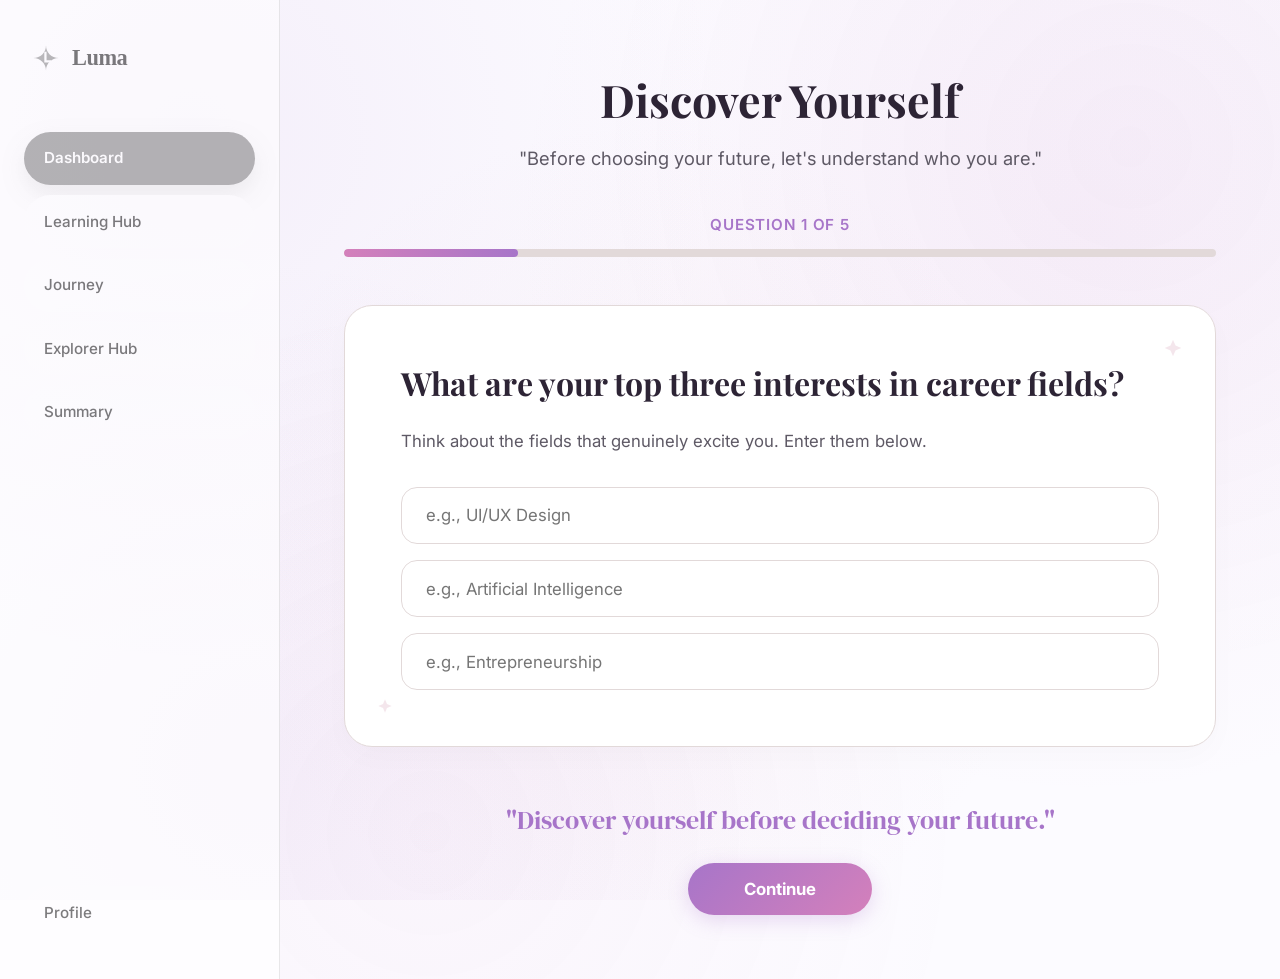
<file: assessment.html>
<!DOCTYPE html>
<html lang="en">
<head>
    <meta charset="UTF-8">
    <meta name="viewport" content="width=device-width, initial-scale=1.0">
    <title>Discovery Assessment | Luma</title>
    <!-- Google Fonts -->
    <link rel="preconnect" href="https://fonts.googleapis.com">
    <link rel="preconnect" href="https://fonts.gstatic.com" crossorigin>
    <link href="https://fonts.googleapis.com/css2?family=DM+Serif+Display&family=Inter:wght@400;500;600;700&family=Playfair+Display:ital,wght@0,600;0,700;1,600;1,700&display=swap" rel="stylesheet">
    <!-- Main CSS -->
    <link rel="stylesheet" href="index.css">
    
    <style>
        /* Fade in transition for premium feel */
        @keyframes fadeInPage {
            from { opacity: 0; transform: translateY(8px); }
            to { opacity: 1; transform: translateY(0); }
        }
        .assessment-body {
            animation: fadeInPage 0.5s ease-out forwards;
        }

        /* Scoped override for Discovery Assessment Page */
        .assessment-body .dash-sidebar {
            width: 280px;
            padding: 2.5rem 1.5rem;
            background-color: rgba(255, 255, 255, 0.95);
            border-right: 1px solid var(--color-neutral);
            display: flex;
            flex-direction: column;
            justify-content: space-between;
            position: fixed;
            top: 0;
            bottom: 0;
            left: 0;
            z-index: 100;
            backdrop-filter: blur(20px);
            /* Disabled styles */
            pointer-events: none;
            opacity: 0.6;
            filter: grayscale(1);
        }

        .assessment-body .dash-main {
            margin-left: 280px;
            padding: 4rem;
            display: flex;
            flex-direction: column;
            align-items: center;
            min-height: 100vh;
            background-image: 
                radial-gradient(circle at 85% 15%, rgba(167, 117, 201, 0.05) 0%, transparent 45%),
                radial-gradient(circle at 15% 85%, rgba(212, 128, 187, 0.05) 0%, transparent 45%);
        }

        .assessment-container {
            width: 100%;
            max-width: 900px;
            display: flex;
            flex-direction: column;
            gap: 2.5rem;
        }

        .assessment-card {
            background-color: var(--color-white);
            border: 1px solid var(--color-neutral);
            border-radius: 28px;
            padding: 3.5rem;
            box-shadow: 0 10px 30px rgba(0, 0, 0, 0.02);
            transition: var(--transition-smooth);
            position: relative;
        }

        /* Sparkles decoration */
        .sparkle-decor {
            position: absolute;
            color: var(--color-accent);
            opacity: 0.3;
            pointer-events: none;
        }

        /* Progress Bar styles */
        .progress-indicator-container {
            text-align: center;
            margin-bottom: 0.5rem;
        }
        .progress-text {
            font-family: var(--font-body);
            font-weight: 600;
            color: var(--color-primary);
            font-size: 0.95rem;
            margin-bottom: 0.75rem;
            letter-spacing: 0.05em;
            text-transform: uppercase;
        }
        .progress-bar-outer {
            width: 100%;
            height: 8px;
            background-color: var(--color-neutral);
            border-radius: 4px;
            overflow: hidden;
        }
        .progress-bar-inner {
            height: 100%;
            background: linear-gradient(90deg, var(--color-secondary), var(--color-primary));
            width: 20%;
            border-radius: 4px;
            transition: width 0.5s cubic-bezier(0.16, 1, 0.3, 1);
        }

        /* Question boxes transitions */
        .question-step {
            display: none;
            flex-direction: column;
            gap: 1.5rem;
            animation: fadeInAssessment 0.4s cubic-bezier(0.16, 1, 0.3, 1) forwards;
        }
        .question-step.active {
            display: flex;
        }

        @keyframes fadeInAssessment {
            from { opacity: 0; transform: translateY(15px); }
            to { opacity: 1; transform: translateY(0); }
        }

        .question-title {
            font-family: 'Playfair Display', serif;
            font-weight: 700;
            font-size: 2rem;
            color: var(--color-text-heading);
            line-height: 1.3;
            margin: 0;
        }
        .question-description {
            font-family: var(--font-body);
            font-size: 1.05rem;
            color: var(--color-text-body);
            margin: 0;
            line-height: 1.6;
        }

        /* Input Controls */
        .assessment-input-box {
            width: 100%;
            padding: 1.1rem 1.5rem;
            border: 1.5px solid var(--color-neutral);
            border-radius: 16px;
            font-family: var(--font-body);
            font-size: 1.05rem;
            color: var(--color-text-heading);
            background-color: var(--color-bg);
            transition: var(--transition-smooth);
        }
        .assessment-input-box:focus {
            outline: none;
            border-color: var(--color-primary);
            box-shadow: 0 0 0 4px rgba(167, 117, 201, 0.15);
            background-color: var(--color-white);
        }

        .assessment-textarea {
            min-height: 160px;
            resize: vertical;
        }

        /* Selection Cards (Question 5) */
        .option-cards-grid {
            display: grid;
            grid-template-columns: repeat(2, 1fr);
            gap: 1.5rem;
            margin-top: 0.5rem;
        }

        @media (max-width: 640px) {
            .option-cards-grid {
                grid-template-columns: 1fr;
            }
            .assessment-body .dash-sidebar {
                display: none;
            }
            .assessment-body .dash-main {
                margin-left: 0;
                padding: 2rem 1rem;
            }
            .assessment-card {
                padding: 2rem 1.5rem;
            }
        }

        .selection-premium-card {
            background-color: var(--color-white);
            border: 2px solid var(--color-neutral);
            border-radius: 20px;
            padding: 2rem;
            display: flex;
            align-items: flex-start;
            gap: 1.25rem;
            cursor: pointer;
            transition: var(--transition-smooth);
        }
        .selection-premium-card:hover {
            transform: translateY(-3px);
            border-color: var(--color-primary);
            box-shadow: 0 4px 15px rgba(167, 117, 201, 0.08);
        }
        .selection-icon-wrapper {
            width: 48px;
            height: 48px;
            border-radius: 12px;
            background-color: rgba(167, 117, 201, 0.08);
            color: var(--color-primary);
            display: flex;
            align-items: center;
            justify-content: center;
            font-size: 1.5rem;
            flex-shrink: 0;
            transition: var(--transition-smooth);
        }

        .selection-premium-card.selected {
            background-color: var(--color-primary);
            border-color: var(--color-primary);
            color: var(--color-white);
            box-shadow: 0 8px 25px rgba(167, 117, 201, 0.3);
        }
        .selection-premium-card.selected .selection-icon-wrapper {
            background-color: rgba(255, 255, 255, 0.2);
            color: var(--color-white);
        }
        .selection-premium-card.selected h4 {
            color: var(--color-white) !important;
        }

        /* Bottom Section Styles */
        .assessment-bottom-row {
            text-align: center;
            display: flex;
            flex-direction: column;
            align-items: center;
            gap: 1.5rem;
            margin-top: 1rem;
        }
    </style>
</head>
<body class="dash-body assessment-body">
    <!-- Sidebar Navigation (Disabled / Mandatory Assessment Cover) -->
    <aside class="dash-sidebar">
        <div>
            <div class="sidebar-brand">
                <svg width="28" height="28" viewBox="0 0 100 100" fill="none" xmlns="http://www.w3.org/2000/svg">
                    <defs>
                        <linearGradient id="logoGradAssess" x1="0%" y1="0%" x2="100%" y2="100%">
                            <stop offset="0%" stop-color="#D480BB" />
                            <stop offset="100%" stop-color="#A775C9" />
                        </linearGradient>
                    </defs>
                    <mask id="logoLMaskAssess">
                        <rect width="100" height="100" fill="white" />
                        <path d="M 44,28 H 52 V 58 H 68 V 66 H 44 Z" fill="black" />
                    </mask>
                    <path d="M 50,5 C 50,30 30,50 5,50 C 30,50 50,70 50,95 C 50,70 70,50 95,50 C 70,50 50,30 50,5 Z" fill="url(#logoGradAssess)" mask="url(#logoLMaskAssess)" />
                </svg>
                <span class="logo-text" style="font-size: 1.4rem;">Luma</span>
            </div>

            <nav class="sidebar-links">
                <a href="#" class="sidebar-item active">Dashboard</a>
                <a href="#" class="sidebar-item">Learning Hub</a>
                <a href="#" class="sidebar-item">Journey</a>
                <a href="#" class="sidebar-item">Explorer Hub</a>
                <a href="#" class="sidebar-item">Summary</a>
            </nav>
        </div>
        <div class="sidebar-profile">
            <span>Profile</span>
        </div>
    </aside>

    <!-- Main Container -->
    <main class="dash-main">
        <div class="assessment-container">
            <!-- Header Section -->
            <div style="text-align: center; display: flex; flex-direction: column; gap: 0.5rem;">
                <h1 style="font-family: 'Playfair Display', serif; font-weight: 700; font-size: 2.8rem; color: var(--color-text-heading); margin: 0;">Discover Yourself</h1>
                <p style="font-family: var(--font-body); font-size: 1.15rem; color: var(--color-text-body); margin: 0;">"Before choosing your future, let's understand who you are."</p>
            </div>

            <!-- Progress Tracker -->
            <div class="progress-indicator-container">
                <div class="progress-text" id="progress-indicator-text">Question 1 of 5</div>
                <div class="progress-bar-outer">
                    <div class="progress-bar-inner" id="progress-indicator-fill"></div>
                </div>
            </div>

            <!-- Question Card -->
            <div class="assessment-card">
                <!-- Subtle Sparkles Decoration -->
                <svg class="sparkle-decor" style="top: 2rem; right: 2rem;" width="20" height="20" viewBox="0 0 24 24" fill="currentColor"><path d="M12 2l3 7 7 3-7 3-3 7-3-7-7-3 7-3z"/></svg>
                <svg class="sparkle-decor" style="bottom: 2rem; left: 2rem;" width="16" height="16" viewBox="0 0 24 24" fill="currentColor"><path d="M12 2l3 7 7 3-7 3-3 7-3-7-7-3 7-3z"/></svg>

                <form id="assessment-form" onsubmit="event.preventDefault();">
                    <!-- QUESTION 1 -->
                    <div class="question-step active" id="step-1">
                        <h2 class="question-title">What are your top three interests in career fields?</h2>
                        <p class="question-description">Think about the fields that genuinely excite you. Enter them below.</p>
                        <div style="display: flex; flex-direction: column; gap: 1rem; margin-top: 0.5rem;">
                            <input type="text" id="interest-1" class="assessment-input-box" placeholder="e.g., UI/UX Design" required>
                            <input type="text" id="interest-2" class="assessment-input-box" placeholder="e.g., Artificial Intelligence" required>
                            <input type="text" id="interest-3" class="assessment-input-box" placeholder="e.g., Entrepreneurship" required>
                        </div>
                    </div>

                    <!-- QUESTION 2 -->
                    <div class="question-step" id="step-2">
                        <h2 class="question-title">Which activity makes you lose track of time?</h2>
                        <p class="question-description">Think about something you enjoy so much that hours pass without noticing.</p>
                        <textarea id="time-loss-activity" class="assessment-input-box assessment-textarea" placeholder="Example: &quot;I enjoy designing interfaces and experimenting with colors.&quot;" required></textarea>
                    </div>

                    <!-- QUESTION 3 -->
                    <div class="question-step" id="step-3">
                        <h2 class="question-title">What's one thing you're confident in doing but not an expert at yet?</h2>
                        <p class="question-description">Choose something you naturally enjoy and believe you can improve.</p>
                        <textarea id="confident-skill" class="assessment-input-box assessment-textarea" placeholder="Example: &quot;I enjoy editing videos and believe I could become really good with practice.&quot;" required></textarea>
                    </div>

                    <!-- QUESTION 4 -->
                    <div class="question-step" id="step-4">
                        <h2 class="question-title">If failure wasn't a problem, what would you like to pursue?</h2>
                        <p class="question-description">Imagine there were no risks, judgments, or financial constraints.</p>
                        <textarea id="pursuit-dream" class="assessment-input-box assessment-textarea" placeholder="Example: &quot;I would love to build my own startup that helps students.&quot;" required></textarea>
                    </div>

                    <!-- QUESTION 5 -->
                    <div class="question-step" id="step-5">
                        <h2 class="question-title">Which statement describes you the best?</h2>
                        <p class="question-description">Select the option that aligns most closely with your personality.</p>
                        
                        <div class="option-cards-grid">
                            <!-- Option 1 -->
                            <div class="selection-premium-card" data-val="Option 1" onclick="selectOptionCard(this);">
                                <div class="selection-icon-wrapper">🧠</div>
                                <div>
                                    <h4 style="font-family: var(--font-body); font-weight: 700; font-size: 1.05rem; margin: 0 0 0.25rem 0; color: var(--color-text-heading);">Problem Solver</h4>
                                    <p style="font-size: 0.9rem; margin: 0; line-height: 1.4;">I love solving logical and technical problems.</p>
                                </div>
                            </div>
                            <!-- Option 2 -->
                            <div class="selection-premium-card" data-val="Option 2" onclick="selectOptionCard(this);">
                                <div class="selection-icon-wrapper">🎨</div>
                                <div>
                                    <h4 style="font-family: var(--font-body); font-weight: 700; font-size: 1.05rem; margin: 0 0 0.25rem 0; color: var(--color-text-heading);">Visual Creator</h4>
                                    <p style="font-size: 0.9rem; margin: 0; line-height: 1.4;">I enjoy designing, creating and expressing ideas visually.</p>
                                </div>
                            </div>
                            <!-- Option 3 -->
                            <div class="selection-premium-card" data-val="Option 3" onclick="selectOptionCard(this);">
                                <div class="selection-icon-wrapper">🚀</div>
                                <div>
                                    <h4 style="font-family: var(--font-body); font-weight: 700; font-size: 1.05rem; margin: 0 0 0.25rem 0; color: var(--color-text-heading);">Leader</h4>
                                    <p style="font-size: 0.9rem; margin: 0; line-height: 1.4;">I enjoy leading people and turning ideas into reality.</p>
                                </div>
                            </div>
                            <!-- Option 4 -->
                            <div class="selection-premium-card" data-val="Option 4" onclick="selectOptionCard(this);">
                                <div class="selection-icon-wrapper">💖</div>
                                <div>
                                    <h4 style="font-family: var(--font-body); font-weight: 700; font-size: 1.05rem; margin: 0 0 0.25rem 0; color: var(--color-text-heading);">Guide</h4>
                                    <p style="font-size: 0.9rem; margin: 0; line-height: 1.4;">I enjoy understanding people and helping them grow.</p>
                                </div>
                            </div>
                        </div>
                        <input type="hidden" id="selected-profile-statement" required>
                    </div>
                </form>
            </div>

            <!-- Bottom Section Quote & Trigger -->
            <div class="assessment-bottom-row">
                <p style="font-family: 'DM Serif Display', serif; font-size: 1.6rem; font-weight: normal; color: var(--color-primary); margin: 0; line-height: 1.4;">
                    "Discover yourself before deciding your future."
                </p>
                <button id="assessment-continue-btn" class="btn btn-solid" style="background: linear-gradient(135deg, var(--color-primary) 0%, var(--color-secondary) 100%); color: var(--color-white); border: none; padding: 1rem 3.5rem; font-weight: 700; border-radius: 50px; font-size: 1.05rem; box-shadow: 0 5px 20px rgba(167, 117, 201, 0.25);">
                    Continue
                </button>
            </div>
        </div>
    </main>

    <!-- Assessment Flow Manager Logic -->
    <script>
        let currentStep = 1;
        const totalSteps = 5;

        const stepViews = [
            document.getElementById('step-1'),
            document.getElementById('step-2'),
            document.getElementById('step-3'),
            document.getElementById('step-4'),
            document.getElementById('step-5')
        ];

        const textIndicator = document.getElementById('progress-indicator-text');
        const fillIndicator = document.getElementById('progress-indicator-fill');
        const continueBtn = document.getElementById('assessment-continue-btn');

        // Selection Cards logic
        window.selectOptionCard = (card) => {
            const allCards = document.querySelectorAll('.selection-premium-card');
            allCards.forEach(c => c.classList.remove('selected'));
            card.classList.add('selected');
            document.getElementById('selected-profile-statement').value = card.getAttribute('data-val');
        };

        // Continue trigger
        continueBtn.addEventListener('click', () => {
            // Validate current step
            if (!validateCurrentStep()) {
                alert('Please answer the question before continuing.');
                return;
            }

            if (currentStep < totalSteps) {
                // Advance step
                stepViews[currentStep - 1].classList.remove('active');
                currentStep++;
                stepViews[currentStep - 1].classList.add('active');

                // Update progress bar
                textIndicator.textContent = `Question ${currentStep} of ${totalSteps}`;
                fillIndicator.style.width = `${(currentStep / totalSteps) * 100}%`;
            } else {
                // Done! Save to localStorage
                saveAssessmentAnswers();
                window.location.href = '/recommendations';
            }
        });

        const validateCurrentStep = () => {
            if (currentStep === 1) {
                const i1 = document.getElementById('interest-1').value.trim();
                const i2 = document.getElementById('interest-2').value.trim();
                const i3 = document.getElementById('interest-3').value.trim();
                return i1 !== '' && i2 !== '' && i3 !== '';
            } else if (currentStep === 2) {
                return document.getElementById('time-loss-activity').value.trim() !== '';
            } else if (currentStep === 3) {
                return document.getElementById('confident-skill').value.trim() !== '';
            } else if (currentStep === 4) {
                return document.getElementById('pursuit-dream').value.trim() !== '';
            } else if (currentStep === 5) {
                return document.getElementById('selected-profile-statement').value !== '';
            }
            return false;
        };

        const saveAssessmentAnswers = () => {
            const answers = {
                interests: [
                    document.getElementById('interest-1').value.trim(),
                    document.getElementById('interest-2').value.trim(),
                    document.getElementById('interest-3').value.trim()
                ],
                timeLoss: document.getElementById('time-loss-activity').value.trim(),
                confidentSkill: document.getElementById('confident-skill').value.trim(),
                pursuitDream: document.getElementById('pursuit-dream').value.trim(),
                selectedProfile: document.getElementById('selected-profile-statement').value
            };
            localStorage.setItem('luma_assessment_answers', JSON.stringify(answers));
        };
    </script>
</body>
</html>
</file>
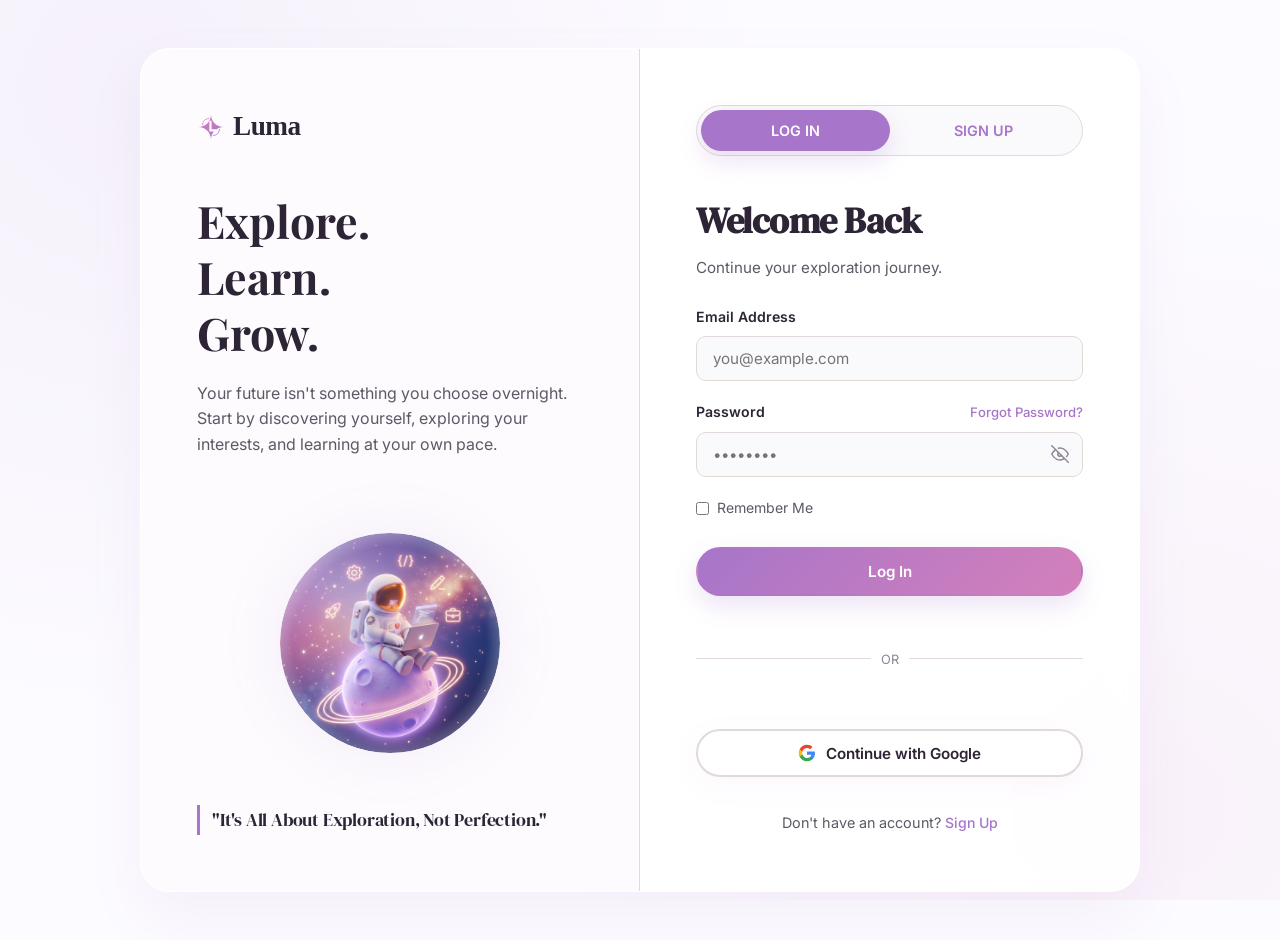
<file: auth.html>
<!DOCTYPE html>
<html lang="en">
<head>
    <meta charset="UTF-8">
    <meta name="viewport" content="width=device-width, initial-scale=1.0">
    <title>Luma — Explore. Learn. Grow.</title>
    <meta name="description" content="Access your Luma account to continue your career discovery assessment, learning paths, and progress report.">
    <!-- Google Fonts -->
    <link rel="preconnect" href="https://fonts.googleapis.com">
    <link rel="preconnect" href="https://fonts.gstatic.com" crossorigin>
    <link href="https://fonts.googleapis.com/css2?family=DM+Serif+Display&family=Inter:wght@400;500;600;700&family=Playfair+Display:ital,wght@0,600;0,700;1,600;1,700&display=swap" rel="stylesheet">
    <!-- Main CSS -->
    <link rel="stylesheet" href="index.css">
    
    <!-- Instant check to prevent auth page flash when already logged in -->
    <script>
        if (localStorage.getItem('luma_logged_in') === 'true') {
            window.location.replace('/discovery-assessment');
        }
    </script>
</head>
<body class="auth-page-body">
    <!-- Centered Auth Container -->
    <div class="auth-container">
        <!-- Left Side: Branding and Illustration -->
        <div class="auth-left">
            <a href="/" class="auth-logo">
                <svg width="28" height="28" viewBox="0 0 100 100" fill="none" xmlns="http://www.w3.org/2000/svg">
                    <defs>
                        <linearGradient id="logoGradAuth" x1="0%" y1="0%" x2="100%" y2="100%">
                            <stop offset="0%" stop-color="#D480BB" />
                            <stop offset="100%" stop-color="#A775C9" />
                        </linearGradient>
                    </defs>
                    <mask id="logoLMaskAuth">
                        <rect width="100" height="100" fill="white" />
                        <path d="M 44,28 H 52 V 58 H 68 V 66 H 44 Z" fill="black" />
                    </mask>
                    <path d="M 50,5 C 50,30 30,50 5,50 C 30,50 50,70 50,95 C 50,70 70,50 95,50 C 70,50 50,30 50,5 Z" fill="url(#logoGradAuth)" mask="url(#logoLMaskAuth)" />
                    <path d="M 42,20 C 29,20 20,29 20,42" stroke="#D480BB" stroke-width="3" stroke-linecap="round" fill="none" />
                    <path d="M 58,80 C 71,80 80,71 80,58" stroke="#A775C9" stroke-width="3" stroke-linecap="round" fill="none" />
                </svg>
                <span class="logo-text">Luma</span>
            </a>

            <div class="auth-brand-content">
                <h1 class="auth-heading">
                    Explore.<br>Learn.<br>Grow.
                </h1>
                <p class="auth-paragraph">
                    Your future isn't something you choose overnight. Start by discovering yourself, exploring your interests, and learning at your own pace.
                </p>
            </div>

            <!-- Astronaut Floating Illustration -->
            <div class="auth-astronaut-area">
                <div class="auth-halo"></div>
                <div class="auth-astronaut-wrapper">
                    <img src="assets/astronaut_on_planet.jpg" alt="A cute astronaut sitting peacefully on a glowing lavender planet while working on a laptop" class="auth-astronaut-img">
                </div>
            </div>

            <p class="auth-left-quote">
                "It's All About Exploration, Not Perfection."
            </p>
        </div>

        <!-- Right Side: Forms and Interactive Tabs -->
        <div class="auth-right">
            <!-- Tabs Toggle -->
            <div class="auth-tabs">
                <button class="auth-tab-btn active" id="tab-login" aria-controls="panel-login">LOG IN</button>
                <button class="auth-tab-btn" id="tab-signup" aria-controls="panel-signup">SIGN UP</button>
            </div>

            <!-- LOGIN PANEL -->
            <div class="auth-form-panel active" id="panel-login" role="tabpanel" aria-labelledby="tab-login">
                <div class="auth-form-header">
                    <h2 class="auth-form-title">Welcome Back</h2>
                    <p class="auth-form-subtitle">Continue your exploration journey.</p>
                </div>

                <form class="login-form" id="form-login-action">
                    <!-- Inline validation error message -->
                    <div id="login-error-msg" class="error-msg" style="display: none; color: #EA4335; background-color: rgba(234, 67, 53, 0.08); border: 1.5px solid rgba(234, 67, 53, 0.2); padding: 0.85rem 1rem; border-radius: 12px; font-size: 0.88rem; font-weight: 500; margin-bottom: 1.25rem;"></div>

                    <div class="input-group">
                        <label for="login-email">Email Address</label>
                        <input type="email" id="login-email" required placeholder="you@example.com">
                    </div>

                    <div class="input-group">
                        <div class="label-row">
                            <label for="login-password">Password</label>
                            <a href="#forgot-pw" class="forgot-link" style="font-size: 0.82rem;">Forgot Password?</a>
                        </div>
                        <div class="password-input-wrapper">
                            <input type="password" id="login-password" required placeholder="••••••••">
                            <button type="button" class="password-toggle-icon" aria-label="Toggle password visibility">
                                <!-- Eye off icon initially -->
                                <svg width="18" height="18" viewBox="0 0 24 24" fill="none" stroke="currentColor" stroke-width="2" stroke-linecap="round" stroke-linejoin="round" class="eye-off-svg"><path d="M17.94 17.94A10.07 10.07 0 0 1 12 20c-7 0-11-8-11-8a18.45 18.45 0 0 1 5.06-5.94M9.9 4.24A9.12 9.12 0 0 1 12 4c7 0 11 8 11 8a18.5 18.5 0 0 1-2.16 3.19m-6.72-1.07a3 3 0 1 1-4.24-4.24"></path><line x1="1" y1="1" x2="23" y2="23"></line></svg>
                                <svg width="18" height="18" viewBox="0 0 24 24" fill="none" stroke="currentColor" stroke-width="2" stroke-linecap="round" stroke-linejoin="round" class="eye-on-svg" style="display: none;"><path d="M1 12s4-8 11-8 11 8 11 8-4 8-11 8-11-8-11-8z"></path><circle cx="12" cy="12" r="3"></circle></svg>
                            </button>
                        </div>
                    </div>

                    <div class="form-actions-row">
                        <label class="checkbox-container">
                            <input type="checkbox" id="login-remember">
                            Remember Me
                        </label>
                    </div>

                    <button type="submit" class="btn btn-solid btn-full">Log In</button>
                </form>

                <div class="divider-row">
                    <span>OR</span>
                </div>

                <button type="button" class="btn btn-outline btn-full btn-google" id="login-google-btn">
                    <svg class="google-icon" width="18" height="18" viewBox="0 0 24 24" xmlns="http://www.w3.org/2000/svg">
                        <path d="M22.56 12.25c0-.78-.07-1.53-.2-2.25H12v4.26h5.92c-.26 1.37-1.04 2.53-2.21 3.31v2.77h3.57c2.08-1.92 3.28-4.74 3.28-8.09z" fill="#4285F4"/>
                        <path d="M12 23c2.97 0 5.46-.98 7.28-2.66l-3.57-2.77c-.98.66-2.23 1.06-3.71 1.06-2.86 0-5.29-1.93-6.16-4.53H2.18v2.84C3.99 20.53 7.7 23 12 23z" fill="#34A853"/>
                        <path d="M5.84 14.09c-.22-.66-.35-1.36-.35-2.09s.13-1.43.35-2.09V7.06H2.18C1.43 8.55 1 10.22 1 12s.43 3.45 1.18 4.94l3.66-2.85z" fill="#FBBC05"/>
                        <path d="M12 5.38c1.62 0 3.06.56 4.21 1.64l3.15-3.15C17.45 2.09 14.97 1 12 1 7.7 1 3.99 3.47 2.18 7.06l3.66 2.85c.87-2.6 3.3-4.53 6.16-4.53z" fill="#EA4335"/>
                    </svg>
                    Continue with Google
                </button>

                <p class="auth-bottom-prompt">
                    Don't have an account? <a href="#signup" class="signup-link" id="link-go-to-signup">Sign Up</a>
                </p>
            </div>

            <!-- SIGN UP PANEL -->
            <div class="auth-form-panel" id="panel-signup" role="tabpanel" aria-labelledby="tab-signup">
                <div class="auth-form-header">
                    <h2 class="auth-form-title">Create Your Account</h2>
                    <p class="auth-form-subtitle">Start your journey of exploration.</p>
                </div>

                <form class="login-form" id="form-signup-action">
                    <!-- Inline validation error message -->
                    <div id="signup-error-msg" class="error-msg" style="display: none; color: #EA4335; background-color: rgba(234, 67, 53, 0.08); border: 1.5px solid rgba(234, 67, 53, 0.2); padding: 0.85rem 1rem; border-radius: 12px; font-size: 0.88rem; font-weight: 500; margin-bottom: 1.25rem;"></div>

                    <div class="input-group">
                        <label for="signup-name">Full Name</label>
                        <input type="text" id="signup-name" required placeholder="Amulya R.">
                    </div>

                    <div class="input-group">
                        <label for="signup-email">Email Address</label>
                        <input type="email" id="signup-email" required placeholder="you@example.com">
                    </div>

                    <div class="input-group">
                        <label for="signup-password">Password</label>
                        <div class="password-input-wrapper">
                            <input type="password" id="signup-password" required placeholder="Min 8 characters">
                            <button type="button" class="password-toggle-icon" aria-label="Toggle password visibility">
                                <svg width="18" height="18" viewBox="0 0 24 24" fill="none" stroke="currentColor" stroke-width="2" stroke-linecap="round" stroke-linejoin="round" class="eye-off-svg"><path d="M17.94 17.94A10.07 10.07 0 0 1 12 20c-7 0-11-8-11-8a18.45 18.45 0 0 1 5.06-5.94M9.9 4.24A9.12 9.12 0 0 1 12 4c7 0 11 8 11 8a18.5 18.5 0 0 1-2.16 3.19m-6.72-1.07a3 3 0 1 1-4.24-4.24"></path><line x1="1" y1="1" x2="23" y2="23"></line></svg>
                                <svg width="18" height="18" viewBox="0 0 24 24" fill="none" stroke="currentColor" stroke-width="2" stroke-linecap="round" stroke-linejoin="round" class="eye-on-svg" style="display: none;"><path d="M1 12s4-8 11-8 11 8 11 8-4 8-11 8-11-8-11-8z"></path><circle cx="12" cy="12" r="3"></circle></svg>
                            </button>
                        </div>
                    </div>

                    <!-- Password strength visualizer -->
                    <div class="password-strength-container">
                        <div class="strength-bar-bg">
                            <div class="strength-bar-fill" id="strength-bar"></div>
                        </div>
                        <div class="password-rules">
                            <div class="rule-item" id="rule-length">
                                <svg width="12" height="12" viewBox="0 0 24 24" fill="none" stroke="currentColor" stroke-width="3" stroke-linecap="round" stroke-linejoin="round"><polyline points="20 6 9 17 4 12"></polyline></svg>
                                <span>8+ characters</span>
                            </div>
                            <div class="rule-item" id="rule-upper">
                                <svg width="12" height="12" viewBox="0 0 24 24" fill="none" stroke="currentColor" stroke-width="3" stroke-linecap="round" stroke-linejoin="round"><polyline points="20 6 9 17 4 12"></polyline></svg>
                                <span>1 uppercase letter</span>
                            </div>
                            <div class="rule-item" id="rule-number">
                                <svg width="12" height="12" viewBox="0 0 24 24" fill="none" stroke="currentColor" stroke-width="3" stroke-linecap="round" stroke-linejoin="round"><polyline points="20 6 9 17 4 12"></polyline></svg>
                                <span>1 number</span>
                            </div>
                        </div>
                    </div>

                    <div class="input-group">
                        <label for="signup-confirm">Confirm Password</label>
                        <input type="password" id="signup-confirm" required placeholder="••••••••">
                    </div>

                    <button type="submit" class="btn btn-solid btn-full">Create Account</button>
                </form>

                <div class="divider-row">
                    <span>OR</span>
                </div>

                <button type="button" class="btn btn-outline btn-full btn-google" id="signup-google-btn">
                    <svg class="google-icon" width="18" height="18" viewBox="0 0 24 24" xmlns="http://www.w3.org/2000/svg">
                        <path d="M22.56 12.25c0-.78-.07-1.53-.2-2.25H12v4.26h5.92c-.26 1.37-1.04 2.53-2.21 3.31v2.77h3.57c2.08-1.92 3.28-4.74 3.28-8.09z" fill="#4285F4"/>
                        <path d="M12 23c2.97 0 5.46-.98 7.28-2.66l-3.57-2.77c-.98.66-2.23 1.06-3.71 1.06-2.86 0-5.29-1.93-6.16-4.53H2.18v2.84C3.99 20.53 7.7 23 12 23z" fill="#34A853"/>
                        <path d="M5.84 14.09c-.22-.66-.35-1.36-.35-2.09s.13-1.43.35-2.09V7.06H2.18C1.43 8.55 1 10.22 1 12s.43 3.45 1.18 4.94l3.66-2.85z" fill="#FBBC05"/>
                        <path d="M12 5.38c1.62 0 3.06.56 4.21 1.64l3.15-3.15C17.45 2.09 14.97 1 12 1 7.7 1 3.99 3.47 2.18 7.06l3.66 2.85c.87-2.6 3.3-4.53 6.16-4.53z" fill="#EA4335"/>
                    </svg>
                    Continue with Google
                </button>

                <p class="auth-bottom-prompt">
                    Already have an account? <a href="#login" class="signup-link" id="link-go-to-login">Log In</a>
                </p>
            </div>
        </div>
    </div>

    <!-- Beautiful Loading Screen Overlay -->
    <div class="loading-overlay" id="loading-screen" style="display: none;">
        <div class="loading-content">
            <!-- Sparkle SVG Logo -->
            <svg class="loading-logo logo-icon" width="64" height="64" viewBox="0 0 100 100" fill="none" xmlns="http://www.w3.org/2000/svg">
                <defs>
                    <linearGradient id="logoGradLoading" x1="0%" y1="0%" x2="100%" y2="100%">
                        <stop offset="0%" stop-color="#D480BB" />
                        <stop offset="100%" stop-color="#A775C9" />
                    </linearGradient>
                </defs>
                <mask id="logoLMaskLoading">
                    <rect width="100" height="100" fill="white" />
                    <path d="M 44,28 H 52 V 58 H 68 V 66 H 44 Z" fill="black" />
                </mask>
                <path d="M 50,5 C 50,30 30,50 5,50 C 30,50 50,70 50,95 C 50,70 70,50 95,50 C 70,50 50,30 50,5 Z" fill="url(#logoGradLoading)" mask="url(#logoLMaskLoading)" />
                <path d="M 42,20 C 29,20 20,29 20,42" stroke="#D480BB" stroke-width="3" stroke-linecap="round" fill="none" />
                <path d="M 58,80 C 71,80 80,71 80,58" stroke="#A775C9" stroke-width="3" stroke-linecap="round" fill="none" />
            </svg>
            
            <div class="loading-astronaut-wrapper">
                <div class="loading-halo"></div>
                <img src="assets/astronaut_on_planet.jpg" alt="Loading Astronaut" class="loading-astronaut-img">
            </div>

            <div class="loading-spinner"></div>
            
            <h2 class="loading-title">Welcome to Luma</h2>
            <p class="loading-text">Let's discover what you're meant to explore.</p>
        </div>
        <div class="loading-stars" aria-hidden="true">
            <div class="star star-1" style="top: 15%; left: 20%; width: 12px; height: 12px;"></div>
            <div class="star star-2" style="top: 30%; left: 75%; width: 15px; height: 15px;"></div>
            <div class="star star-3" style="top: 70%; left: 15%; width: 10px; height: 10px;"></div>
            <div class="star star-4" style="top: 80%; left: 80%; width: 14px; height: 14px;"></div>
        </div>
    </div>

    <!-- Main JS -->
    <script src="app.js"></script>
</body>
</html>
</file>
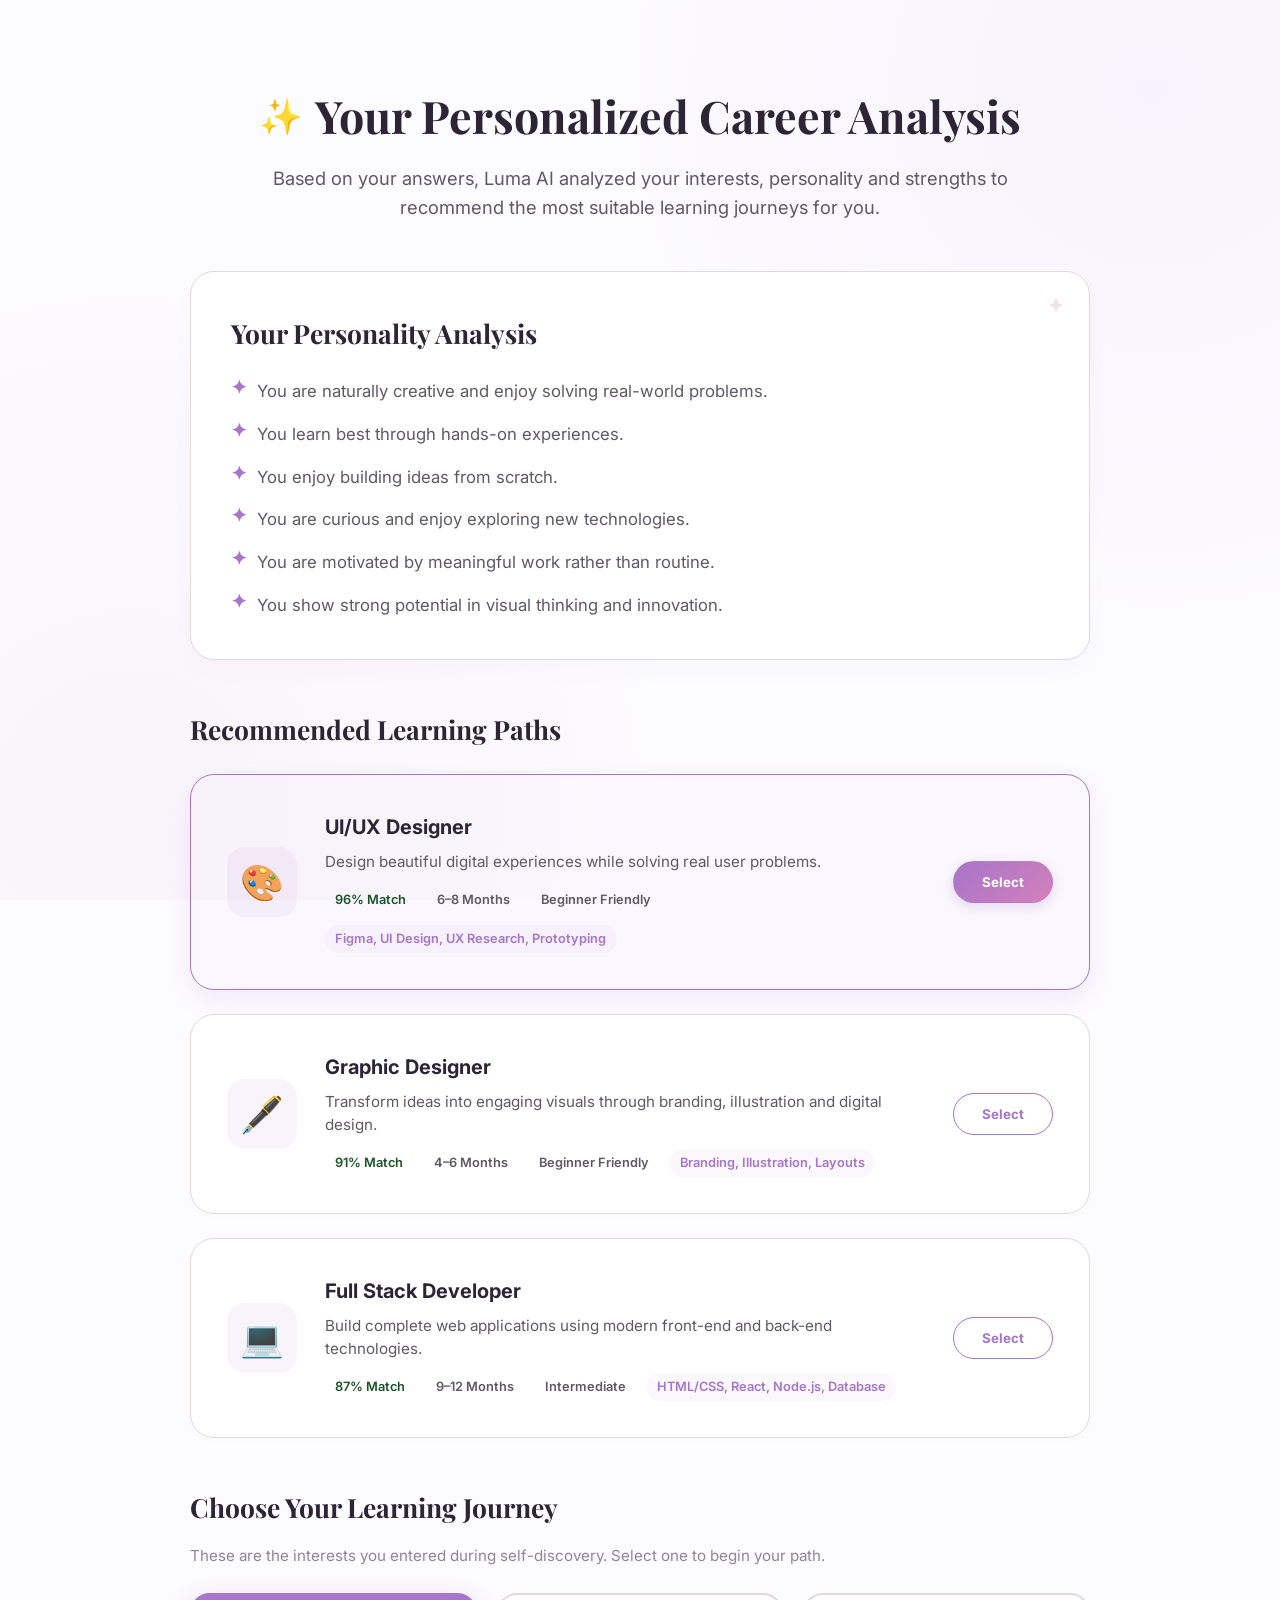
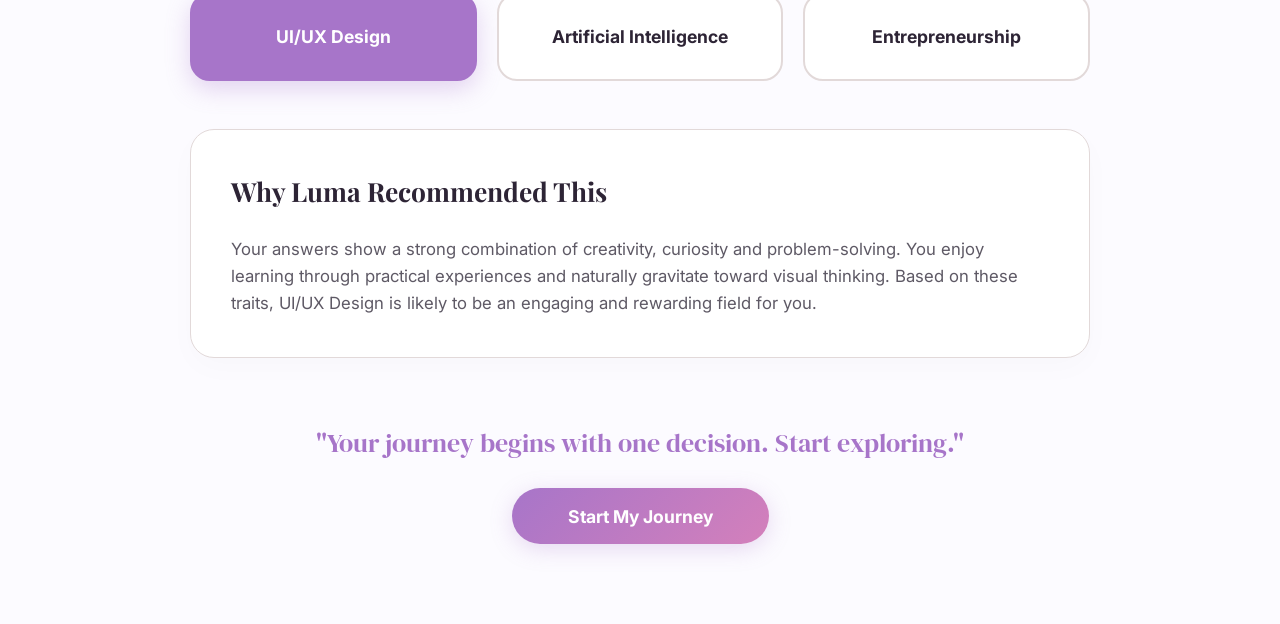
<file: recommendations.html>
<!DOCTYPE html>
<html lang="en">
<head>
    <meta charset="UTF-8">
    <meta name="viewport" content="width=device-width, initial-scale=1.0">
    <title>AI Recommendations | Luma</title>
    <!-- Google Fonts -->
    <link rel="preconnect" href="https://fonts.googleapis.com">
    <link rel="preconnect" href="https://fonts.gstatic.com" crossorigin>
    <link href="https://fonts.googleapis.com/css2?family=DM+Serif+Display&family=Inter:wght@400;500;600;700&family=Playfair+Display:ital,wght@0,600;0,700;1,600;1,700&display=swap" rel="stylesheet">
    <!-- Main CSS -->
    <link rel="stylesheet" href="index.css">

    <style>
        /* Custom Recommendation Layout */
        .recs-body {
            background-color: #FCFBFF;
            font-family: 'Inter', sans-serif;
            color: var(--color-text-body);
            margin: 0;
            padding: 5rem 2rem;
            min-height: 100vh;
            display: flex;
            justify-content: center;
            background-image: 
                radial-gradient(circle at 90% 10%, rgba(167, 117, 201, 0.06) 0%, transparent 40%),
                radial-gradient(circle at 10% 90%, rgba(212, 128, 187, 0.06) 0%, transparent 40%);
        }
        .recs-container {
            width: 100%;
            max-width: 900px;
            display: flex;
            flex-direction: column;
            gap: 3rem;
        }

        /* Sparkles decoration */
        .sparkle-decor {
            position: absolute;
            color: var(--color-accent);
            opacity: 0.35;
            pointer-events: none;
        }

        /* AI Header section */
        .recs-header-row {
            text-align: center;
            display: flex;
            flex-direction: column;
            align-items: center;
            gap: 0.75rem;
        }
        .ai-title-wrapper {
            display: inline-flex;
            align-items: center;
            gap: 12px;
            justify-content: center;
        }
        .ai-glow-icon {
            font-size: 2.2rem;
            animation: recsSparkle 1.8s infinite alternate;
        }
        @keyframes recsSparkle {
            0% { transform: scale(1); filter: drop-shadow(0 0 2px rgba(167, 117, 201, 0.5)); }
            100% { transform: scale(1.15); filter: drop-shadow(0 0 10px rgba(167, 117, 201, 0.85)); }
        }

        /* Card panels */
        .recs-premium-card {
            background-color: var(--color-white);
            border: 1px solid var(--color-neutral);
            border-radius: 24px;
            padding: 2.5rem;
            box-shadow: 0 10px 30px rgba(0, 0, 0, 0.02);
            position: relative;
            display: flex;
            flex-direction: column;
            gap: 1.5rem;
        }

        /* Insights grid */
        .insights-grid {
            display: grid;
            grid-template-columns: 1fr;
            gap: 1rem;
        }
        .insight-item {
            display: flex;
            align-items: flex-start;
            gap: 10px;
            font-size: 1.05rem;
            line-height: 1.6;
        }
        .insight-bullet {
            color: var(--color-primary);
            font-weight: 700;
            font-size: 1.2rem;
            line-height: 1;
        }

        /* Recommended Paths vertical stack */
        .recommended-paths-stack {
            display: flex;
            flex-direction: column;
            gap: 1.5rem;
        }
        .path-recommendation-card {
            background-color: var(--color-white);
            border: 1px solid var(--color-neutral);
            border-radius: 24px;
            padding: 2.25rem;
            display: flex;
            gap: 1.75rem;
            align-items: center;
            cursor: pointer;
            transition: var(--transition-smooth);
            box-shadow: 0 4px 15px rgba(0, 0, 0, 0.01);
            position: relative;
        }
        .path-recommendation-card:hover {
            transform: translateY(-4px);
            border-color: var(--color-primary);
            box-shadow: 0 10px 25px rgba(167, 117, 201, 0.08);
        }
        
        .path-recommendation-card.selected {
            border-color: var(--color-primary);
            background-color: rgba(167, 117, 201, 0.02);
            box-shadow: 0 10px 25px rgba(167, 117, 201, 0.12);
        }

        @media (max-width: 768px) {
            .path-recommendation-card {
                flex-direction: column;
                align-items: flex-start;
                gap: 1.25rem;
                padding: 1.75rem;
            }
        }

        .path-icon-container {
            width: 70px;
            height: 70px;
            border-radius: 18px;
            background-color: rgba(167, 117, 201, 0.08);
            color: var(--color-primary);
            display: flex;
            align-items: center;
            justify-content: center;
            font-size: 2.2rem;
            flex-shrink: 0;
        }

        .path-details-box {
            flex-grow: 1;
            display: flex;
            flex-direction: column;
            gap: 0.5rem;
        }
        
        .path-meta-row {
            display: flex;
            flex-wrap: wrap;
            gap: 10px;
            align-items: center;
            margin-top: 0.25rem;
        }
        .path-meta-tag {
            font-size: 0.8rem;
            padding: 0.25rem 0.65rem;
            border-radius: 50px;
            font-weight: 600;
            background-color: var(--color-bg);
            color: var(--color-text-body);
        }
        .path-meta-tag.match {
            background-color: var(--color-success);
            color: #1b5329;
        }

        .path-select-wrapper {
            flex-shrink: 0;
        }
        .btn-select-path {
            background-color: var(--color-white);
            border: 1.5px solid var(--color-primary);
            color: var(--color-primary);
            font-weight: 700;
            padding: 0.75rem 1.75rem;
            border-radius: 50px;
            cursor: pointer;
            transition: var(--transition-smooth);
            font-family: var(--font-body);
        }
        .path-recommendation-card.selected .btn-select-path {
            background: linear-gradient(135deg, var(--color-primary) 0%, var(--color-secondary) 100%);
            border-color: transparent;
            color: var(--color-white);
            box-shadow: 0 4px 12px rgba(167, 117, 201, 0.25);
        }

        /* Choose your journey items */
        .picks-grid {
            display: grid;
            grid-template-columns: repeat(3, 1fr);
            gap: 1.25rem;
        }
        @media (max-width: 640px) {
            .picks-grid {
                grid-template-columns: 1fr;
            }
        }
        .pick-card-item {
            background-color: var(--color-white);
            border: 2.5px solid var(--color-neutral);
            border-radius: 20px;
            padding: 1.75rem;
            text-align: center;
            cursor: pointer;
            transition: var(--transition-smooth);
            font-family: var(--font-body);
            font-weight: 700;
            font-size: 1.1rem;
            color: var(--color-text-heading);
        }
        .pick-card-item:hover {
            transform: translateY(-3px);
            border-color: var(--color-primary);
        }
        .pick-card-item.selected {
            background-color: var(--color-primary);
            border-color: var(--color-primary);
            color: var(--color-white);
            box-shadow: 0 8px 25px rgba(167, 117, 201, 0.3);
        }

        /* Bottom quote and trigger button */
        .recs-bottom-row {
            text-align: center;
            display: flex;
            flex-direction: column;
            align-items: center;
            gap: 1.5rem;
            margin-top: 1rem;
        }
    </style>
</head>
<body class="recs-body">
    <div class="recs-container">
        <!-- Header Section -->
        <header class="recs-header-row">
            <div class="ai-title-wrapper">
                <span class="ai-glow-icon">✨</span>
                <h1 style="font-family: 'Playfair Display', serif; font-weight: 700; font-size: 2.8rem; color: var(--color-text-heading); margin: 0;">Your Personalized Career Analysis</h1>
            </div>
            <p style="font-family: var(--font-body); font-size: 1.15rem; color: var(--color-text-body); max-width: 750px; line-height: 1.6; margin: 0;">
                Based on your answers, Luma AI analyzed your interests, personality and strengths to recommend the most suitable learning journeys for you.
            </p>
        </header>

        <!-- SECTION 1: Personality Analysis Insights -->
        <section class="recs-premium-card">
            <svg class="sparkle-decor" style="top: 1.5rem; right: 1.5rem;" width="18" height="18" viewBox="0 0 24 24" fill="currentColor"><path d="M12 2l3 7 7 3-7 3-3 7-3-7-7-3 7-3z"/></svg>
            <h2 style="font-family: 'Playfair Display', serif; font-weight: 700; font-size: 1.65rem; color: var(--color-text-heading); margin: 0;">Your Personality Analysis</h2>
            
            <div class="insights-grid">
                <div class="insight-item">
                    <span class="insight-bullet">✦</span>
                    <span>You are naturally creative and enjoy solving real-world problems.</span>
                </div>
                <div class="insight-item">
                    <span class="insight-bullet">✦</span>
                    <span>You learn best through hands-on experiences.</span>
                </div>
                <div class="insight-item">
                    <span class="insight-bullet">✦</span>
                    <span>You enjoy building ideas from scratch.</span>
                </div>
                <div class="insight-item">
                    <span class="insight-bullet">✦</span>
                    <span>You are curious and enjoy exploring new technologies.</span>
                </div>
                <div class="insight-item">
                    <span class="insight-bullet">✦</span>
                    <span>You are motivated by meaningful work rather than routine.</span>
                </div>
                <div class="insight-item">
                    <span class="insight-bullet">✦</span>
                    <span>You show strong potential in visual thinking and innovation.</span>
                </div>
            </div>
        </section>

        <!-- SECTION 2: AI Recommended Careers (3 cards vertically) -->
        <section style="display: flex; flex-direction: column; gap: 1.5rem;">
            <h2 style="font-family: 'Playfair Display', serif; font-weight: 700; font-size: 1.65rem; color: var(--color-text-heading); margin: 0;">Recommended Learning Paths</h2>
            
            <div class="recommended-paths-stack">
                <!-- Recommended 1: UI/UX Designer -->
                <div class="path-recommendation-card selected" onclick="selectPath(this, 'UI/UX Design');">
                    <div class="path-icon-container">🎨</div>
                    <div class="path-details-box">
                        <h3 style="font-family: var(--font-body); font-weight: 700; font-size: 1.25rem; margin: 0; color: var(--color-text-heading);">UI/UX Designer</h3>
                        <p style="font-size: 0.95rem; margin: 0; line-height: 1.5;">Design beautiful digital experiences while solving real user problems.</p>
                        <div class="path-meta-row">
                            <span class="path-meta-tag match">96% Match</span>
                            <span class="path-meta-tag">6–8 Months</span>
                            <span class="path-meta-tag">Beginner Friendly</span>
                            <span class="path-meta-tag" style="background-color: rgba(167,117,201,0.05); color: var(--color-primary);">Figma, UI Design, UX Research, Prototyping</span>
                        </div>
                    </div>
                    <div class="path-select-wrapper">
                        <button class="btn-select-path">Select</button>
                    </div>
                </div>

                <!-- Recommended 2: Graphic Designer -->
                <div class="path-recommendation-card" onclick="selectPath(this, 'Graphic Design');">
                    <div class="path-icon-container">🖋️</div>
                    <div class="path-details-box">
                        <h3 style="font-family: var(--font-body); font-weight: 700; font-size: 1.25rem; margin: 0; color: var(--color-text-heading);">Graphic Designer</h3>
                        <p style="font-size: 0.95rem; margin: 0; line-height: 1.5;">Transform ideas into engaging visuals through branding, illustration and digital design.</p>
                        <div class="path-meta-row">
                            <span class="path-meta-tag match">91% Match</span>
                            <span class="path-meta-tag">4–6 Months</span>
                            <span class="path-meta-tag">Beginner Friendly</span>
                            <span class="path-meta-tag" style="background-color: rgba(167,117,201,0.05); color: var(--color-primary);">Branding, Illustration, Layouts</span>
                        </div>
                    </div>
                    <div class="path-select-wrapper">
                        <button class="btn-select-path">Select</button>
                    </div>
                </div>

                <!-- Recommended 3: Full Stack Developer -->
                <div class="path-recommendation-card" onclick="selectPath(this, 'Full Stack Development');">
                    <div class="path-icon-container">💻</div>
                    <div class="path-details-box">
                        <h3 style="font-family: var(--font-body); font-weight: 700; font-size: 1.25rem; margin: 0; color: var(--color-text-heading);">Full Stack Developer</h3>
                        <p style="font-size: 0.95rem; margin: 0; line-height: 1.5;">Build complete web applications using modern front-end and back-end technologies.</p>
                        <div class="path-meta-row">
                            <span class="path-meta-tag match">87% Match</span>
                            <span class="path-meta-tag">9–12 Months</span>
                            <span class="path-meta-tag">Intermediate</span>
                            <span class="path-meta-tag" style="background-color: rgba(167,117,201,0.05); color: var(--color-primary);">HTML/CSS, React, Node.js, Database</span>
                        </div>
                    </div>
                    <div class="path-select-wrapper">
                        <button class="btn-select-path">Select</button>
                    </div>
                </div>
            </div>
            <input type="hidden" id="selected-path-name" value="UI/UX Design">
        </section>

        <!-- SECTION 3: YOUR PICKS (dynamically read interests) -->
        <section style="display: flex; flex-direction: column; gap: 1.5rem;">
            <h2 style="font-family: 'Playfair Display', serif; font-weight: 700; font-size: 1.65rem; color: var(--color-text-heading); margin: 0;">Choose Your Learning Journey</h2>
            <p style="font-size: 0.95rem; color: var(--color-text-muted); margin-top: -0.5rem;">These are the interests you entered during self-discovery. Select one to begin your path.</p>
            
            <div class="picks-grid" id="picks-container-element">
                <!-- Fallback fallback values, updated dynamically by script on load -->
                <div class="pick-card-item selected" onclick="selectPickCard(this);">UI/UX Design</div>
                <div class="pick-card-item" onclick="selectPickCard(this);">Artificial Intelligence</div>
                <div class="pick-card-item" onclick="selectPickCard(this);">Entrepreneurship</div>
            </div>
        </section>

        <!-- SECTION 4: WHY THIS MATCH? -->
        <section class="recs-premium-card">
            <h2 style="font-family: 'Playfair Display', serif; font-weight: 700; font-size: 1.65rem; color: var(--color-text-heading); margin: 0;">Why Luma Recommended This</h2>
            <p style="font-size: 1.05rem; line-height: 1.6; margin: 0;" id="match-rationale-text">
                Your answers show a strong combination of creativity, curiosity and problem-solving. You enjoy learning through practical experiences and naturally gravitate toward visual thinking. Based on these traits, UI/UX Design is likely to be an engaging and rewarding field for you.
            </p>
        </section>

        <!-- BOTTOM SECTION -->
        <footer class="recs-bottom-row">
            <p style="font-family: 'DM Serif Display', serif; font-size: 1.65rem; color: var(--color-primary); margin: 0;">
                "Your journey begins with one decision. Start exploring."
            </p>
            <button id="start-journey-btn" class="btn btn-solid" style="background: linear-gradient(135deg, var(--color-primary) 0%, var(--color-secondary) 100%); color: var(--color-white); border: none; padding: 1.1rem 3.5rem; font-weight: 700; border-radius: 50px; font-size: 1.1rem; box-shadow: 0 5px 22px rgba(167, 117, 201, 0.25);">
                Start My Journey
            </button>
        </footer>
    </div>

    <!-- Recommendations Manager Logic -->
    <script>
        document.addEventListener('DOMContentLoaded', () => {
            const picksContainer = document.getElementById('picks-container-element');
            const matchRationale = document.getElementById('match-rationale-text');
            const startBtn = document.getElementById('start-journey-btn');

            // Load saved interests dynamically
            const answersStr = localStorage.getItem('luma_assessment_answers');
            if (answersStr) {
                try {
                    const answers = JSON.parse(answersStr);
                    if (answers.interests && answers.interests.length >= 3) {
                        // Clear picks and render
                        picksContainer.innerHTML = '';
                        answers.interests.forEach((interest, idx) => {
                            const card = document.createElement('div');
                            card.className = `pick-card-item ${idx === 0 ? 'selected' : ''}`;
                            card.textContent = interest;
                            card.onclick = () => selectPickCard(card);
                            picksContainer.appendChild(card);
                        });
                        
                        // Select default career match based on first interest
                        const firstInterest = answers.interests[0];
                        updateSelectedCareer(firstInterest);
                    }
                } catch(e) {
                    console.error("Error parsing assessment details", e);
                }
            }

            // Path cards selection
            window.selectPath = (card, pathName) => {
                const cards = document.querySelectorAll('.path-recommendation-card');
                cards.forEach(c => c.classList.remove('selected'));
                card.classList.add('selected');
                
                document.getElementById('selected-path-name').value = pathName;
                
                // Highlight the matching pick card
                const pickCards = document.querySelectorAll('.pick-card-item');
                pickCards.forEach(p => {
                    if (p.textContent.trim().toLowerCase() === pathName.toLowerCase()) {
                        p.classList.add('selected');
                    } else {
                        p.classList.remove('selected');
                    }
                });

                updateRationale(pathName);
            };

            // Interest pick selection
            window.selectPickCard = (card) => {
                const pickCards = document.querySelectorAll('.pick-card-item');
                pickCards.forEach(p => p.classList.remove('selected'));
                card.classList.add('selected');

                const name = card.textContent.trim();
                document.getElementById('selected-path-name').value = name;

                // Sync with recommended paths cards if exists
                const pathCards = document.querySelectorAll('.path-recommendation-card');
                pathCards.forEach(pc => {
                    const title = pc.querySelector('h3').textContent.trim();
                    if (title.toLowerCase() === name.toLowerCase()) {
                        pc.classList.add('selected');
                    } else {
                        pc.classList.remove('selected');
                    }
                });

                updateRationale(name);
            };

            const updateSelectedCareer = (interest) => {
                document.getElementById('selected-path-name').value = interest;
                updateRationale(interest);
            };

            const updateRationale = (name) => {
                let descText = `Your answers show a strong combination of curiosity, ambition and problem-solving. Based on these traits, exploring the ${name} landscape is likely to be an engaging and rewarding field for you.`;
                if (name.includes('UI/UX') || name.includes('Design')) {
                    descText = `Your answers show a strong combination of creativity, curiosity and problem-solving. You enjoy learning through practical experiences and naturally gravitate toward visual thinking. Based on these traits, ${name} is likely to be an engaging and rewarding field for you.`;
                } else if (name.includes('AI') || name.includes('Artificial') || name.includes('Data Science')) {
                    descText = `Your answers highlight a strong affinity for logical workflows and computational problem-solving. Since you enjoy exploring new technology models and automated analytics, ${name} offers the ideal environment for your skills.`;
                }
                matchRationale.textContent = descText;
            };

            // Start Journey CTA Click Handler
            startBtn.addEventListener('click', () => {
                const selectedPath = document.getElementById('selected-path-name').value || 'UI/UX Design';
                localStorage.setItem('luma_career_path', selectedPath);
                
                // Set assessment as complete so they can enter platform
                localStorage.setItem('luma_assessment_completed', 'true');
                
                // Alert and Redirect
                alert(`Starting your journey in ${selectedPath}! Enjoy Luma!`);
                window.location.href = '/dashboard';
            });
        });
    </script>
</body>
</html>
</file>
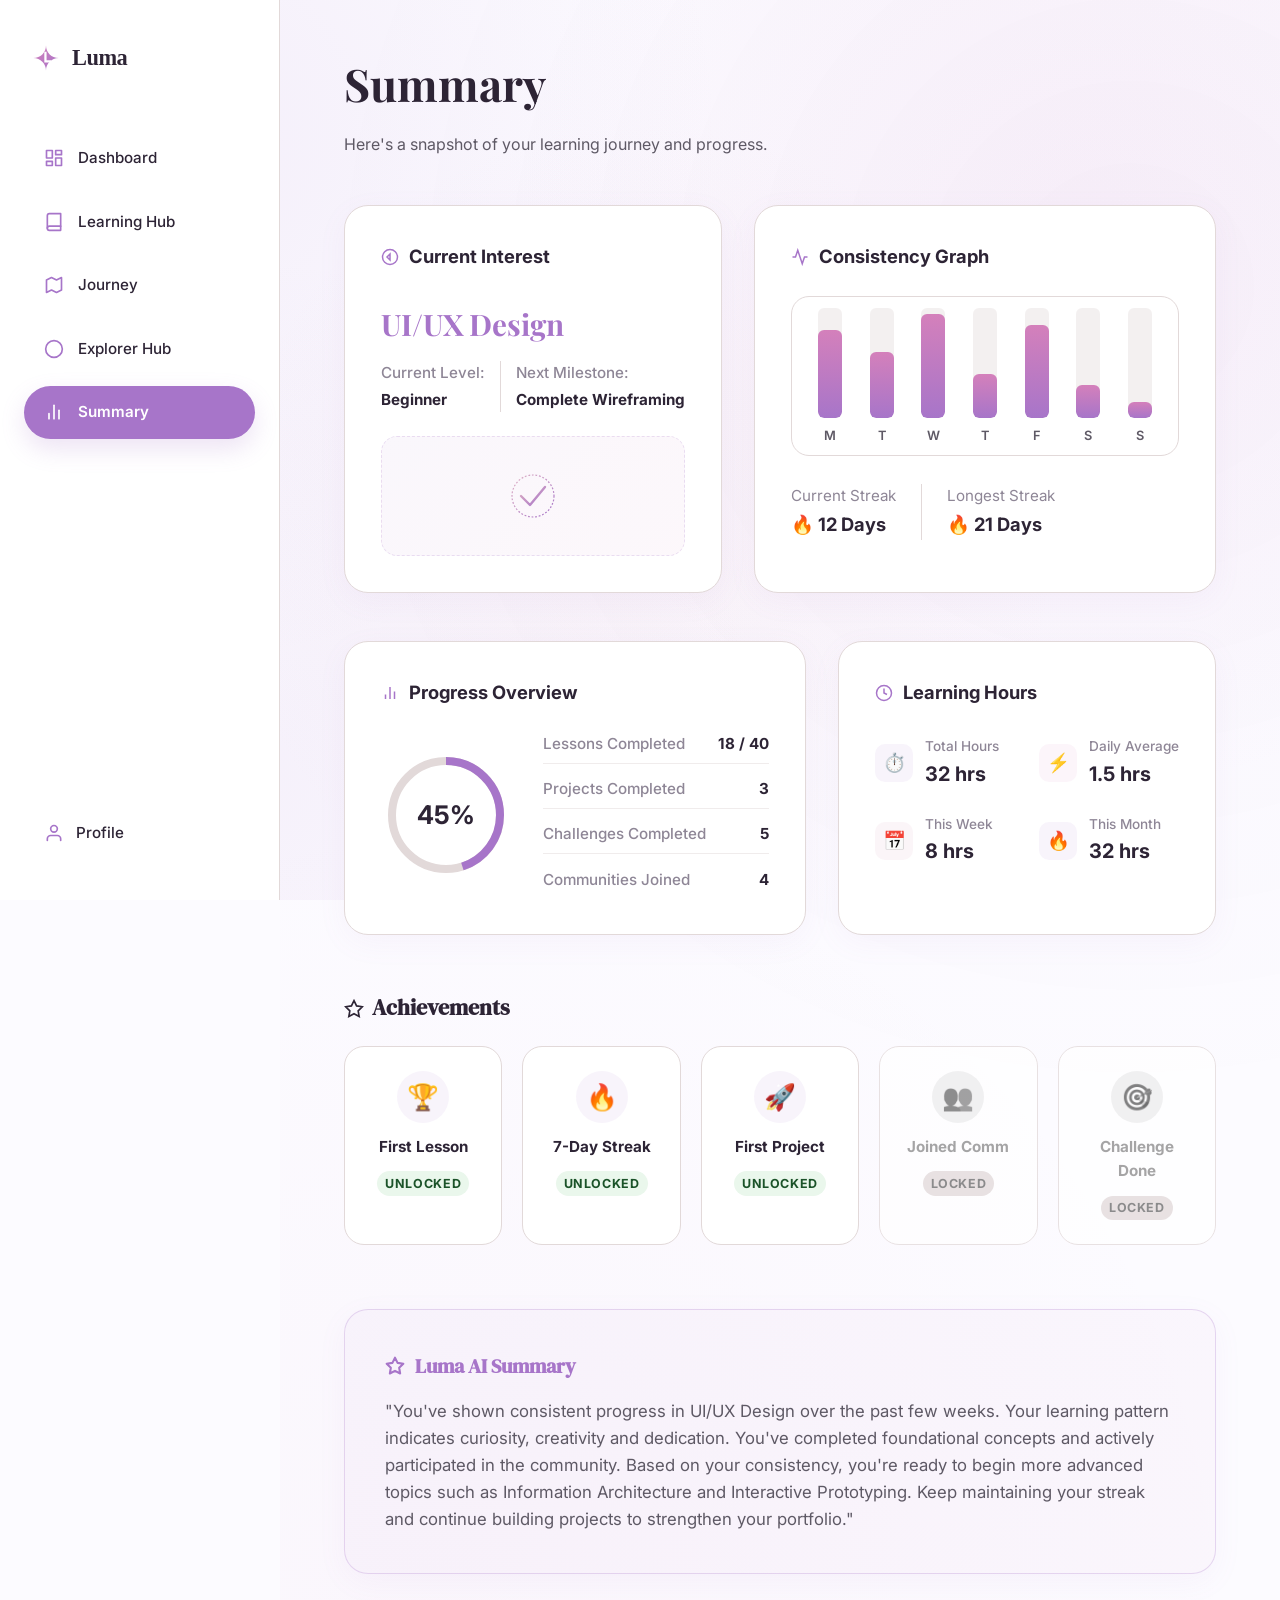
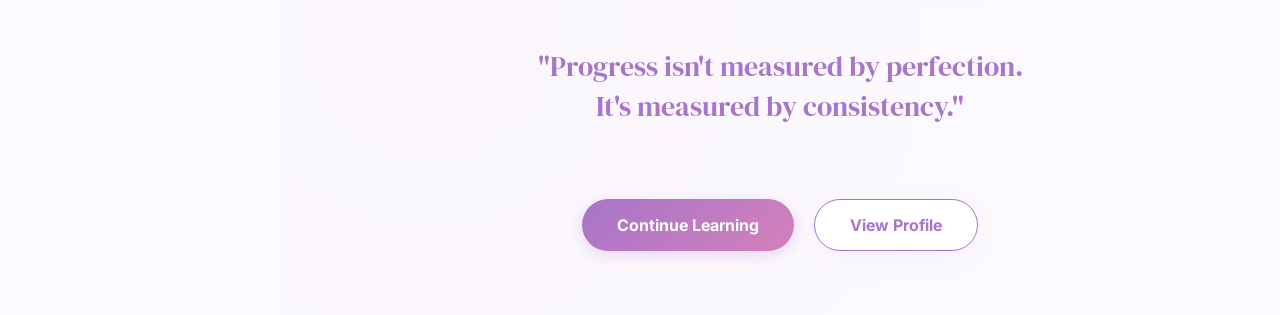
<file: summary.html>
<!DOCTYPE html>
<html lang="en">
<head>
    <meta charset="UTF-8">
    <meta name="viewport" content="width=device-width, initial-scale=1.0">
    <title>Summary | Luma</title>
    <!-- Google Fonts -->
    <link rel="preconnect" href="https://fonts.googleapis.com">
    <link rel="preconnect" href="https://fonts.gstatic.com" crossorigin>
    <link href="https://fonts.googleapis.com/css2?family=DM+Serif+Display&family=Inter:wght@400;500;600;700&family=Playfair+Display:ital,wght@0,600;0,700;1,600;1,700&display=swap" rel="stylesheet">
    <!-- Main CSS -->
    <link rel="stylesheet" href="index.css">

    <style>
        /* Scoped overrides for the redesigned Summary page */
        .summary-body .dash-sidebar {
            width: 280px;
            padding: 2.5rem 1.5rem;
            background-color: rgba(255, 255, 255, 0.95);
            border-right: 1px solid var(--color-neutral);
            display: flex;
            flex-direction: column;
            justify-content: space-between;
            position: fixed;
            top: 0;
            bottom: 0;
            left: 0;
            z-index: 100;
            backdrop-filter: blur(20px);
        }
        .summary-body .sidebar-brand {
            display: flex;
            align-items: center;
            gap: 12px;
            margin-bottom: 3.5rem;
            padding-left: 0.5rem;
        }
        .summary-body .sidebar-links {
            display: flex;
            flex-direction: column;
            gap: 0.65rem;
            flex-grow: 1;
        }
        .summary-body .sidebar-item {
            display: flex;
            align-items: center;
            gap: 14px;
            padding: 0.9rem 1.25rem;
            border-radius: 50px;
            font-weight: 500;
            font-size: 0.95rem;
            color: #2D2435;
            background-color: var(--color-white);
            transition: var(--transition-smooth);
        }
        .summary-body .sidebar-item svg {
            color: var(--color-primary);
            flex-shrink: 0;
            width: 20px;
            height: 20px;
            display: flex;
            align-items: center;
            justify-content: center;
        }
        .summary-body .sidebar-item.active {
            background-color: var(--color-primary);
            color: var(--color-white) !important;
            font-weight: 600;
            box-shadow: var(--shadow-button);
        }
        .summary-body .sidebar-item.active svg {
            color: var(--color-white);
        }
        .summary-body .sidebar-item:not(.active):hover {
            background-color: rgba(167, 117, 201, 0.08) !important;
            color: var(--color-primary) !important;
            transform: translateX(4px);
        }
        .summary-body .sidebar-profile {
            display: flex;
            align-items: center;
            gap: 12px;
            padding: 0.9rem 1.25rem;
            border-radius: 50px;
            font-weight: 500;
            font-size: 0.95rem;
            color: #2D2435;
            background-color: var(--color-white);
            transition: var(--transition-smooth);
            margin-top: auto;
        }
        .summary-body .sidebar-profile svg {
            color: var(--color-primary);
            flex-shrink: 0;
            width: 20px;
            height: 20px;
        }
        .summary-body .sidebar-profile:hover {
            background-color: rgba(167, 117, 201, 0.08);
            color: var(--color-primary);
            cursor: pointer;
        }

        .summary-body .dash-main {
            margin-left: 280px;
            padding: 3rem 4rem;
            gap: 2.5rem;
            background-image: 
                radial-gradient(circle at 85% 15%, rgba(167, 117, 201, 0.04) 0%, transparent 45%),
                radial-gradient(circle at 15% 85%, rgba(212, 128, 187, 0.04) 0%, transparent 45%);
        }

        /* Rows layout */
        .summary-row-1 {
            display: grid;
            grid-template-columns: 4.5fr 5.5fr;
            gap: 2rem;
        }
        .summary-row-2 {
            display: grid;
            grid-template-columns: 5.5fr 4.5fr;
            gap: 2rem;
        }

        @media (max-width: 1024px) {
            .summary-row-1, .summary-row-2 {
                grid-template-columns: 1fr;
            }
            .summary-body .dash-sidebar {
                display: none;
            }
            .summary-body .dash-main {
                margin-left: 0;
                padding: 2rem 1rem;
            }
        }

        /* Top Left Card Illustrations */
        .interest-illustration-box {
            margin-top: auto;
            width: 100%;
            height: 120px;
            background: linear-gradient(135deg, rgba(167, 117, 201, 0.06) 0%, rgba(212, 128, 187, 0.06) 100%);
            border-radius: 16px;
            display: flex;
            align-items: center;
            justify-content: center;
            border: 1px dashed rgba(167, 117, 201, 0.2);
            position: relative;
            overflow: hidden;
        }

        /* Consistency Graph Chart styling */
        .consistency-chart-container {
            display: flex;
            align-items: flex-end;
            justify-content: space-between;
            height: 160px;
            padding: 0.5rem 0.75rem;
            background-color: var(--color-bg);
            border-radius: 18px;
            border: 1px solid var(--color-neutral);
            position: relative;
        }
        .chart-bar-col {
            display: flex;
            flex-direction: column;
            align-items: center;
            gap: 8px;
            flex-grow: 1;
        }
        .chart-bar-rail {
            width: 24px;
            height: 110px;
            background-color: rgba(226, 217, 217, 0.4);
            border-radius: 6px;
            display: flex;
            align-items: flex-end;
            overflow: hidden;
        }
        .chart-bar-fill {
            width: 100%;
            border-radius: 6px;
            background: linear-gradient(180deg, var(--color-secondary) 0%, var(--color-primary) 100%);
            height: 0%;
            transition: height 1s cubic-bezier(0.16, 1, 0.3, 1);
        }
        .chart-bar-label {
            font-size: 0.8rem;
            font-weight: 600;
            color: var(--color-text-body);
        }

        /* Circular Progress styling */
        .progress-overview-content {
            display: flex;
            align-items: center;
            justify-content: space-around;
            gap: 2rem;
        }
        @media (max-width: 640px) {
            .progress-overview-content {
                flex-direction: column;
                gap: 1.5rem;
            }
        }
        .progress-stats-column {
            display: flex;
            flex-direction: column;
            gap: 0.85rem;
            flex-grow: 1;
        }
        .progress-stat-row-item {
            display: flex;
            justify-content: space-between;
            align-items: center;
            font-size: 0.95rem;
            border-bottom: 1px solid rgba(226, 217, 217, 0.5);
            padding-bottom: 0.4rem;
        }
        .progress-stat-row-item:last-child {
            border-bottom: none;
        }

        /* Circular progress ring */
        .summary-circle-container {
            position: relative;
            width: 130px;
            height: 130px;
            display: flex;
            align-items: center;
            justify-content: center;
            flex-shrink: 0;
        }
        .summary-circle-svg {
            transform: rotate(-90deg);
        }
        .circle-bg-ring {
            stroke: var(--color-neutral);
            fill: transparent;
        }
        .circle-fill-ring {
            stroke: var(--color-primary);
            fill: transparent;
            stroke-dasharray: 339.29; /* 2 * PI * r (r=54) */
            stroke-dashoffset: 339.29;
            transition: stroke-dashoffset 1.2s cubic-bezier(0.16, 1, 0.3, 1);
        }
        .circle-percentage-text {
            position: absolute;
            font-family: var(--font-body);
            font-weight: 700;
            font-size: 1.6rem;
            color: var(--color-text-heading);
        }

        /* Achievements Layout */
        .achievements-grid {
            display: grid;
            grid-template-columns: repeat(5, 1fr);
            gap: 1.25rem;
        }
        @media (max-width: 900px) {
            .achievements-grid {
                grid-template-columns: repeat(3, 1fr);
            }
        }
        @media (max-width: 600px) {
            .achievements-grid {
                grid-template-columns: repeat(2, 1fr);
            }
        }
        .achievement-premium-badge-card {
            background-color: var(--color-white);
            border: 1px solid var(--color-neutral);
            border-radius: 20px;
            padding: 1.5rem;
            display: flex;
            flex-direction: column;
            align-items: center;
            text-align: center;
            gap: 0.75rem;
            transition: var(--transition-smooth);
            cursor: pointer;
            position: relative;
        }
        .achievement-premium-badge-card:hover {
            transform: translateY(-3px) scale(1.02);
            border-color: var(--color-primary);
            box-shadow: var(--shadow-soft);
        }

        .achievement-badge-icon-box {
            width: 52px;
            height: 52px;
            border-radius: 50%;
            display: flex;
            align-items: center;
            justify-content: center;
            font-size: 1.6rem;
            background-color: var(--color-bg);
            transition: var(--transition-smooth);
        }
        .achievement-premium-badge-card.unlocked .achievement-badge-icon-box {
            background-color: rgba(167, 117, 201, 0.08);
            color: var(--color-primary);
        }
        .achievement-premium-badge-card.locked {
            opacity: 0.75;
        }
        .achievement-premium-badge-card.locked .achievement-badge-icon-box {
            background-color: #f1ede8;
            color: #888;
            filter: grayscale(1);
        }

        .achievement-status-tag {
            font-size: 0.78rem;
            font-weight: 700;
            padding: 0.15rem 0.5rem;
            border-radius: 50px;
            text-transform: uppercase;
            letter-spacing: 0.05em;
        }
        .achievement-status-tag.unlocked {
            background-color: #EAF7EC;
            color: #1b5329;
        }
        .achievement-status-tag.locked {
            background-color: #E2D9D9;
            color: #666;
        }

        /* Elegant stats list icons */
        .stat-icon-wrapper {
            width: 38px;
            height: 38px;
            border-radius: 10px;
            background-color: rgba(167, 117, 201, 0.08);
            color: var(--color-primary);
            display: flex;
            align-items: center;
            justify-content: center;
            font-size: 1.15rem;
        }

        /* Sparkle AI star animations */
        .sparkle-ai-pulse {
            animation: pulseStar 1.5s infinite alternate;
        }
        @keyframes pulseStar {
            0% { transform: scale(1); filter: drop-shadow(0 0 1px rgba(167, 117, 201, 0.4)); }
            100% { transform: scale(1.15); filter: drop-shadow(0 0 6px rgba(167, 117, 201, 0.8)); }
        }
    </style>
</head>
<body class="dash-body summary-body">
    <!-- Sidebar Navigation -->
    <aside class="dash-sidebar">
        <div>
            <a href="index.html" class="sidebar-brand">
                <svg width="28" height="28" viewBox="0 0 100 100" fill="none" xmlns="http://www.w3.org/2000/svg">
                    <defs>
                        <linearGradient id="logoGradSummary" x1="0%" y1="0%" x2="100%" y2="100%">
                            <stop offset="0%" stop-color="#D480BB" />
                            <stop offset="100%" stop-color="#A775C9" />
                        </linearGradient>
                    </defs>
                    <mask id="logoLMaskSummary">
                        <rect width="100" height="100" fill="white" />
                        <path d="M 44,28 H 52 V 58 H 68 V 66 H 44 Z" fill="black" />
                    </mask>
                    <path d="M 50,5 C 50,30 30,50 5,50 C 30,50 50,70 50,95 C 50,70 70,50 95,50 C 70,50 50,30 50,5 Z" fill="url(#logoGradSummary)" mask="url(#logoLMaskSummary)" />
                </svg>
                <span class="logo-text" style="font-size: 1.4rem;">Luma</span>
            </a>

            <nav class="sidebar-links">
                <a href="/dashboard" class="sidebar-item">
                    <svg width="18" height="18" viewBox="0 0 24 24" fill="none" stroke="currentColor" stroke-width="2" stroke-linecap="round" stroke-linejoin="round"><rect x="3" y="3" width="7" height="9"></rect><rect x="14" y="3" width="7" height="5"></rect><rect x="14" y="12" width="7" height="9"></rect><rect x="3" y="16" width="7" height="5"></rect></svg>
                    <span>Dashboard</span>
                </a>
                <a href="/learning-hub" class="sidebar-item">
                    <svg width="18" height="18" viewBox="0 0 24 24" fill="none" stroke="currentColor" stroke-width="2" stroke-linecap="round" stroke-linejoin="round"><path d="M4 19.5A2.5 2.5 0 0 1 6.5 17H20"></path><path d="M6.5 2H20v20H6.5A2.5 2.5 0 0 1 4 19.5v-15A2.5 2.5 0 0 1 6.5 2z"></path></svg>
                    <span>Learning Hub</span>
                </a>
                <a href="/journey" class="sidebar-item">
                    <svg width="18" height="18" viewBox="0 0 24 24" fill="none" stroke="currentColor" stroke-width="2" stroke-linecap="round" stroke-linejoin="round"><polygon points="3 6 9 3 15 6 21 3 21 18 15 21 9 18 3 21"></polygon></svg>
                    <span>Journey</span>
                </a>
                <a href="/explorer-hub" class="sidebar-item">
                    <svg width="18" height="18" viewBox="0 0 24 24" fill="none" stroke="currentColor" stroke-width="2" stroke-linecap="round" stroke-linejoin="round"><circle cx="12" cy="12" r="10"></circle></svg>
                    <span>Explorer Hub</span>
                </a>
                <a href="/summary" class="sidebar-item active">
                    <svg width="18" height="18" viewBox="0 0 24 24" fill="none" stroke="currentColor" stroke-width="2" stroke-linecap="round" stroke-linejoin="round"><line x1="18" y1="20" x2="18" y2="10"></line><line x1="12" y1="20" x2="12" y2="4"></line><line x1="6" y1="20" x2="6" y2="14"></line></svg>
                    <span>Summary</span>
                </a>
            </nav>
        </div>

        <a href="/profile" class="sidebar-profile">
            <svg width="18" height="18" viewBox="0 0 24 24" fill="none" stroke="currentColor" stroke-width="2" stroke-linecap="round" stroke-linejoin="round"><path d="M20 21v-2a4 4 0 0 0-4-4H8a4 4 0 0 0-4 4v2"></path><circle cx="12" cy="7" r="4"></circle></svg>
            <span>Profile</span>
        </a>
    </aside>

    <!-- Mobile Bottom Navigation Bar -->
    <nav class="mobile-bottom-nav" aria-label="Mobile Navigation">
        <a href="/dashboard" class="mobile-nav-item">
            <svg width="20" height="20" viewBox="0 0 24 24" fill="none" stroke="currentColor" stroke-width="2"><rect x="3" y="3" width="7" height="9"></rect><rect x="14" y="3" width="7" height="5"></rect><rect x="14" y="12" width="7" height="9"></rect><rect x="3" y="16" width="7" height="5"></rect></svg>
            <span>Dashboard</span>
        </a>
        <a href="/learning-hub" class="mobile-nav-item">
            <svg width="20" height="20" viewBox="0 0 24 24" fill="none" stroke="currentColor" stroke-width="2"><path d="M4 19.5A2.5 2.5 0 0 1 6.5 17H20"></path><path d="M6.5 2H20v20H6.5A2.5 2.5 0 0 1 4 19.5v-15A2.5 2.5 0 0 1 6.5 2z"></path></svg>
            <span>Learning</span>
        </a>
        <a href="/journey" class="mobile-nav-item">
            <svg width="20" height="20" viewBox="0 0 24 24" fill="none" stroke="currentColor" stroke-width="2"><polygon points="3 6 9 3 15 6 21 3 21 18 15 21 9 18 3 21"></polygon></svg>
            <span>Journey</span>
        </a>
        <a href="/explorer-hub" class="mobile-nav-item">
            <svg width="20" height="20" viewBox="0 0 24 24" fill="none" stroke="currentColor" stroke-width="2"><circle cx="12" cy="12" r="10"></circle></svg>
            <span>Explorer</span>
        </a>
        <a href="/summary" class="mobile-nav-item active">
            <svg width="20" height="20" viewBox="0 0 24 24" fill="none" stroke="currentColor" stroke-width="2"><line x1="18" y1="20" x2="18" y2="10"></line><line x1="12" y1="20" x2="12" y2="4"></line><line x1="6" y1="20" x2="6" y2="14"></line></svg>
            <span>Summary</span>
        </a>
    </nav>

    <!-- Main Content Area -->
    <main class="dash-main">
        <!-- Top Header Section -->
        <header class="dash-header-row">
            <div class="dash-header-left">
                <h1 style="font-family: 'Playfair Display', serif; font-weight: 700; font-size: 2.8rem; color: var(--color-text-heading); margin-bottom: 0.25rem;">Summary</h1>
                <p style="font-family: 'Inter', sans-serif; color: var(--color-text-body); margin: 0;">Here's a snapshot of your learning journey and progress.</p>
            </div>
        </header>

        <!-- FIRST ROW LAYOUT -->
        <div class="summary-row-1">
            <!-- Top Left Card: Current Interest -->
            <div class="dash-premium-card" style="border-radius: 24px;">
                <span class="card-header-title">
                    <svg width="18" height="18" viewBox="0 0 24 24" fill="none" stroke="currentColor" stroke-width="2"><circle cx="12" cy="12" r="10"></circle><polygon points="12 8 8 12 12 16 12 8"></polygon></svg>
                    Current Interest
                </span>

                <div style="display: flex; flex-direction: column; gap: 0.4rem; margin-top: 0.25rem;">
                    <h2 style="font-family: 'Playfair Display', serif; font-weight: 700; font-size: 1.85rem; color: var(--color-primary); margin: 0;" id="sum-career-title">UI/UX Design</h2>
                    
                    <div style="display: flex; gap: 15px; margin-top: 0.5rem; font-size: 0.95rem;">
                        <div>
                            <span style="color: var(--color-text-muted); font-weight: 500;">Current Level:</span>
                            <strong style="color: var(--color-text-heading); display: block; margin-top: 0.15rem;">Beginner</strong>
                        </div>
                        <div style="border-left: 1px solid var(--color-neutral); padding-left: 15px;">
                            <span style="color: var(--color-text-muted); font-weight: 500;">Next Milestone:</span>
                            <strong style="color: var(--color-text-heading); display: block; margin-top: 0.15rem;">Complete Wireframing</strong>
                        </div>
                    </div>
                </div>

                <div class="interest-illustration-box">
                    <svg width="60" height="60" viewBox="0 0 100 100" fill="none" xmlns="http://www.w3.org/2000/svg">
                        <defs>
                            <linearGradient id="illuGrad" x1="0%" y1="0%" x2="100%" y2="100%">
                                <stop offset="0%" stop-color="#DEAFC2" />
                                <stop offset="100%" stop-color="#A775C9" />
                            </linearGradient>
                        </defs>
                        <circle cx="50" cy="50" r="35" stroke="url(#illuGrad)" stroke-width="2" stroke-dasharray="3 3" fill="none"/>
                        <path d="M30,50 L45,65 L70,35" stroke="url(#illuGrad)" stroke-width="4" stroke-linecap="round" stroke-linejoin="round"/>
                    </svg>
                </div>
            </div>

            <!-- Top Right Card: Consistency Graph -->
            <div class="dash-premium-card" style="border-radius: 24px;">
                <span class="card-header-title">
                    <svg width="18" height="18" viewBox="0 0 24 24" fill="none" stroke="currentColor" stroke-width="2"><polyline points="22 12 18 12 15 21 9 3 6 12 2 12"></polyline></svg>
                    Consistency Graph
                </span>

                <!-- Weekly Bar Graph Container -->
                <div class="consistency-chart-container">
                    <div class="chart-bar-col">
                        <div class="chart-bar-rail"><div class="chart-bar-fill" style="height: 80%;"></div></div>
                        <span class="chart-bar-label">M</span>
                    </div>
                    <div class="chart-bar-col">
                        <div class="chart-bar-rail"><div class="chart-bar-fill" style="height: 60%;"></div></div>
                        <span class="chart-bar-label">T</span>
                    </div>
                    <div class="chart-bar-col">
                        <div class="chart-bar-rail"><div class="chart-bar-fill" style="height: 95%;"></div></div>
                        <span class="chart-bar-label">W</span>
                    </div>
                    <div class="chart-bar-col">
                        <div class="chart-bar-rail"><div class="chart-bar-fill" style="height: 40%;"></div></div>
                        <span class="chart-bar-label">T</span>
                    </div>
                    <div class="chart-bar-col">
                        <div class="chart-bar-rail"><div class="chart-bar-fill" style="height: 85%;"></div></div>
                        <span class="chart-bar-label">F</span>
                    </div>
                    <div class="chart-bar-col">
                        <div class="chart-bar-rail"><div class="chart-bar-fill" style="height: 30%;"></div></div>
                        <span class="chart-bar-label">S</span>
                    </div>
                    <div class="chart-bar-col">
                        <div class="chart-bar-rail"><div class="chart-bar-fill" style="height: 15%;"></div></div>
                        <span class="chart-bar-label">S</span>
                    </div>
                </div>

                <div style="display: flex; gap: 25px; margin-top: 0.25rem; font-size: 0.95rem;">
                    <div>
                        <span style="color: var(--color-text-muted);">Current Streak</span>
                        <strong style="color: var(--color-text-heading); display: block; margin-top: 0.15rem; font-size: 1.15rem;">🔥 12 Days</strong>
                    </div>
                    <div style="border-left: 1px solid var(--color-neutral); padding-left: 25px;">
                        <span style="color: var(--color-text-muted);">Longest Streak</span>
                        <strong style="color: var(--color-text-heading); display: block; margin-top: 0.15rem; font-size: 1.15rem;">🔥 21 Days</strong>
                    </div>
                </div>
            </div>
        </div>

        <!-- SECOND ROW LAYOUT -->
        <div class="summary-row-2" style="margin-top: 0.5rem;">
            <!-- Second Row Left: Progress Overview -->
            <div class="dash-premium-card" style="border-radius: 24px;">
                <span class="card-header-title">
                    <svg width="18" height="18" viewBox="0 0 24 24" fill="none" stroke="currentColor" stroke-width="2"><line x1="18" y1="20" x2="18" y2="10"></line><line x1="12" y1="20" x2="12" y2="4"></line><line x1="6" y1="20" x2="6" y2="14"></line></svg>
                    Progress Overview
                </span>

                <div class="progress-overview-content">
                    <div class="summary-circle-container">
                        <svg class="summary-circle-svg" width="120" height="120" viewBox="0 0 120 120">
                            <circle class="circle-bg-ring" cx="60" cy="60" r="54" stroke-width="8"/>
                            <circle id="sum-circle-fill" class="circle-fill-ring" cx="60" cy="60" r="54" stroke-width="8"/>
                        </svg>
                        <span class="circle-percentage-text">45%</span>
                    </div>

                    <div class="progress-stats-column">
                        <div class="progress-stat-row-item">
                            <span style="color: var(--color-text-muted); font-weight: 500;">Lessons Completed</span>
                            <strong style="color: var(--color-text-heading);">18 / 40</strong>
                        </div>
                        <div class="progress-stat-row-item">
                            <span style="color: var(--color-text-muted); font-weight: 500;">Projects Completed</span>
                            <strong style="color: var(--color-text-heading);">3</strong>
                        </div>
                        <div class="progress-stat-row-item">
                            <span style="color: var(--color-text-muted); font-weight: 500;">Challenges Completed</span>
                            <strong style="color: var(--color-text-heading);">5</strong>
                        </div>
                        <div class="progress-stat-row-item">
                            <span style="color: var(--color-text-muted); font-weight: 500;">Communities Joined</span>
                            <strong style="color: var(--color-text-heading);">4</strong>
                        </div>
                    </div>
                </div>
            </div>

            <!-- Second Row Right: Learning Hours -->
            <div class="dash-premium-card" style="border-radius: 24px;">
                <span class="card-header-title">
                    <svg width="18" height="18" viewBox="0 0 24 24" fill="none" stroke="currentColor" stroke-width="2"><circle cx="12" cy="12" r="10"></circle><polyline points="12 6 12 12 16 14"></polyline></svg>
                    Learning Hours
                </span>

                <div style="display: grid; grid-template-columns: 1fr 1fr; gap: 1.5rem; margin-top: 0.25rem;">
                    <!-- Hours Stat 1 -->
                    <div style="display: flex; align-items: center; gap: 12px;">
                        <div class="stat-icon-wrapper">⏱️</div>
                        <div>
                            <span style="color: var(--color-text-muted); font-size: 0.85rem; font-weight: 500; display: block;">Total Hours</span>
                            <strong style="color: var(--color-text-heading); font-size: 1.25rem;">32 hrs</strong>
                        </div>
                    </div>

                    <!-- Hours Stat 2 -->
                    <div style="display: flex; align-items: center; gap: 12px;">
                        <div class="stat-icon-wrapper" style="color: var(--color-secondary); background-color: rgba(212,128,187,0.08);">⚡</div>
                        <div>
                            <span style="color: var(--color-text-muted); font-size: 0.85rem; font-weight: 500; display: block;">Daily Average</span>
                            <strong style="color: var(--color-text-heading); font-size: 1.25rem;">1.5 hrs</strong>
                        </div>
                    </div>

                    <!-- Hours Stat 3 -->
                    <div style="display: flex; align-items: center; gap: 12px;">
                        <div class="stat-icon-wrapper" style="color: var(--color-accent); background-color: rgba(222,175,194,0.12);">📅</div>
                        <div>
                            <span style="color: var(--color-text-muted); font-size: 0.85rem; font-weight: 500; display: block;">This Week</span>
                            <strong style="color: var(--color-text-heading); font-size: 1.25rem;">8 hrs</strong>
                        </div>
                    </div>

                    <!-- Hours Stat 4 -->
                    <div style="display: flex; align-items: center; gap: 12px;">
                        <div class="stat-icon-wrapper">🔥</div>
                        <div>
                            <span style="color: var(--color-text-muted); font-size: 0.85rem; font-weight: 500; display: block;">This Month</span>
                            <strong style="color: var(--color-text-heading); font-size: 1.25rem;">32 hrs</strong>
                        </div>
                    </div>
                </div>
            </div>
        </div>

        <!-- THIRD ROW: Achievements -->
        <div style="display: flex; flex-direction: column; gap: 1.25rem; margin-top: 1rem;">
            <h3 style="font-family: var(--font-heading-2); font-weight: 700; font-size: 1.35rem; color: var(--color-text-heading); display: flex; align-items: center; gap: 8px; margin: 0;">
                <svg width="20" height="20" viewBox="0 0 24 24" fill="none" stroke="currentColor" stroke-width="2"><polygon points="12 2 15.09 8.26 22 9.27 17 14.14 18.18 21.02 12 17.77 5.82 21.02 7 14.14 2 9.27 8.91 8.26 12 2"></polygon></svg>
                Achievements
            </h3>
            
            <div class="achievements-grid">
                <!-- Badge 1: Unlocked -->
                <div class="achievement-premium-badge-card unlocked">
                    <div class="achievement-badge-icon-box">🏆</div>
                    <h4 style="font-family: var(--font-body); font-weight: 700; font-size: 0.95rem; margin: 0; color: var(--color-text-heading);">First Lesson</h4>
                    <span class="achievement-status-tag unlocked">Unlocked</span>
                </div>

                <!-- Badge 2: Unlocked -->
                <div class="achievement-premium-badge-card unlocked">
                    <div class="achievement-badge-icon-box">🔥</div>
                    <h4 style="font-family: var(--font-body); font-weight: 700; font-size: 0.95rem; margin: 0; color: var(--color-text-heading);">7-Day Streak</h4>
                    <span class="achievement-status-tag unlocked">Unlocked</span>
                </div>

                <!-- Badge 3: Unlocked -->
                <div class="achievement-premium-badge-card unlocked">
                    <div class="achievement-badge-icon-box">🚀</div>
                    <h4 style="font-family: var(--font-body); font-weight: 700; font-size: 0.95rem; margin: 0; color: var(--color-text-heading);">First Project</h4>
                    <span class="achievement-status-tag unlocked">Unlocked</span>
                </div>

                <!-- Badge 4: Locked -->
                <div class="achievement-premium-badge-card locked">
                    <div class="achievement-badge-icon-box">👥</div>
                    <h4 style="font-family: var(--font-body); font-weight: 700; font-size: 0.95rem; margin: 0; color: #888;">Joined Comm</h4>
                    <span class="achievement-status-tag locked">Locked</span>
                </div>

                <!-- Badge 5: Locked -->
                <div class="achievement-premium-badge-card locked">
                    <div class="achievement-badge-icon-box">🎯</div>
                    <h4 style="font-family: var(--font-body); font-weight: 700; font-size: 0.95rem; margin: 0; color: #888;">Challenge Done</h4>
                    <span class="achievement-status-tag locked">Locked</span>
                </div>
            </div>
        </div>

        <!-- BOTTOM SECTION: Luma AI Summary -->
        <div class="dash-premium-card" style="background: linear-gradient(135deg, rgba(167, 117, 201, 0.04) 0%, rgba(212, 128, 187, 0.04) 100%); border-color: rgba(167, 117, 201, 0.25); border-radius: 24px; padding: 2.5rem; margin-top: 1.5rem; gap: 1rem;">
            <span class="card-header-title" style="color: var(--color-primary); font-family: var(--font-heading-2); font-size: 1.25rem; font-weight: 700;">
                <svg class="sparkle-ai-pulse" width="20" height="20" viewBox="0 0 24 24" fill="none" stroke="currentColor" stroke-width="2.5" stroke-linecap="round" stroke-linejoin="round" style="color: var(--color-primary);"><polygon points="12 2 15.09 8.26 22 9.27 17 14.14 18.18 21.02 12 17.77 5.82 21.02 7 14.14 2 9.27 8.91 8.26 12 2"></polygon></svg>
                Luma AI Summary
            </span>
            <p style="font-size: 1.05rem; line-height: 1.6; color: var(--color-text-body); margin: 0;" id="sum-ai-summary-text">
                "You've shown consistent progress in UI/UX Design over the past few weeks. Your learning pattern indicates curiosity, creativity and dedication. You've completed foundational concepts and actively participated in the community. Based on your consistency, you're ready to begin more advanced topics such as Information Architecture and Interactive Prototyping. Keep maintaining your streak and continue building projects to strengthen your portfolio."
            </p>
        </div>

        <!-- MOTIVATIONAL QUOTE -->
        <div style="text-align: center; margin-top: 2rem; margin-bottom: 2rem;">
            <p style="font-family: 'DM Serif Display', serif; font-size: 1.75rem; color: var(--color-primary); margin: 0; line-height: 1.45;">
                "Progress isn't measured by perfection.<br>It's measured by consistency."
            </p>
        </div>

        <!-- BOTTOM BUTTONS -->
        <div style="display: flex; gap: 1.25rem; justify-content: center; margin-bottom: 1rem;">
            <button class="btn btn-solid" style="background: linear-gradient(135deg, var(--color-primary) 0%, var(--color-secondary) 100%); color: var(--color-white); border: none; padding: 0.95rem 2.2rem; font-weight: 700; border-radius: 50px; font-size: 1rem; box-shadow: 0 4px 15px rgba(167, 117, 201, 0.25);" onclick="window.location.href='/learning-hub';">Continue Learning</button>
            <button class="btn btn-outline" style="border: 1.5px solid var(--color-primary); color: var(--color-primary); padding: 0.95rem 2.2rem; font-weight: 700; border-radius: 50px; font-size: 1rem; background-color: var(--color-white);" onclick="alert('Viewing your Luma learning profile details...');">View Profile</button>
        </div>
    </main>

    <!-- Visual Animations script -->
    <script>
        document.addEventListener('DOMContentLoaded', () => {
            // Retrieve dynamic career path
            const careerPath = localStorage.getItem('luma_career_path') || 'UI/UX Design';
            document.getElementById('sum-career-title').textContent = careerPath;

            // Personalize AI Summary text
            const aiText = document.getElementById('sum-ai-summary-text');
            if (careerPath === 'AI Engineering') {
                aiText.textContent = `"You've shown consistent progress in AI Engineering over the past few weeks. Your learning pattern indicates deep analytical capabilities and persistent coding dedication. You've completed neural network regression foundations and engaged with classmates. You're fully prepared to tackle advanced model training pipelines and transformers next. Keep up the fire and continue training models to build your showcase portfolio!"`;
            } else if (careerPath === 'Full Stack Development') {
                aiText.textContent = `"You've shown consistent progress in Full Stack Development over the past few weeks. Your developer layout indicates rapid learning patterns and solid architectural code structures. You've completed basic React flows and server API modules. You are ready to start advanced database schemas and websocket architectures. Maintain your daily developer streaks and continue shipping builds!"`;
            }

            // Animate Consistency Chart bars on load
            setTimeout(() => {
                const fills = document.querySelectorAll('.chart-bar-fill');
                fills.forEach(bar => {
                    const targetHeight = bar.parentElement.nextElementSibling ? bar.style.height : '0%';
                    // Simply force the height animation to run
                    bar.style.height = bar.style.height; 
                });
            }, 100);

            // Animate Circular Progress Ring on load
            setTimeout(() => {
                const ring = document.getElementById('sum-circle-fill');
                if (ring) {
                    const radius = 54;
                    const circumference = 2 * Math.PI * radius; // 339.29
                    const percent = 45;
                    const offset = circumference - (percent / 100 * circumference);
                    ring.style.strokeDashoffset = offset;
                }
            }, 150);
        });
    </script>
</body>
</html>
</file>
<file: index.css>
/* ==========================================================================
   LUMA LANDING PAGE STYLESHEET
   Aesthetics: Minimal, Clean, Premium, Soft, and Inspiring
   Startup Vibes: Apple, Linear, Notion, Raycast, Framer
   ========================================================================== */

/* --------------------------------------------------------------------------
   1. CSS VARIABLES (DESIGN SYSTEM TOKENS)
   -------------------------------------------------------------------------- */
:root {
    /* Color Palette */
    --color-primary: #A775C9;          /* Bright Lavender */
    --color-secondary: #D480BB;        /* Petal Pink */
    --color-accent: #DEAFC2;           /* Soft Blossom */
    --color-light-accent: #EAF7EC;     /* Honeydew (Success/Highlight Indicator) */
    --color-neutral: #E2D9D9;          /* Dust Grey (Borders/Dividers) */
    
    /* Page Background */
    --color-bg-base: #FCFBFF;          /* Luxurious white canvas */
    --color-white: #FFFFFF;
    
    /* Text Colors */
    --color-text-heading: #2D2435;     /* Dark Slate Purple */
    --color-text-body: #5E5965;        /* Inter Regular Body Color */
    --color-text-muted: #8E8696;       /* Inactive states or details */

    /* Glassmorphism */
    --color-glass-bg: rgba(255, 255, 255, 0.7);
    --color-glass-border: rgba(255, 255, 255, 0.6);
    --color-glass-border-neutral: rgba(226, 217, 217, 0.4);

    /* Typography Scale */
    --font-logo: 'Georgia', serif;
    --font-heading-1: 'Playfair Display', serif;
    --font-heading-2: 'DM Serif Display', serif;
    --font-body: 'Inter', sans-serif;
    
    /* Border Radii */
    --radius-sm: 10px;
    --radius-md: 18px;
    --radius-lg: 28px;                 /* Spacious rounded corners */
    --radius-pill: 9999px;             /* Pill shaped elements */
    
    /* Shadows (Colored Shadows Only - No Gray Shadows) */
    --shadow-soft: 0 8px 30px rgba(167, 117, 201, 0.06);
    --shadow-medium: 0 16px 40px rgba(167, 117, 201, 0.1);
    --shadow-hover: 0 25px 50px rgba(167, 117, 201, 0.15);
    --shadow-button: 0 10px 24px rgba(167, 117, 201, 0.2);
    --shadow-secondary: 0 10px 24px rgba(212, 128, 187, 0.12);
    
    /* Layout */
    --max-width: 1200px;
    --nav-height: 80px;
    
    /* Transitions */
    --transition-smooth: all 0.6s cubic-bezier(0.16, 1, 0.3, 1);
    --transition-fast: all 0.25s ease;
}

/* --------------------------------------------------------------------------
   2. RESET & GLOBAL STYLES
   -------------------------------------------------------------------------- */
* {
    box-sizing: border-box;
    margin: 0;
    padding: 0;
}

html {
    scroll-behavior: smooth;
    font-size: 16px;
}

body {
    font-family: var(--font-body);
    background-color: var(--color-bg-base);
    /* Luxurious white canvas with soft radial glowing gradients (8-12% opacity) */
    background-image: 
        radial-gradient(circle at 15% 15%, rgba(167, 117, 201, 0.09) 0%, transparent 40%),
        radial-gradient(circle at 85% 25%, rgba(212, 128, 187, 0.08) 0%, transparent 45%),
        radial-gradient(circle at 50% 60%, rgba(222, 175, 194, 0.1) 0%, transparent 50%),
        radial-gradient(circle at 20% 85%, rgba(167, 117, 201, 0.08) 0%, transparent 40%);
    background-attachment: fixed;
    color: var(--color-text-body);
    overflow-x: hidden;
    line-height: 1.6;
    -webkit-font-smoothing: antialiased;
    animation: fadeInPage 1.2s cubic-bezier(0.16, 1, 0.3, 1);
}

img {
    max-width: 100%;
    height: auto;
    display: block;
}

a {
    color: inherit;
    text-decoration: none;
    transition: var(--transition-fast);
}

ul {
    list-style: none;
}

/* Custom Scrollbar */
::-webkit-scrollbar {
    width: 8px;
}
::-webkit-scrollbar-track {
    background: var(--color-bg-base);
}
::-webkit-scrollbar-thumb {
    background: var(--color-neutral);
    border-radius: var(--radius-pill);
}
::-webkit-scrollbar-thumb:hover {
    background: var(--color-primary);
}

/* --------------------------------------------------------------------------
   3. BACKGROUND SPARKLES & STARS
   -------------------------------------------------------------------------- */
.stars-container {
    position: absolute;
    top: 0;
    left: 0;
    width: 100%;
    height: 100%;
    pointer-events: none;
    z-index: 0;
    overflow: hidden;
}

.star {
    position: absolute;
    background-color: var(--color-primary);
    clip-path: polygon(50% 0%, 61% 35%, 98% 35%, 68% 57%, 79% 91%, 50% 70%, 21% 91%, 32% 57%, 2% 35%, 39% 35%);
    opacity: 0.35;
    animation: twinkle 5s ease-in-out infinite;
}

.star-1 { top: 8%; left: 8%; width: 12px; height: 12px; animation-delay: 0s; }
.star-2 { top: 25%; left: 85%; width: 15px; height: 15px; animation-delay: 1.5s; }
.star-3 { top: 45%; left: 5%; width: 10px; height: 10px; animation-delay: 3s; }
.star-4 { top: 62%; left: 93%; width: 14px; height: 14px; animation-delay: 0.5s; }
.star-5 { top: 78%; left: 10%; width: 12px; height: 12px; animation-delay: 2.2s; }
.star-6 { top: 88%; left: 80%; width: 15px; height: 15px; animation-delay: 1.1s; }
.star-7 { top: 4%; left: 60%; width: 10px; height: 10px; animation-delay: 2.8s; }
.star-8 { top: 38%; left: 35%; width: 12px; height: 12px; animation-delay: 4.5s; }

/* --------------------------------------------------------------------------
   4. BUTTONS
   -------------------------------------------------------------------------- */
.btn {
    display: inline-flex;
    align-items: center;
    justify-content: center;
    font-family: var(--font-body);
    font-weight: 600; /* Inter SemiBold for buttons */
    font-size: 0.95rem;
    padding: 0.8rem 2rem;
    border-radius: var(--radius-pill); /* Pill shaped */
    cursor: pointer;
    transition: var(--transition-smooth);
    border: 2px solid transparent;
}

.btn-solid {
    background: linear-gradient(135deg, var(--color-primary) 0%, var(--color-secondary) 100%);
    color: var(--color-white);
    box-shadow: var(--shadow-button);
}

.btn-solid:hover {
    transform: translateY(-3px);
    box-shadow: 0 12px 28px rgba(167, 117, 201, 0.35);
    background: linear-gradient(135deg, #b485d4 0%, #db91c5 100%); /* Slightly brighter */
}

.btn-outline {
    background-color: var(--color-white);
    border: 2px solid var(--color-primary);
    color: var(--color-primary);
    box-shadow: var(--shadow-soft);
}

.btn-outline:hover {
    background-color: rgba(167, 117, 201, 0.05); /* Very light lavender fill */
    border-color: var(--color-secondary);
    color: var(--color-secondary);
    transform: translateY(-3px);
    box-shadow: var(--shadow-hover);
}

.btn-large {
    padding: 1rem 2.5rem;
    font-size: 1.05rem;
}

.btn-arrow {
    margin-left: 8px;
    transition: transform 0.3s ease;
}

.btn-solid:hover .btn-arrow {
    transform: translateX(4px);
}

/* --------------------------------------------------------------------------
   5. NAVIGATION BAR
   -------------------------------------------------------------------------- */
.navbar-header {
    position: fixed;
    top: 0;
    left: 0;
    width: 100%;
    height: var(--nav-height);
    display: flex;
    align-items: center;
    z-index: 1000;
    background-color: transparent;
    border-bottom: 1px solid transparent;
    transition: var(--transition-smooth);
}

/* Glass effect while scrolling with backdrop blur */
.navbar-header.scrolled {
    background-color: rgba(252, 251, 255, 0.75);
    backdrop-filter: blur(20px);
    -webkit-backdrop-filter: blur(20px);
    border-bottom: 1px solid var(--color-glass-border);
    height: 70px;
    box-shadow: var(--shadow-soft);
}

.nav-container {
    width: 100%;
    max-width: var(--max-width);
    margin: 0 auto;
    padding: 0 2rem;
    display: flex;
    align-items: center;
    justify-content: space-between;
}

.nav-logo {
    display: flex;
    align-items: center;
    gap: 10px;
    z-index: 1010;
}

.logo-text {
    font-family: var(--font-logo); /* Georgia Bold */
    font-weight: 700;
    font-size: 1.7rem;
    color: #2D2435; /* Strict brand logo color */
    letter-spacing: -0.5px;
}

.logo-icon {
    filter: drop-shadow(0 4px 10px rgba(167, 117, 201, 0.25));
    transition: transform 0.6s cubic-bezier(0.16, 1, 0.3, 1);
}

.nav-logo:hover .logo-icon {
    transform: rotate(15deg) scale(1.1);
}

.nav-links-wrapper {
    display: flex;
    align-items: center;
    gap: 2.5rem;
}

.nav-links-list {
    display: flex;
    align-items: center;
    gap: 2rem;
}

.nav-link {
    font-size: 0.95rem;
    font-weight: 500;
    color: var(--color-text-body);
    position: relative;
    padding: 0.5rem 0;
}

.nav-link:hover, .nav-link.active {
    color: var(--color-primary); /* Bright lavender for active/hover state */
}

.nav-link::after {
    content: '';
    position: absolute;
    bottom: 0;
    left: 50%;
    width: 0;
    height: 2px;
    background-color: var(--color-primary);
    transition: var(--transition-smooth);
    transform: translateX(-50%);
}

.nav-link:hover::after, .nav-link.active::after {
    width: 100%;
}

.nav-actions-desktop {
    display: flex;
    align-items: center;
    gap: 1.25rem;
}

#btn-login-desktop, #btn-login-mobile {
    background-color: var(--color-white) !important;
    border: 2px solid #A775C9 !important;
    color: #A775C9 !important;
    border-radius: 999px !important;
    padding: 14px 34px !important;
    font-weight: 600 !important;
    font-size: 0.95rem !important;
    box-shadow: 0 4px 14px rgba(167, 117, 201, 0.12) !important;
    transition: all 300ms ease !important;
    display: inline-flex !important;
    align-items: center !important;
    justify-content: center !important;
}

#btn-login-desktop:hover, #btn-login-mobile:hover {
    background-color: #F8F3FC !important;
    transform: translateY(-2px) !important;
    box-shadow: 0 6px 18px rgba(167, 117, 201, 0.22) !important;
}

#btn-signup-desktop, #btn-signup-mobile {
    background: linear-gradient(135deg, #A775C9 0%, #D480BB 100%) !important;
    color: var(--color-white) !important;
    border-radius: 999px !important;
    padding: 14px 34px !important;
    font-weight: 600 !important;
    font-size: 0.95rem !important;
    border: none !important;
    box-shadow: 0 4px 14px rgba(212, 128, 187, 0.2) !important;
    transition: all 300ms ease !important;
    display: inline-flex !important;
    align-items: center !important;
    justify-content: center !important;
}

#btn-signup-desktop:hover, #btn-signup-mobile:hover {
    background: linear-gradient(135deg, #b485d4 0%, #db91c5 100%) !important;
    box-shadow: 0 6px 20px rgba(167, 117, 201, 0.4) !important;
    transform: translateY(-2px) !important;
}

.nav-actions-mobile {
    display: none;
}

/* Mobile Nav Toggle */
.mobile-nav-toggle {
    display: none;
    flex-direction: column;
    justify-content: space-between;
    width: 24px;
    height: 18px;
    background: transparent;
    border: none;
    cursor: pointer;
    z-index: 1010;
}

.mobile-nav-toggle span {
    width: 100%;
    height: 2px;
    background-color: var(--color-text-heading);
    border-radius: var(--radius-pill);
    transition: var(--transition-smooth);
}

/* --------------------------------------------------------------------------
   6. HERO SECTION
   -------------------------------------------------------------------------- */
.hero-section {
    position: relative;
    min-height: 95vh;
    padding-top: calc(var(--nav-height) + 2rem);
    display: flex;
    align-items: center;
    z-index: 1;
}

.hero-container {
    width: 100%;
    max-width: var(--max-width);
    margin: 0 auto;
    padding: 0 2rem;
    display: grid;
    grid-template-columns: 1.1fr 0.9fr;
    gap: 4rem;
    align-items: center;
}

.hero-content {
    display: flex;
    flex-direction: column;
    gap: 2rem;
}

.hero-heading {
    display: flex;
    flex-direction: column;
    line-height: 1.15;
}

.hero-line-1 {
    font-family: var(--font-heading-1); /* Playfair Display Bold */
    font-weight: 700;
    font-size: 3.8rem;
    color: #2D2435; /* Heading Color */
    letter-spacing: -1px;
}

.hero-line-2 {
    font-family: var(--font-heading-2); /* DM Serif Display Bold */
    font-weight: 700;
    font-size: 5.2rem; /* Larger than first line */
    color: var(--color-primary); /* Bright Lavender */
    margin-top: 0.4rem;
    letter-spacing: -0.5px;
}

.hero-paragraph {
    font-family: var(--font-body); /* Inter Regular */
    font-size: 1.125rem; /* 18px */
    color: var(--color-text-body); /* #5E5965 */
    max-width: 540px;
    line-height: 1.75;
}

.hero-buttons {
    display: flex;
    align-items: center;
    gap: 1.25rem;
    margin-top: 0.5rem;
}

/* Hero Right Side - Blending 3D Illustration */
.hero-illustration-area {
    position: relative;
    display: flex;
    justify-content: center;
    align-items: center;
    width: 100%;
    height: 480px;
}

/* Glowing backdrops */
.illustration-halo {
    position: absolute;
    width: 440px;
    height: 440px;
    border-radius: 50%;
    background: radial-gradient(circle, rgba(222, 175, 194, 0.15) 0%, rgba(167, 117, 201, 0.08) 50%, transparent 70%);
    filter: blur(25px);
    z-index: 0;
    top: 50%;
    left: 50%;
    transform: translate(-50%, -50%);
}

.illustration-pink-glow {
    position: absolute;
    width: 320px;
    height: 320px;
    border-radius: 50%;
    background: radial-gradient(circle, rgba(212, 128, 187, 0.2) 0%, transparent 75%);
    filter: blur(20px);
    z-index: 1;
    top: 40%;
    left: 55%;
    transform: translate(-50%, -50%);
    animation: glowPulse 8s ease-in-out infinite alternate;
}

.illustration-lavender-glow {
    position: absolute;
    width: 350px;
    height: 350px;
    border-radius: 50%;
    background: radial-gradient(circle, rgba(167, 117, 201, 0.18) 0%, transparent 75%);
    filter: blur(30px);
    z-index: 1;
    top: 60%;
    left: 45%;
    transform: translate(-50%, -50%);
    animation: glowPulse 10s ease-in-out infinite alternate-reverse;
}

/* Astronaut Image Blending */
.astronaut-wrapper {
    position: relative;
    width: 360px;
    height: 360px;
    background: transparent;
    border: none;
    box-shadow: none;
    overflow: visible;
    z-index: 2;
    animation: floatAstronaut 6s ease-in-out infinite;
}

.astronaut-img {
    width: 100%;
    height: 100%;
    object-fit: cover;
    border-radius: 50%;
    /* Radial mask blends Jpeg edges naturally into glowing background */
    mask-image: radial-gradient(circle, rgba(0,0,0,1) 62%, rgba(0,0,0,0) 98%);
    -webkit-mask-image: radial-gradient(circle, rgba(0,0,0,1) 62%, rgba(0,0,0,0) 98%);
}

/* Floating Career Tags - Orbiting */
.orbiting-icons {
    position: absolute;
    width: 100%;
    height: 100%;
    top: 0;
    left: 0;
    pointer-events: none;
    z-index: 3;
}

.orbit-icon {
    position: absolute;
    display: flex;
    align-items: center;
    gap: 8px;
    background-color: var(--color-white);
    border: 1px solid var(--color-neutral);
    padding: 0.6rem 1.1rem;
    border-radius: var(--radius-pill);
    box-shadow: var(--shadow-soft);
    color: var(--color-text-heading);
    font-size: 0.88rem;
    font-weight: 600;
    top: 50%;
    left: 50%;
    transform: translate(-50%, -50%);
    animation: orbitFloating 14s ease-in-out infinite;
}

.orbit-icon svg {
    stroke: var(--color-primary);
}

/* Coordinates and offsets of the 6 requested floating icons */
.icon-uiux { animation-delay: 0s; --offset-x: -180px; --offset-y: -90px; }
.icon-ai { animation-delay: -2.8s; --offset-x: 180px; --offset-y: -110px; }
.icon-programming { animation-delay: -5.6s; --offset-x: -160px; --offset-y: 110px; }
.icon-business { animation-delay: -8.4s; --offset-x: 165px; --offset-y: 120px; }
.icon-design { animation-delay: -11.2s; --offset-x: 195px; --offset-y: 5px; }
.icon-cybersecurity { animation-delay: -13.5s; --offset-x: -200px; --offset-y: 10px; }

/* --------------------------------------------------------------------------
   7. INTERACTIVE DEMO (AI MATCHER)
   -------------------------------------------------------------------------- */
.interactive-preview-section {
    padding: 6.5rem 0;
    background-color: rgba(255, 255, 255, 0.35);
    position: relative;
    z-index: 2;
    border-top: 1px solid rgba(226, 217, 217, 0.3);
    border-bottom: 1px solid rgba(226, 217, 217, 0.3);
}

.section-container {
    width: 100%;
    max-width: var(--max-width);
    margin: 0 auto;
    padding: 0 2rem;
}

.preview-header {
    text-align: center;
    max-width: 600px;
    margin: 0 auto 3.5rem;
    display: flex;
    flex-direction: column;
    gap: 0.8rem;
}

.section-tag {
    font-size: 0.85rem;
    font-weight: 700;
    text-transform: uppercase;
    letter-spacing: 2px;
    color: var(--color-secondary); /* Petal Pink tag indicator */
}

.section-title {
    font-family: var(--font-heading-2); /* DM Serif Display */
    font-size: 2.8rem;
    color: var(--color-text-heading);
    line-height: 1.25;
}

.section-subtitle {
    font-size: 1.05rem;
    color: var(--color-text-body);
}

.demo-card {
    background: var(--color-white);
    border: 1px solid var(--color-neutral);
    border-radius: var(--radius-lg);
    box-shadow: var(--shadow-medium);
    padding: 2.5rem;
    display: flex;
    flex-direction: column;
    gap: 2.5rem;
    max-width: 1000px;
    margin: 0 auto;
}

.demo-interests-row {
    display: flex;
    justify-content: center;
    flex-wrap: wrap;
    gap: 1rem;
    border-bottom: 1px solid var(--color-neutral);
    padding-bottom: 1.5rem;
}

.interest-btn {
    font-family: var(--font-body);
    font-size: 0.95rem;
    font-weight: 600;
    color: var(--color-text-body);
    background-color: var(--color-white);
    border: 1.5px solid var(--color-neutral);
    padding: 0.65rem 1.5rem;
    border-radius: var(--radius-pill);
    cursor: pointer;
    transition: var(--transition-smooth);
}

.interest-btn:hover {
    border-color: var(--color-primary);
    color: var(--color-primary);
    transform: translateY(-2px);
}

.interest-btn.active {
    background-color: var(--color-primary);
    border-color: var(--color-primary);
    color: var(--color-white);
    box-shadow: var(--shadow-button);
}

.demo-result-container {
    position: relative;
    min-height: 280px;
}

.demo-result-card {
    display: grid;
    grid-template-columns: 1fr 1fr;
    gap: 3rem;
    animation: fadeInSlide 0.6s cubic-bezier(0.16, 1, 0.3, 1);
}

.demo-card-left {
    display: flex;
    flex-direction: column;
    gap: 1.25rem;
}

.badge-row {
    display: flex;
    gap: 0.75rem;
}

.path-badge {
    font-size: 0.8rem;
    font-weight: 600;
    padding: 0.4rem 0.95rem;
    border-radius: var(--radius-pill);
    border: 1px solid transparent;
}

.path-badge.match {
    background-color: var(--color-light-accent); /* Honeydew success indicator */
    color: #1c522a;
    border-color: rgba(167, 219, 175, 0.4);
}

.path-badge.duration {
    background-color: rgba(212, 128, 187, 0.08); /* Petal Pink secondary tint */
    color: var(--color-secondary);
    border-color: rgba(212, 128, 187, 0.15);
}

.path-title {
    font-family: var(--font-heading-1);
    font-size: 2.25rem;
    color: var(--color-text-heading);
    font-weight: 600;
}

.path-description {
    font-size: 1rem;
    color: var(--color-text-body);
    line-height: 1.6;
}

.path-skills {
    display: flex;
    flex-wrap: wrap;
    gap: 0.5rem;
    margin-top: 0.5rem;
}

.skill-tag {
    font-size: 0.85rem;
    font-weight: 500;
    color: var(--color-text-body);
    background-color: #FAF9FC;
    border: 1px solid var(--color-neutral);
    padding: 0.35rem 0.9rem;
    border-radius: var(--radius-sm);
}

.demo-card-right {
    background-color: #FAF9FC;
    border-radius: var(--radius-md);
    padding: 2rem;
    border: 1px solid var(--color-neutral);
    display: flex;
    flex-direction: column;
    justify-content: center;
}

.week-progress-wrapper {
    display: flex;
    flex-direction: column;
    gap: 1.25rem;
}

.week-header {
    display: flex;
    justify-content: space-between;
    font-size: 0.85rem;
    font-weight: 600;
    color: var(--color-text-body);
}

.progress-track {
    width: 100%;
    height: 8px;
    background-color: var(--color-white);
    border-radius: var(--radius-pill);
    overflow: hidden;
    border: 1px solid var(--color-neutral);
}

.progress-bar {
    height: 100%;
    background: linear-gradient(90deg, var(--color-secondary), var(--color-primary));
    border-radius: var(--radius-pill);
    transition: width 0.8s cubic-bezier(0.16, 1, 0.3, 1);
}

.progress-bullets {
    display: flex;
    flex-direction: column;
    gap: 0.65rem;
}

.progress-bullets li {
    font-size: 0.88rem;
    color: var(--color-text-body);
    position: relative;
    padding-left: 1.5rem;
}

.progress-bullets li::before {
    content: '';
    position: absolute;
    left: 0;
    top: 5px;
    width: 10px;
    height: 10px;
    border-radius: 50%;
    border: 2px solid var(--color-neutral);
    background-color: var(--color-white);
}

.progress-bullets li.done {
    color: var(--color-text-muted);
    text-decoration: line-through;
    opacity: 0.7;
}

.progress-bullets li.done::before {
    background-color: var(--color-light-accent); /* Honeydew tick indicator */
    border-color: #72C785;
}

.progress-bullets li.active {
    color: var(--color-primary);
    font-weight: 600;
}

.progress-bullets li.active::before {
    background-color: var(--color-white);
    border-color: var(--color-primary);
    box-shadow: 0 0 8px rgba(167, 117, 201, 0.5);
}

/* --------------------------------------------------------------------------
   8. FEATURES GRID (TRUST SECTION)
   -------------------------------------------------------------------------- */
.features-section {
    padding: 7.5rem 0;
}

.features-header {
    text-align: center;
    max-width: 600px;
    margin: 0 auto 4.5rem;
    display: flex;
    flex-direction: column;
    gap: 0.8rem;
}

.features-grid {
    display: grid;
    grid-template-columns: repeat(3, 1fr); /* 3 column premium cards layout */
    gap: 2rem;
    width: 100%;
    max-width: var(--max-width);
    margin: 0 auto;
    padding: 0 2rem;
}

.feature-card {
    background-color: var(--color-white);
    border: 1px solid var(--color-neutral);
    border-radius: var(--radius-lg); /* Beautiful spacious rounded corners */
    padding: 2.5rem;
    box-shadow: var(--shadow-soft);
    transition: var(--transition-smooth);
    display: flex;
    flex-direction: column;
    gap: 1.5rem;
    position: relative;
    overflow: hidden;
}

.feature-card:hover {
    transform: translateY(-8px);
    box-shadow: var(--shadow-hover);
    border-color: rgba(167, 117, 201, 0.35); /* Lavender tinted border on hover */
}

/* Left side accent indicator on hover */
.feature-card::before {
    content: '';
    position: absolute;
    top: 0;
    left: 0;
    width: 4px;
    height: 100%;
    background: linear-gradient(180deg, var(--color-primary) 0%, var(--color-secondary) 100%);
    opacity: 0;
    transition: var(--transition-fast);
}

.feature-card:hover::before {
    opacity: 1;
}

.feature-icon-wrapper {
    width: 52px;
    height: 52px;
    border-radius: var(--radius-md);
    display: flex;
    align-items: center;
    justify-content: center;
    color: var(--color-primary); /* Icons highlighted in Bright Lavender */
    transition: var(--transition-smooth);
}

.feature-icon-wrapper.brain { background-color: rgba(167, 117, 201, 0.08); }
.feature-icon-wrapper.sparkles { background-color: rgba(212, 128, 187, 0.08); }
.feature-icon-wrapper.book { background-color: rgba(222, 175, 194, 0.12); }
.feature-icon-wrapper.roadmap { background-color: rgba(167, 117, 201, 0.08); }
.feature-icon-wrapper.community { background-color: rgba(212, 128, 187, 0.08); }
.feature-icon-wrapper.analytics { background-color: rgba(222, 175, 194, 0.12); }

.feature-card:hover .feature-icon-wrapper {
    transform: scale(1.12);
}

.feature-card-title {
    font-family: var(--font-body);
    font-weight: 700;
    font-size: 1.25rem;
    color: var(--color-text-heading);
}

.feature-card-description {
    font-size: 0.98rem;
    color: var(--color-text-body);
    line-height: 1.65;
}

/* --------------------------------------------------------------------------
   9. HOW IT WORKS (TIMELINE JOURNEY)
   -------------------------------------------------------------------------- */
.how-it-works-section {
    padding: 7.5rem 0;
    background-color: rgba(255, 255, 255, 0.2);
}

.how-header {
    text-align: center;
    max-width: 600px;
    margin: 0 auto 4.5rem;
    display: flex;
    flex-direction: column;
    gap: 0.8rem;
}

.timeline-container {
    position: relative;
    max-width: 1100px;
    margin: 0 auto;
    padding: 3rem 0;
}

/* Dotted curved connection line (Desktop only) */
.timeline-svg-connector {
    position: absolute;
    top: 56px;
    left: 0;
    width: 100%;
    height: 100px;
    z-index: 1;
    pointer-events: none;
    display: block;
}

.timeline-steps {
    display: grid;
    grid-template-columns: repeat(6, 1fr); /* 6 steps in horizontal timeline */
    gap: 1.5rem;
    position: relative;
    z-index: 2;
}

.timeline-step {
    display: flex;
    justify-content: center;
    align-items: center;
}

.step-card-pastel {
    display: flex;
    flex-direction: column;
    align-items: center;
    justify-content: center;
    text-align: center;
    width: 176px;
    height: 176px;
    border-radius: 50%;
    border: 1px solid rgba(226, 217, 217, 0.6);
    padding: 1.15rem;
    box-shadow: var(--shadow-soft);
    transition: var(--transition-smooth);
    position: relative;
    z-index: 2;
    margin: 0 auto;
}

.step-card-pastel:hover {
    transform: translateY(-5px) scale(1.05);
    box-shadow: var(--shadow-hover);
    border-color: var(--color-primary);
}

/* Pastel variants for circular cards */
.pastel-step-1 { background-color: rgba(167, 117, 201, 0.05); } /* Pastel Lavender */
.pastel-step-2 { background-color: rgba(212, 128, 187, 0.05); } /* Pastel Pink */
.pastel-step-3 { background-color: rgba(222, 175, 194, 0.07); } /* Pastel Soft Blossom */
.pastel-step-4 { background-color: rgba(167, 117, 201, 0.05); } /* Pastel Lavender */
.pastel-step-5 { background-color: rgba(212, 128, 187, 0.05); } /* Pastel Pink */
.pastel-step-6 { background-color: rgba(234, 247, 236, 0.4); }  /* Pastel Honeydew Success */

.step-dot-wrapper {
    width: 42px;
    height: 42px;
    border-radius: 50%;
    background-color: var(--color-white);
    border: 2px solid var(--color-primary);
    color: var(--color-primary);
    display: flex;
    align-items: center;
    justify-content: center;
    box-shadow: var(--shadow-soft);
    transition: var(--transition-smooth);
    z-index: 2;
    margin-bottom: 0.25rem;
    flex-shrink: 0;
}

.step-dot-wrapper svg {
    stroke: var(--color-primary);
    width: 18px;
    height: 18px;
}

.step-card-pastel:hover .step-dot-wrapper {
    background-color: var(--color-primary);
    color: var(--color-white);
    transform: scale(1.1);
    box-shadow: 0 0 12px rgba(167, 117, 201, 0.35);
}

.step-card-pastel:hover .step-dot-wrapper svg {
    stroke: var(--color-white);
}

.step-title {
    font-family: var(--font-body);
    font-weight: 700;
    font-size: 0.92rem;
    color: var(--color-text-heading);
    line-height: 1.2;
    margin-bottom: 0.15rem;
}

.step-desc {
    font-size: 0.72rem;
    color: var(--color-text-body);
    line-height: 1.35;
    padding: 0 0.1rem;
}

/* --------------------------------------------------------------------------
   10. PHILOSOPHY QUOTE BANNER
   -------------------------------------------------------------------------- */
.philosophy-section {
    padding: 4.5rem 0;
}

.philosophy-banner {
    position: relative;
    max-width: var(--max-width);
    margin: 0 auto;
    /* Soft Lavender + Pink Gradient background */
    background: linear-gradient(135deg, rgba(222, 175, 194, 0.3) 0%, rgba(212, 128, 187, 0.25) 50%, rgba(167, 117, 201, 0.22) 100%);
    border: 1px solid var(--color-neutral);
    border-radius: var(--radius-lg);
    padding: 6rem 2rem;
    text-align: center;
    overflow: hidden;
    box-shadow: var(--shadow-medium);
    display: flex;
    flex-direction: column;
    align-items: center;
    gap: 1.8rem;
}

.banner-stars {
    position: absolute;
    width: 100%;
    height: 100%;
    top: 0;
    left: 0;
    pointer-events: none;
}

.banner-star {
    position: absolute;
    width: 14px;
    height: 14px;
    background-color: var(--color-white);
    clip-path: polygon(50% 0%, 61% 35%, 98% 35%, 68% 57%, 79% 91%, 50% 70%, 21% 91%, 32% 57%, 2% 35%, 39% 35%);
    opacity: 0.5;
    animation: twinkle 3.5s ease-in-out infinite;
}

.banner-star-1 { top: 15%; left: 12%; animation-delay: 0.2s; }
.banner-star-2 { top: 75%; left: 15%; animation-delay: 1.8s; }
.banner-star-3 { top: 20%; left: 88%; animation-delay: 1.2s; }
.banner-star-4 { top: 80%; left: 85%; animation-delay: 2.8s; }

.philosophy-quote {
    font-family: var(--font-heading-2); /* DM Serif Display Bold */
    font-size: 3.5rem;
    color: var(--color-text-heading);
    max-width: 850px;
    line-height: 1.2;
    letter-spacing: -0.5px;
}

.philosophy-subtext {
    font-family: var(--font-body);
    font-size: 1.15rem;
    color: var(--color-text-body);
    max-width: 600px;
    line-height: 1.6;
}

.philosophy-planet-deco {
    position: absolute;
    right: 40px;
    bottom: -15px;
    opacity: 0.85;
    z-index: 1;
    pointer-events: none;
    animation: floatAstronaut 8s ease-in-out infinite;
}

/* --------------------------------------------------------------------------
   11. CALL TO ACTION SECTION
   -------------------------------------------------------------------------- */
.cta-section {
    padding: 6rem 0 8.5rem;
    display: block;
}

.cta-card {
    position: relative;
    max-width: 900px;
    margin: 0 auto;
    background-color: var(--color-white);
    border: 1px solid var(--color-neutral);
    border-radius: var(--radius-lg);
    box-shadow: var(--shadow-medium);
    padding: 5.5rem 3rem;
    text-align: center;
    overflow: hidden;
    display: flex;
    flex-direction: column;
    align-items: center;
    gap: 2rem;
}

.cta-glow {
    position: absolute;
    bottom: -150px;
    width: 480px;
    height: 480px;
    border-radius: 50%;
    background: radial-gradient(circle, rgba(167, 117, 201, 0.16) 0%, rgba(212, 128, 187, 0.06) 60%, transparent 100%);
    filter: blur(25px);
    z-index: 1;
    pointer-events: none;
}

.cta-title {
    font-family: var(--font-heading-2); /* DM Serif Display */
    font-size: 3.2rem;
    color: var(--color-text-heading);
    z-index: 2;
}

.cta-paragraph {
    font-family: var(--font-body);
    font-size: 1.15rem;
    color: var(--color-text-body);
    max-width: 580px;
    line-height: 1.7;
    z-index: 2;
}

.cta-actions {
    z-index: 2;
    margin-top: 0.5rem;
}

/* --------------------------------------------------------------------------
   12. FOOTER
   -------------------------------------------------------------------------- */
.footer {
    border-top: 1px solid var(--color-neutral);
    background-color: rgba(251, 248, 253, 0.85); /* Matches light background blends */
    padding: 5.5rem 0 2.5rem;
}

.footer-container {
    width: 100%;
    max-width: var(--max-width);
    margin: 0 auto;
    padding: 0 2rem;
    display: grid;
    grid-template-columns: 0.8fr 1.2fr;
    gap: 4rem;
}

.footer-brand-column {
    display: flex;
    flex-direction: column;
    gap: 1.25rem;
}

.footer-logo {
    display: flex;
    align-items: center;
    gap: 8px;
}

.footer-tagline {
    font-size: 0.95rem;
    color: var(--color-text-body);
    max-width: 280px;
    line-height: 1.6;
}

.footer-columns-wrapper {
    display: grid;
    grid-template-columns: repeat(4, 1fr);
    gap: 2rem;
}

.footer-column {
    display: flex;
    flex-direction: column;
    gap: 1.25rem;
}

.footer-title {
    font-size: 0.9rem;
    font-weight: 700;
    text-transform: uppercase;
    letter-spacing: 1.5px;
    color: var(--color-text-heading);
}

.footer-links {
    display: flex;
    flex-direction: column;
    gap: 0.8rem;
}

.footer-links a {
    font-size: 0.9rem;
    color: var(--color-text-muted);
}

.footer-links a:hover {
    color: var(--color-primary);
    transform: translateX(4px);
}

.social-links-wrapper {
    display: flex;
    gap: 14px;
    margin-top: 1rem;
}

.social-link {
    color: var(--color-text-body);
    transition: var(--transition-fast);
}

.social-link:hover {
    color: var(--color-primary);
    transform: scale(1.15) translateY(-2px);
}

.footer-bottom {
    width: 100%;
    max-width: var(--max-width);
    margin: 4rem auto 0;
    padding: 2rem 2rem 0;
    border-top: 1px solid var(--color-neutral);
    display: flex;
    flex-direction: column;
    align-items: center;
    gap: 0.5rem;
}

.copyright {
    font-size: 0.88rem;
    color: var(--color-text-muted);
    text-align: center;
}

.footer-bottom-philosophy {
    font-size: 0.88rem;
    color: var(--color-text-body);
    font-weight: 500;
    text-align: center;
}

/* --------------------------------------------------------------------------
   13. MODALS (LOGIN / SIGNUP)
   -------------------------------------------------------------------------- */
.login-modal-overlay {
    position: fixed;
    top: 0;
    left: 0;
    width: 100%;
    height: 100%;
    background-color: rgba(43, 34, 50, 0.45);
    backdrop-filter: blur(8px);
    -webkit-backdrop-filter: blur(8px);
    display: flex;
    align-items: center;
    justify-content: center;
    opacity: 0;
    pointer-events: none;
    z-index: 2000;
    transition: var(--transition-fast);
}

.login-modal-overlay:target {
    opacity: 1;
    pointer-events: auto;
}

.modal-close-backdrop {
    position: absolute;
    top: 0;
    left: 0;
    width: 100%;
    height: 100%;
    z-index: 1;
    cursor: default;
}

.login-card-container {
    position: relative;
    z-index: 2;
    width: 100%;
    max-width: 480px;
    padding: 1.5rem;
    animation: fadeInSlide 0.4s cubic-bezier(0.16, 1, 0.3, 1);
}

.modal-glow {
    position: absolute;
    border-radius: 50%;
    filter: blur(25px);
    opacity: 0.15;
    z-index: 1;
    pointer-events: none;
}
.modal-glow-1 {
    top: -50px;
    left: -50px;
    width: 200px;
    height: 200px;
    background-color: var(--color-primary);
}
.modal-glow-2 {
    bottom: -50px;
    right: -50px;
    width: 200px;
    height: 200px;
    background-color: var(--color-secondary);
}

.login-card {
    background-color: var(--color-white);
    border: 1px solid var(--color-neutral);
    border-radius: var(--radius-lg);
    box-shadow: var(--shadow-hover);
    padding: 3rem 2.5rem;
    position: relative;
    z-index: 2;
}

.modal-close-btn {
    position: absolute;
    top: 20px;
    right: 20px;
    color: var(--color-text-body);
    transition: var(--transition-fast);
}
.modal-close-btn:hover {
    color: var(--color-primary);
    transform: rotate(90deg);
}

.login-header {
    text-align: center;
    margin-bottom: 2rem;
    display: flex;
    flex-direction: column;
    align-items: center;
    gap: 0.75rem;
}

.modal-title {
    font-family: var(--font-heading-2);
    font-size: 2rem;
    color: var(--color-text-heading);
}

.modal-subtitle {
    font-size: 0.92rem;
    color: var(--color-text-body);
}

.login-form {
    display: flex;
    flex-direction: column;
    gap: 1.25rem;
}

.input-group {
    display: flex;
    flex-direction: column;
    gap: 0.5rem;
}

.input-group label {
    font-size: 0.88rem;
    font-weight: 600;
    color: var(--color-text-heading);
}

.input-group input {
    font-family: var(--font-body);
    font-size: 0.95rem;
    padding: 0.75rem 1rem;
    border-radius: var(--radius-sm);
    border: 1.5px solid var(--color-neutral); /* Dust Grey border input */
    outline: none;
    transition: var(--transition-fast);
    background-color: #FAF9FC;
}

.input-group input:focus {
    border-color: var(--color-primary);
    background-color: var(--color-white);
    box-shadow: 0 0 0 3px rgba(167, 117, 201, 0.15);
}

.label-row {
    display: flex;
    justify-content: space-between;
    align-items: center;
}

.forgot-link, .signup-link {
    font-size: 0.88rem;
    color: var(--color-primary);
    font-weight: 500;
}
.forgot-link:hover, .signup-link:hover {
    color: var(--color-secondary);
    text-decoration: underline;
}

.form-options {
    display: flex;
    align-items: center;
}

.checkbox-container {
    display: flex;
    align-items: center;
    gap: 8px;
    font-size: 0.88rem;
    cursor: pointer;
    user-select: none;
}

.btn-full {
    width: 100%;
    margin-top: 0.5rem;
}

.divider-row {
    text-align: center;
    margin: 1.5rem 0;
    position: relative;
}
.divider-row::before {
    content: '';
    position: absolute;
    top: 50%;
    left: 0;
    width: 100%;
    height: 1px;
    background-color: var(--color-neutral);
    z-index: 1;
}
.divider-row span {
    background-color: var(--color-white);
    padding: 0 10px;
    font-size: 0.8rem;
    color: var(--color-text-muted);
    position: relative;
    z-index: 2;
}

.btn-google {
    display: flex;
    align-items: center;
    justify-content: center;
    gap: 10px;
    border-color: var(--color-neutral);
    color: var(--color-text-heading);
    background-color: var(--color-white);
}

.btn-google:hover {
    border-color: var(--color-primary);
    background-color: #FAF9FC;
    color: var(--color-primary);
}

.signup-prompt {
    text-align: center;
    margin-top: 1.5rem;
    font-size: 0.9rem;
    color: var(--color-text-body);
}

/* --------------------------------------------------------------------------
   14. ANIMATIONS KEYFRAMES
   -------------------------------------------------------------------------- */
@keyframes twinkle {
    0%, 100% { opacity: 0.25; transform: scale(0.85); }
    50% { opacity: 1; transform: scale(1.15); }
}

@keyframes floatAstronaut {
    0%, 100% { transform: translateY(0px) rotate(0deg); }
    50% { transform: translateY(-16px) rotate(1deg); }
}

@keyframes glowPulse {
    0% { transform: translate(-50%, -50%) scale(0.9); opacity: 0.8; }
    100% { transform: translate(-50%, -50%) scale(1.1); opacity: 1; }
}

@keyframes orbitFloating {
    0%, 100% {
        transform: translate(calc(-50% + var(--offset-x)), calc(-50% + var(--offset-y) + 0px));
    }
    50% {
        transform: translate(calc(-50% + var(--offset-x)), calc(-50% + var(--offset-y) - 15px));
    }
}

@keyframes fadeInPage {
    from { opacity: 0; transform: translateY(12px); }
    to { opacity: 1; transform: translateY(0); }
}

@keyframes fadeInSlide {
    from { opacity: 0; transform: translateY(18px); }
    to { opacity: 1; transform: translateY(0); }
}

/* --------------------------------------------------------------------------
   15. RESPONSIVE DESIGN (MEDIA QUERIES)
   -------------------------------------------------------------------------- */
@media (max-width: 1024px) {
    .hero-line-1 { font-size: 3.2rem; }
    .hero-line-2 { font-size: 4.2rem; }
    .philosophy-quote { font-size: 2.85rem; }
    
    .hero-container { gap: 2rem; }
    .features-grid { grid-template-columns: repeat(2, 1fr); }
    
    .timeline-svg-connector { display: none; }
    .timeline-steps {
        grid-template-columns: repeat(3, 1fr);
        gap: 3rem 1.5rem;
    }
}

@media (max-width: 768px) {
    .mobile-nav-toggle {
        display: flex;
    }

    .nav-links-wrapper {
        position: fixed;
        top: 0;
        right: -100%;
        width: 80%;
        max-width: 320px;
        height: 100vh;
        background-color: var(--color-bg-base);
        border-left: 1px solid var(--color-neutral);
        box-shadow: -10px 0 35px rgba(167, 117, 201, 0.08);
        flex-direction: column;
        justify-content: center;
        align-items: flex-start;
        padding: 3rem;
        gap: 3rem;
        z-index: 1005;
        transition: var(--transition-smooth);
        backdrop-filter: blur(20px);
    }

    .nav-links-wrapper.active {
        right: 0;
    }

    .nav-links-list {
        flex-direction: column;
        align-items: flex-start;
        gap: 1.5rem;
        width: 100%;
    }

    .nav-link {
        font-size: 1.25rem;
    }

    .nav-actions-desktop {
        display: none;
    }

    .nav-actions-mobile {
        display: flex;
        flex-direction: column;
        gap: 1rem;
        width: 100%;
        margin-top: 1.5rem;
    }

    .mobile-nav-toggle.active span:nth-child(1) {
        transform: rotate(45deg) translate(5px, 6px);
    }
    .mobile-nav-toggle.active span:nth-child(2) {
        opacity: 0;
    }
    .mobile-nav-toggle.active span:nth-child(3) {
        transform: rotate(-45deg) translate(5px, -6px);
    }

    .hero-container {
        grid-template-columns: 1fr;
        text-align: center;
        gap: 3.5rem;
    }
    
    .hero-content {
        align-items: center;
    }
    
    .hero-paragraph {
        margin: 0 auto;
    }
    
    .hero-buttons {
        justify-content: center;
    }

    .hero-illustration-area {
        height: 400px;
        order: -1;
    }

    .astronaut-wrapper {
        width: 280px;
        height: 280px;
    }

    .illustration-halo { width: 330px; height: 330px; }
    .illustration-pink-glow { width: 250px; height: 250px; }
    .illustration-lavender-glow { width: 270px; height: 270px; }

    .orbit-icon {
        padding: 0.5rem 0.9rem;
        font-size: 0.78rem;
    }

    .icon-uiux { --offset-x: -130px; --offset-y: -70px; }
    .icon-ai { --offset-x: 135px; --offset-y: -80px; }
    .icon-programming { --offset-x: -125px; --offset-y: 80px; }
    .icon-business { --offset-x: 130px; --offset-y: 90px; }
    .icon-design { --offset-x: 145px; --offset-y: 5px; }
    .icon-cybersecurity { --offset-x: -145px; --offset-y: 10px; }

    .demo-result-card {
        grid-template-columns: 1fr;
        gap: 2rem;
    }

    .timeline-steps {
        grid-template-columns: repeat(2, 1fr);
    }

    .philosophy-quote {
        font-size: 2.35rem;
    }

    .footer-container {
        grid-template-columns: 1fr;
        gap: 3rem;
    }
    .footer-columns-wrapper {
        grid-template-columns: repeat(2, 1fr);
    }
}

@media (max-width: 480px) {
    .hero-line-1 { font-size: 2.35rem; }
    .hero-line-2 { font-size: 3.35rem; }
    
    .features-grid {
        grid-template-columns: 1fr;
    }
    
    .timeline-steps {
        grid-template-columns: 1fr;
        gap: 2rem;
    }
    
    .footer-columns-wrapper {
        grid-template-columns: 1fr;
        gap: 2rem;
    }
}

/* --------------------------------------------------------------------------
   16. AUTHENTICATION PAGE LAYOUT (auth.html)
   -------------------------------------------------------------------------- */
.auth-page-body {
    background-color: var(--color-bg-base);
    background-image: 
        radial-gradient(circle at 10% 10%, rgba(167, 117, 201, 0.08) 0%, transparent 45%),
        radial-gradient(circle at 90% 90%, rgba(212, 128, 187, 0.08) 0%, transparent 45%);
    background-attachment: fixed;
    min-height: 100vh;
    display: flex;
    align-items: center;
    justify-content: center;
    padding: 3rem 1.5rem;
}

.auth-container {
    max-width: 1000px;
    width: 100%;
    background-color: rgba(255, 255, 255, 0.92);
    backdrop-filter: blur(16px);
    -webkit-backdrop-filter: blur(16px);
    border: 1px solid var(--color-glass-border);
    border-radius: 30px; /* 28-32px rounded corners */
    box-shadow: 0 25px 55px rgba(167, 117, 201, 0.08); /* Soft lavender shadow */
    display: grid;
    grid-template-columns: 1fr 1fr;
    overflow: hidden;
}

/* Left Side (Illustration & Branding) */
.auth-left {
    padding: 3.5rem;
    background-color: rgba(251, 248, 253, 0.55);
    border-right: 1px solid var(--color-neutral);
    display: flex;
    flex-direction: column;
    justify-content: space-between;
    align-items: flex-start;
    position: relative;
    overflow: hidden;
}

.auth-logo {
    display: flex;
    align-items: center;
    gap: 8px;
}

.auth-brand-content {
    margin: 2.5rem 0;
    display: flex;
    flex-direction: column;
    gap: 1.2rem;
}

.auth-heading {
    font-family: var(--font-heading-1); /* Playfair Display Bold */
    font-weight: 700;
    font-size: 2.8rem;
    color: var(--color-text-heading);
    line-height: 1.25;
}

.auth-paragraph {
    font-size: 1rem;
    color: var(--color-text-body);
    line-height: 1.6;
    max-width: 380px;
}

/* Floating Astronaut Illustration (Clean circular mask) */
.auth-astronaut-area {
    position: relative;
    width: 100%;
    height: 250px;
    display: flex;
    justify-content: center;
    align-items: center;
    margin: 1rem 0;
}

.auth-astronaut-wrapper {
    position: relative;
    width: 220px;
    height: 220px;
    z-index: 2;
    animation: floatAstronaut 6s ease-in-out infinite;
}

.auth-astronaut-img {
    width: 100%;
    height: 100%;
    object-fit: cover;
    border-radius: 50%;
    mask-image: radial-gradient(circle, rgba(0,0,0,1) 62%, rgba(0,0,0,0) 98%);
    -webkit-mask-image: radial-gradient(circle, rgba(0,0,0,1) 62%, rgba(0,0,0,0) 98%);
}

.auth-halo {
    position: absolute;
    width: 280px;
    height: 280px;
    border-radius: 50%;
    background: radial-gradient(circle, rgba(222, 175, 194, 0.16) 0%, rgba(167, 117, 201, 0.08) 50%, transparent 70%);
    filter: blur(20px);
    z-index: 0;
    top: 50%;
    left: 50%;
    transform: translate(-50%, -50%);
}

.auth-left-quote {
    font-family: var(--font-heading-2); /* DM Serif Display Bold */
    font-size: 1.15rem;
    color: var(--color-text-heading);
    letter-spacing: -0.2px;
    border-left: 3px solid var(--color-primary);
    padding-left: 12px;
    margin-top: 1rem;
}

/* Right Side (Forms & Authentication) */
.auth-right {
    padding: 3.5rem;
    display: flex;
    flex-direction: column;
    gap: 2.25rem;
    justify-content: center;
}

/* Tab buttons - Rounded pill design */
.auth-tabs {
    display: flex;
    background-color: #FAF9FC;
    border: 1px solid var(--color-neutral);
    padding: 4px;
    border-radius: var(--radius-pill);
    width: 100%;
}

.auth-tab-btn {
    flex: 1;
    font-family: var(--font-body);
    font-weight: 600;
    font-size: 0.9rem;
    padding: 0.75rem 0;
    border: none;
    background: transparent;
    color: var(--color-primary);
    border-radius: var(--radius-pill);
    cursor: pointer;
    transition: var(--transition-smooth);
}

.auth-tab-btn.active {
    background-color: var(--color-primary);
    color: var(--color-white);
    box-shadow: var(--shadow-button);
}

.auth-tab-btn.inactive-custom {
    background-color: var(--color-white);
    color: var(--color-primary);
    border: 1.5px solid var(--color-primary);
}

/* Form panels */
.auth-form-panel {
    display: none;
}

.auth-form-panel.active {
    display: flex;
    flex-direction: column;
    gap: 1.6rem;
    animation: fadeInSlide 0.5s ease;
}

.auth-form-header {
    display: flex;
    flex-direction: column;
    gap: 0.4rem;
}

.auth-form-title {
    font-family: var(--font-heading-2); /* DM Serif Display Bold */
    font-size: 2.25rem;
    color: var(--color-text-heading);
    letter-spacing: -0.5px;
}

.auth-form-subtitle {
    font-size: 0.95rem;
    color: var(--color-text-body);
}

/* Input elements styling */
.password-input-wrapper {
    position: relative;
    display: flex;
    width: 100%;
}

.password-input-wrapper input {
    width: 100%;
    padding-right: 3rem !important;
}

.password-toggle-icon {
    position: absolute;
    right: 14px;
    top: 50%;
    transform: translateY(-50%);
    background: none;
    border: none;
    color: var(--color-text-muted);
    cursor: pointer;
    display: flex;
    align-items: center;
    justify-content: center;
}

.password-toggle-icon:hover {
    color: var(--color-primary);
}

.form-actions-row {
    display: flex;
    justify-content: space-between;
    align-items: center;
    font-size: 0.88rem;
}

/* Password strength checker */
.password-strength-container {
    display: flex;
    flex-direction: column;
    gap: 0.5rem;
    margin-top: -0.5rem;
}

.strength-bar-bg {
    width: 100%;
    height: 5px;
    background-color: var(--color-neutral);
    border-radius: var(--radius-pill);
    overflow: hidden;
}

.strength-bar-fill {
    height: 100%;
    width: 0;
    border-radius: var(--radius-pill);
    transition: width 0.4s cubic-bezier(0.16, 1, 0.3, 1), background-color 0.3s ease;
}

/* Colors for strength fill states */
.strength-bar-fill.weak { width: 33%; background-color: #D480BB; }
.strength-bar-fill.medium { width: 66%; background-color: #FBBC05; }
.strength-bar-fill.strong { width: 100%; background-color: #72C785; }

.password-rules {
    display: grid;
    grid-template-columns: 1fr 1fr;
    gap: 0.4rem;
}

.rule-item {
    font-size: 0.8rem;
    color: var(--color-text-muted);
    display: flex;
    align-items: center;
    gap: 6px;
    transition: var(--transition-fast);
}

.rule-item svg {
    stroke: var(--color-neutral);
    transition: var(--transition-fast);
}

.rule-item.met {
    color: #1F542D; /* Greenish success indicator */
}

.rule-item.met svg {
    stroke: #72C785; /* Honeydew tick indicator */
}

.auth-bottom-prompt {
    font-size: 0.9rem;
    color: var(--color-text-body);
    text-align: center;
    margin-top: 0.5rem;
}

/* --------------------------------------------------------------------------
   17. NAVBAR PROFILE AVATAR DROPDOWN
   -------------------------------------------------------------------------- */
.profile-menu-container {
    position: relative;
    display: inline-block;
}

.profile-avatar-btn {
    width: 44px;
    height: 44px;
    border-radius: 50%;
    border: 2px solid var(--color-primary);
    padding: 0;
    cursor: pointer;
    overflow: hidden;
    background-color: var(--color-white);
    display: flex;
    align-items: center;
    justify-content: center;
    transition: var(--transition-smooth);
    box-shadow: var(--shadow-soft);
}

.profile-avatar-btn:hover {
    transform: scale(1.06);
    box-shadow: 0 0 12px rgba(167, 117, 201, 0.35);
}

.profile-avatar-img {
    width: 100%;
    height: 100%;
    object-fit: cover;
}

.profile-dropdown-menu {
    position: absolute;
    top: calc(100% + 12px);
    right: 0;
    background-color: var(--color-white);
    border: 1px solid var(--color-neutral);
    border-radius: var(--radius-md);
    box-shadow: var(--shadow-medium);
    width: 230px;
    padding: 1.25rem;
    display: none;
    flex-direction: column;
    gap: 1rem;
    z-index: 1050;
    animation: fadeInSlide 0.25s cubic-bezier(0.16, 1, 0.3, 1);
}

.profile-dropdown-menu.active {
    display: flex;
}

.dropdown-user-info {
    border-bottom: 1px solid var(--color-neutral);
    padding-bottom: 0.75rem;
}

.dropdown-user-name {
    font-family: var(--font-body);
    font-weight: 700;
    font-size: 0.95rem;
    color: var(--color-text-heading);
}

.dropdown-user-email {
    font-size: 0.8rem;
    color: var(--color-text-muted);
    margin-top: 2px;
}

.dropdown-links-list {
    display: flex;
    flex-direction: column;
    gap: 0.5rem;
}

.dropdown-item-link {
    font-size: 0.9rem;
    color: var(--color-text-body);
    padding: 0.4rem 0;
    display: flex;
    align-items: center;
    gap: 10px;
}

.dropdown-item-link:hover {
    color: var(--color-primary);
    transform: translateX(4px);
}

.btn-logout {
    border: none;
    background: none;
    font-family: var(--font-body);
    font-size: 0.9rem;
    color: #EA4335; /* Success/logout warning indicator color */
    padding: 0.4rem 0;
    cursor: pointer;
    text-align: left;
    display: flex;
    align-items: center;
    gap: 10px;
    width: 100%;
    transition: var(--transition-fast);
}

.btn-logout:hover {
    transform: translateX(4px);
    font-weight: 600;
}

/* Responsive adjustments for auth page */
@media (max-width: 860px) {
    .auth-container {
        grid-template-columns: 1fr;
        max-width: 520px;
    }
    .auth-left {
        border-right: none;
        border-bottom: 1px solid var(--color-neutral);
        padding: 3rem 2.5rem;
        align-items: center;
        text-align: center;
    }
    .auth-brand-content {
        margin: 1.5rem 0;
        align-items: center;
    }
    .auth-paragraph {
        max-width: 100%;
    }
    .auth-left-quote {
        border-left: none;
        border-top: 3px solid var(--color-primary);
        padding-left: 0;
        padding-top: 10px;
    }
    .auth-right {
        padding: 3rem 2.5rem;
    }
}

@media (max-width: 480px) {
    .auth-left, .auth-right {
        padding: 2.25rem 1.5rem;
    }
    .auth-heading {
        font-size: 2.25rem;
    }
    .auth-astronaut-area {
        height: 180px;
    }
    .auth-astronaut-wrapper {
        width: 150px;
        height: 150px;
    }
    .auth-halo {
        width: 200px;
        height: 200px;
    }
    .auth-form-title {
        font-size: 1.85rem;
    }
    .password-rules {
        grid-template-columns: 1fr;
    }
}

/* --------------------------------------------------------------------------
   19. RESPONSIVE PROFILE AVATAR DISPLAYS
   -------------------------------------------------------------------------- */
#profile-menu-mobile {
    display: none;
}

@media (max-width: 768px) {
    #profile-menu-desktop {
        display: none !important;
    }
    #profile-menu-mobile {
        display: block !important;
    }
}

.profile-icon-btn {
    background-color: var(--color-white);
    border: 1px solid var(--color-neutral);
    width: 38px;
    height: 38px;
    border-radius: 50%;
    display: flex;
    align-items: center;
    justify-content: center;
    color: var(--color-text-body);
    cursor: pointer;
    transition: var(--transition-fast);
    box-shadow: var(--shadow-soft);
}

.profile-icon-btn:hover {
    color: var(--color-primary);
    border-color: var(--color-primary);
    transform: translateY(-1px);
}

/* ==========================================================================
   20. PREMIUM DASHBOARD MODULE STYLES
   ========================================================================== */
.dash-body {
    background-color: #FCFBFF; /* Main Background */
    min-height: 100vh;
    display: flex;
    color: var(--color-text-body);
    font-family: var(--font-body);
    overflow-x: hidden;
}

/* Fixed Sidebar Navigation */
.dash-sidebar {
    width: 280px;
    background-color: rgba(255, 255, 255, 0.95); /* Pure White 95% */
    border-right: 1px solid var(--color-neutral);
    display: flex;
    flex-direction: column;
    justify-content: space-between;
    padding: 2.5rem 1.75rem;
    position: fixed;
    top: 0;
    bottom: 0;
    left: 0;
    z-index: 100;
    backdrop-filter: blur(20px);
}

.sidebar-brand {
    display: flex;
    align-items: center;
    gap: 12px;
    margin-bottom: 3.5rem;
    padding-left: 0.5rem;
}

.sidebar-links {
    display: flex;
    flex-direction: column;
    gap: 0.65rem;
    flex-grow: 1;
}

.sidebar-item {
    display: flex;
    align-items: center;
    gap: 14px;
    padding: 0.9rem 1.25rem;
    border-radius: var(--radius-pill); /* Rounded navigation items */
    font-weight: 500;
    font-size: 0.95rem;
    color: #2D2435; /* Dark Text */
    background-color: var(--color-white);
    transition: var(--transition-smooth);
}

.sidebar-item svg {
    color: var(--color-primary); /* Lavender Icon */
    transition: var(--transition-fast);
}

/* Active Navigation Item */
.sidebar-item.active {
    background-color: var(--color-primary); /* Bright Lavender background */
    color: var(--color-white) !important; /* White text */
    font-weight: 600;
    box-shadow: var(--shadow-button);
}

.sidebar-item.active svg {
    color: var(--color-white); /* White Icon */
}

/* Hover Navigation Item */
.sidebar-item:not(.active):hover {
    background-color: rgba(222, 175, 194, 0.15); /* Soft Blossom background on hover */
    color: var(--color-primary);
    transform: translateX(4px);
}

/* Sidebar Profile item at the bottom */
.sidebar-profile {
    display: flex;
    align-items: center;
    gap: 12px;
    padding: 0.9rem 1.25rem;
    border-radius: var(--radius-pill);
    font-weight: 500;
    font-size: 0.95rem;
    color: #2D2435;
    background-color: var(--color-white);
    transition: var(--transition-smooth);
    margin-top: auto;
}

.sidebar-profile svg {
    color: var(--color-primary);
    transition: var(--transition-fast);
}

.sidebar-profile:hover {
    background-color: rgba(222, 175, 194, 0.15);
    color: var(--color-primary);
    cursor: pointer;
}

/* Scrollable Right Content Panel */
.dash-main {
    flex-grow: 1;
    margin-left: 280px;
    padding: 3rem 4rem;
    min-height: 100vh;
    display: flex;
    flex-direction: column;
    gap: 2.5rem;
    background-image: 
        radial-gradient(circle at 85% 15%, rgba(167, 117, 201, 0.04) 0%, transparent 45%),
        radial-gradient(circle at 15% 85%, rgba(212, 128, 187, 0.04) 0%, transparent 45%);
}

/* Dashboard Top Header */
.dash-header-row {
    display: flex;
    justify-content: space-between;
    align-items: center;
    margin-bottom: 0.5rem;
}

.dash-header-left {
    display: flex;
    flex-direction: column;
    gap: 0.5rem;
}

.dash-greeting {
    font-family: var(--font-heading-2); /* DM Serif Display Bold */
    font-size: 2.25rem;
    color: var(--color-text-heading); /* Primary Text */
    letter-spacing: -0.5px;
    animation: fadeInPage 0.8s ease;
}

.dash-motivation-quote {
    font-size: 1rem;
    color: var(--color-text-body); /* Secondary Text */
    font-style: italic;
}

.dash-header-right {
    display: flex;
    align-items: center;
    gap: 1.25rem;
}

.dash-control-btn {
    background-color: var(--color-white);
    border: 1px solid var(--color-neutral);
    width: 44px;
    height: 44px;
    border-radius: 50%;
    display: flex;
    align-items: center;
    justify-content: center;
    color: var(--color-text-body);
    cursor: pointer;
    transition: var(--transition-fast);
    box-shadow: var(--shadow-soft);
}

.dash-control-btn:hover {
    color: var(--color-primary);
    border-color: var(--color-primary);
    transform: scale(1.06);
}

/* Circular Profile Dropdown Menu in Top Right */
.header-profile-menu {
    position: relative;
    display: inline-block;
}

.header-avatar-btn {
    width: 44px;
    height: 44px;
    border-radius: 50%;
    border: 2px solid var(--color-primary);
    padding: 0;
    cursor: pointer;
    overflow: hidden;
    background-color: var(--color-white);
    display: flex;
    align-items: center;
    justify-content: center;
    transition: var(--transition-smooth);
    box-shadow: var(--shadow-soft);
}

.header-avatar-btn:hover {
    transform: scale(1.05);
    box-shadow: 0 0 10px rgba(167, 117, 201, 0.35);
}

.header-avatar-img {
    width: 100%;
    height: 100%;
    object-fit: cover;
}

.header-dropdown-menu {
    position: absolute;
    top: calc(100% + 12px);
    right: 0;
    background-color: var(--color-white);
    border: 1px solid var(--color-neutral);
    border-radius: var(--radius-md);
    box-shadow: var(--shadow-medium);
    width: 220px;
    padding: 1.25rem;
    display: none;
    flex-direction: column;
    gap: 1rem;
    z-index: 1050;
    animation: fadeInSlide 0.25s ease;
}

.header-dropdown-menu.active {
    display: flex;
}

/* Dashboard Grid Layout (Two Column Grid Content) */
.dash-layout-grid {
    display: grid;
    grid-template-columns: 1.950fr 1.050fr; /* Two main columns */
    gap: 2.5rem;
}

.dash-column-left {
    display: flex;
    flex-direction: column;
    gap: 2.5rem;
}

.dash-column-right {
    display: flex;
    flex-direction: column;
    gap: 2.5rem;
}

/* White rounded card with soft shadows */
.dash-premium-card {
    background-color: var(--color-white);
    border: 1px solid var(--color-neutral);
    border-radius: 28px; /* 24-30px rounded corners */
    box-shadow: var(--shadow-soft); /* Soft lavender shadow */
    padding: 2.25rem;
    display: flex;
    flex-direction: column;
    gap: 1.5rem;
    position: relative;
    overflow: hidden;
    transition: var(--transition-smooth);
}

.dash-premium-card:hover {
    transform: translateY(-5px);
    box-shadow: var(--shadow-hover);
    border-color: rgba(167, 117, 201, 0.2);
}

.card-header-row {
    display: flex;
    justify-content: space-between;
    align-items: center;
}

.card-header-title {
    font-family: var(--font-body);
    font-weight: 700;
    font-size: 1.15rem;
    color: var(--color-text-heading);
    display: flex;
    align-items: center;
    gap: 10px;
}

.card-header-title svg {
    color: var(--color-primary);
}

/* Welcome Section Streak Card (Right Side Alignment) */
.streak-card-glow {
    background: linear-gradient(135deg, rgba(222, 175, 194, 0.2) 0%, rgba(212, 128, 187, 0.15) 50%, rgba(167, 117, 201, 0.1) 100%);
    border: 1px solid var(--color-neutral);
    border-radius: 24px;
    padding: 1.5rem;
    display: flex;
    flex-direction: column;
    gap: 1rem;
    box-shadow: var(--shadow-soft);
}

.streak-title-row {
    display: flex;
    align-items: center;
    gap: 8px;
    font-size: 1.25rem;
    font-weight: 700;
    color: var(--color-text-heading);
}

.streak-days-row {
    display: grid;
    grid-template-columns: repeat(7, 1fr);
    gap: 6px;
    text-align: center;
}

.streak-day-dot {
    width: 32px;
    height: 32px;
    border-radius: 50%;
    background-color: rgba(255, 255, 255, 0.6);
    border: 1px solid var(--color-neutral);
    display: flex;
    align-items: center;
    justify-content: center;
    font-size: 0.8rem;
    font-weight: 600;
    color: var(--color-text-muted);
}

.streak-day-dot.completed {
    background-color: var(--color-light-accent);
    border-color: rgba(114, 199, 133, 0.4);
    color: #1c522a;
    box-shadow: 0 4px 10px rgba(114, 199, 133, 0.2);
}

/* Current Course Learning Card (Split illustration layout) */
.course-card-content {
    display: grid;
    grid-template-columns: 1.2fr 0.8fr;
    gap: 2rem;
    align-items: center;
}

.course-left-info {
    display: flex;
    flex-direction: column;
    gap: 1.2rem;
}

.course-card-tag {
    font-size: 0.8rem;
    font-weight: 700;
    text-transform: uppercase;
    letter-spacing: 1.5px;
    color: var(--color-secondary);
}

.course-card-title {
    font-family: var(--font-heading-1); /* Playfair Display Bold */
    font-size: 2.2rem;
    color: var(--color-text-heading);
    font-weight: 700;
    line-height: 1.2;
}

.course-card-week {
    font-size: 0.95rem;
    color: var(--color-text-muted);
}

/* Beautiful Course Vector Illustration */
.course-illustration-wrapper {
    display: flex;
    justify-content: center;
    align-items: center;
    position: relative;
}

.course-illustration-svg {
    filter: drop-shadow(0 15px 30px rgba(167, 117, 201, 0.15));
    animation: floatAstronaut 7s ease-in-out infinite;
}

/* This Week's Plan Checklist Card */
.plan-checklist {
    display: flex;
    flex-direction: column;
    gap: 1rem;
}

.plan-checkbox-item {
    display: flex;
    align-items: center;
    gap: 12px;
    font-size: 1rem;
    color: var(--color-text-body);
    cursor: pointer;
    transition: var(--transition-fast);
}

.plan-checkbox-item.checked {
    text-decoration: line-through;
    color: var(--color-text-muted);
    opacity: 0.7;
}

.checkbox-circle {
    width: 22px;
    height: 22px;
    border-radius: 50%;
    border: 2px solid var(--color-neutral);
    background-color: var(--color-white);
    display: flex;
    align-items: center;
    justify-content: center;
    color: transparent;
    transition: var(--transition-fast);
}

.plan-checkbox-item.checked .checkbox-circle {
    background-color: var(--color-primary); /* Lavender check icon */
    border-color: var(--color-primary);
    color: var(--color-white);
}

/* Weekly Challenge Card */
.challenge-badge-row {
    display: flex;
    gap: 0.75rem;
}

.challenge-badge {
    font-size: 0.8rem;
    font-weight: 600;
    padding: 0.35rem 0.9rem;
    border-radius: var(--radius-pill);
    background-color: rgba(212, 128, 187, 0.06);
    color: var(--color-secondary);
    border: 1px solid rgba(212, 128, 187, 0.15);
}

.challenge-badge.time {
    background-color: rgba(167, 117, 201, 0.06);
    color: var(--color-primary);
    border: 1px solid rgba(167, 117, 201, 0.15);
}

/* Top Interests Pill (selected glows softly) */
.interest-pill-container {
    display: flex;
    flex-direction: column;
    gap: 0.75rem;
}

.interest-pill {
    display: flex;
    align-items: center;
    justify-content: space-between;
    padding: 0.9rem 1.5rem;
    border-radius: var(--radius-pill);
    font-weight: 600;
    font-size: 0.95rem;
    color: var(--color-text-heading);
    background: linear-gradient(135deg, rgba(222, 175, 194, 0.15) 0%, rgba(212, 128, 187, 0.1) 100%);
    border: 1px solid rgba(212, 128, 187, 0.15);
    transition: var(--transition-smooth);
    cursor: pointer;
}

.interest-pill:hover, .interest-pill.selected {
    background: linear-gradient(135deg, rgba(167, 117, 201, 0.22) 0%, rgba(222, 175, 194, 0.18) 100%);
    border-color: var(--color-primary);
    transform: scale(1.02);
    box-shadow: 0 0 15px rgba(167, 117, 201, 0.2); /* Selected interest glows softly */
}

/* Overall Progress Circular Meter */
.circular-chart-wrapper {
    display: flex;
    justify-content: center;
    align-items: center;
    position: relative;
    height: 160px;
}

.progress-circle-svg {
    transform: rotate(-90deg);
}

.progress-circle-bg {
    stroke: var(--color-neutral);
}

.progress-circle-fill {
    stroke: var(--color-primary); /* Bright Lavender progress stroke */
    stroke-dasharray: 339.292;
    stroke-dashoffset: 118.752; /* 65% completed */
    stroke-linecap: round;
    transition: stroke-dashoffset 1.5s cubic-bezier(0.16, 1, 0.3, 1);
}

.progress-percentage-label {
    position: absolute;
    font-family: var(--font-heading-2); /* DM Serif Display Bold */
    font-size: 2.5rem;
    font-weight: 700;
    color: var(--color-text-heading);
}

/* Upcoming Milestone module */
.milestone-box {
    display: flex;
    flex-direction: column;
    gap: 0.75rem;
    background-color: #FAF9FC;
    border: 1px solid var(--color-neutral);
    padding: 1.25rem;
    border-radius: var(--radius-md);
}

/* Recent Activity Timeline */
.activity-timeline {
    display: flex;
    flex-direction: column;
    gap: 1.5rem;
    position: relative;
    padding-left: 1.25rem;
    margin-top: 0.5rem;
}

.activity-timeline::before {
    content: '';
    position: absolute;
    top: 10px;
    left: 5px;
    width: 2px;
    bottom: 10px;
    background-color: var(--color-neutral);
}

.activity-item {
    display: flex;
    align-items: flex-start;
    gap: 14px;
    position: relative;
}

.activity-bullet {
    width: 12px;
    height: 12px;
    border-radius: 50%;
    background-color: var(--color-white);
    border: 3.5px solid var(--color-primary);
    position: absolute;
    left: -12px;
    top: 6px;
    z-index: 2;
}

.activity-details {
    display: flex;
    flex-direction: column;
    gap: 0.25rem;
    padding-left: 0.75rem;
}

.activity-text {
    font-size: 0.95rem;
    font-weight: 600;
    color: var(--color-text-heading);
}

.activity-time {
    font-size: 0.8rem;
    color: var(--color-text-muted);
}

/* Motivation Gradient Card */
.motivation-gradient-card {
    background: linear-gradient(135deg, var(--color-primary) 0%, var(--color-secondary) 100%);
    color: var(--color-white);
    border: none;
    text-align: center;
    padding: 2.5rem 2rem;
    display: flex;
    flex-direction: column;
    align-items: center;
    gap: 1.25rem;
    box-shadow: 0 15px 35px rgba(167, 117, 201, 0.25);
}

.motivation-quote {
    font-family: var(--font-heading-2); /* DM Serif Display Bold */
    font-size: 1.6rem;
    line-height: 1.35;
}

.motivation-gradient-card .btn-solid {
    background: var(--color-white);
    color: var(--color-primary);
    box-shadow: 0 8px 20px rgba(255, 255, 255, 0.2);
}

.motivation-gradient-card .btn-solid:hover {
    background-color: rgba(255, 255, 255, 0.9);
    transform: translateY(-2px);
    color: var(--color-secondary);
}

/* Grid spacer helper */
.horizontal-split {
    display: grid;
    grid-template-columns: 1fr 1fr;
    gap: 2.5rem;
}

/* Responsive Dashboard Rules */
@media (max-width: 1100px) {
    .dash-layout-grid {
        grid-template-columns: 1fr;
    }
    .dash-main {
        padding: 2.5rem;
    }
}

@media (max-width: 860px) {
    .dash-sidebar {
        width: 76px;
        padding: 2rem 0.5rem;
        align-items: center;
    }
    .sidebar-brand span, .sidebar-item span, .sidebar-profile span {
        display: none;
    }
    .sidebar-brand {
        justify-content: center;
        margin-bottom: 2rem;
        padding-left: 0;
    }
    .sidebar-item, .sidebar-profile {
        justify-content: center;
        padding: 0.8rem 0;
        width: 44px;
        height: 44px;
    }
    .dash-main {
        margin-left: 76px;
        padding: 2.5rem 2rem;
    }
}

@media (max-width: 680px) {
    .dash-body {
        flex-direction: column;
    }
    .dash-sidebar {
        display: none; /* Sidebar hidden on mobile */
    }
    .dash-main {
        margin-left: 0;
        padding: 1.5rem 1.25rem 6rem; /* Bottom padding for mobile navbar navigation */
    }
    /* Mobile Bottom Navigation Bar */
    .mobile-bottom-nav {
        display: flex !important;
        position: fixed;
        bottom: 0;
        left: 0;
        width: 100%;
        height: 64px;
        background-color: rgba(255, 255, 255, 0.95);
        border-top: 1px solid var(--color-neutral);
        box-shadow: 0 -5px 20px rgba(167, 117, 201, 0.06);
        z-index: 1000;
        justify-content: space-around;
        align-items: center;
        backdrop-filter: blur(12px);
    }
    .mobile-nav-item {
        display: flex;
        flex-direction: column;
        align-items: center;
        color: var(--color-text-body);
        font-size: 0.65rem;
        font-weight: 500;
        gap: 2px;
    }
    .mobile-nav-item.active {
        color: var(--color-primary);
        font-weight: 700;
    }
    .mobile-nav-item svg {
        color: inherit;
    }
    .course-card-content {
        grid-template-columns: 1fr;
    }
    .course-illustration-wrapper {
        order: -1;
    }
    .horizontal-split {
        grid-template-columns: 1fr;
        gap: 2.5rem;
    }
    .dash-header-row {
        flex-direction: column;
        align-items: flex-start;
        gap: 1.25rem;
    }
    .dash-header-right {
        width: 100%;
        justify-content: flex-end;
    }
}

/* Mobile Bottom Nav Hidden by default */
.mobile-bottom-nav {
    display: none;
}

/* ==========================================================================
   22. LEARNING HUB CONCEPTS ROADMAP TIMELINE
   ========================================================================== */
.concepts-timeline-wrapper {
    position: relative;
    padding-left: 2.5rem;
    margin-top: 1.5rem;
    display: flex;
    flex-direction: column;
    gap: 1.5rem;
}

/* Vertical line connecting all concepts */
.concepts-timeline-wrapper::before {
    content: '';
    position: absolute;
    top: 24px;
    left: 17px; /* Center of the 36px node circle */
    width: 3px;
    bottom: 24px;
    background-color: var(--color-neutral);
    z-index: 1;
}

.concept-node-row {
    display: flex;
    align-items: center;
    gap: 1.25rem;
    position: relative;
    z-index: 2;
    cursor: pointer;
    transition: var(--transition-smooth);
}

.concept-node-row:hover {
    transform: translateX(6px) scale(1.01);
}

/* Timeline nodes styling */
.concept-node-status {
    width: 36px;
    height: 36px;
    border-radius: 50%;
    display: flex;
    align-items: center;
    justify-content: center;
    font-weight: bold;
    z-index: 2;
    transition: var(--transition-smooth);
    flex-shrink: 0;
}

/* Completed: Filled lavender circle with white checkmark */
.concept-node-status.completed {
    background-color: var(--color-primary);
    border: 2px solid var(--color-primary);
    color: var(--color-white);
    box-shadow: 0 4px 10px rgba(167, 117, 201, 0.25);
}

/* Current: Bright Lavender circle, pulse glow */
.concept-node-status.current {
    background-color: var(--color-white);
    border: 3px solid var(--color-primary);
    color: var(--color-primary);
    box-shadow: 0 0 14px rgba(167, 117, 201, 0.4);
    animation: activeNodePulse 2s infinite alternate;
}

.concept-node-status.current::after {
    content: '';
    width: 12px;
    height: 12px;
    border-radius: 50%;
    background-color: var(--color-primary);
}

/* Future/Locked: White circle with Dust Grey border */
.concept-node-status.locked {
    background-color: var(--color-white);
    border: 2px solid var(--color-neutral);
    color: var(--color-text-muted);
}

.concept-node-status.locked svg {
    color: var(--color-text-muted);
}

/* Concept item contents */
.concept-node-card {
    background-color: var(--color-white);
    border: 1px solid var(--color-neutral);
    border-radius: var(--radius-md);
    padding: 1.25rem 1.75rem;
    flex-grow: 1;
    display: flex;
    align-items: center;
    justify-content: space-between;
    box-shadow: var(--shadow-soft);
    transition: var(--transition-smooth);
}

.concept-node-row:hover .concept-node-card {
    border-color: var(--color-primary);
    box-shadow: var(--shadow-hover);
}

.concept-node-left {
    display: flex;
    flex-direction: column;
    gap: 0.25rem;
}

.concept-node-title {
    font-family: var(--font-body);
    font-weight: 700;
    font-size: 1.05rem;
    color: var(--color-text-heading);
}

.concept-node-desc {
    font-size: 0.88rem;
    color: var(--color-text-body);
    line-height: 1.4;
    max-width: 480px;
}

.concept-node-right {
    display: flex;
    align-items: center;
    gap: 1.5rem;
}

.concept-node-duration {
    font-size: 0.85rem;
    color: var(--color-text-muted);
    font-weight: 500;
}

.concept-node-badge {
    font-size: 0.8rem;
    font-weight: 600;
    padding: 0.25rem 0.75rem;
    border-radius: var(--radius-pill);
}

.concept-node-badge.completed {
    background-color: var(--color-light-accent);
    color: #1c522a;
}

.concept-node-badge.current {
    background: linear-gradient(135deg, rgba(167, 117, 201, 0.1) 0%, rgba(212, 128, 187, 0.1) 100%);
    color: var(--color-primary);
}

.concept-node-badge.locked {
    background-color: #FAF9FC;
    color: var(--color-text-muted);
}

@keyframes activeNodePulse {
    0% { transform: scale(1); box-shadow: 0 0 10px rgba(167, 117, 201, 0.3); }
    100% { transform: scale(1.08); box-shadow: 0 0 18px rgba(167, 117, 201, 0.5); }
}

/* ==========================================================================
   23. LEARNING CONCEPT DETAIL RESOURCES (Page 2)
   ========================================================================== */
.concept-back-btn {
    display: inline-flex;
    align-items: center;
    gap: 8px;
    font-size: 0.95rem;
    font-weight: 600;
    color: var(--color-primary);
    margin-bottom: 0.5rem;
}

.concept-back-btn:hover {
    color: var(--color-secondary);
    transform: translateX(-4px);
}

.resource-cards-stack {
    display: flex;
    flex-direction: column;
    gap: 1.25rem;
    margin-top: 1.5rem;
}

.resource-premium-card {
    background-color: var(--color-white);
    border: 1px solid var(--color-neutral);
    border-radius: var(--radius-md);
    padding: 1.5rem;
    box-shadow: var(--shadow-soft);
    display: flex;
    align-items: center;
    justify-content: space-between;
    transition: var(--transition-smooth);
    cursor: pointer;
}

.resource-premium-card:hover {
    transform: translateY(-3px);
    box-shadow: var(--shadow-hover);
    border-color: var(--color-primary);
}

.resource-left-info {
    display: flex;
    align-items: center;
    gap: 1.25rem;
}

.resource-icon-box {
    width: 44px;
    height: 44px;
    border-radius: var(--radius-sm);
    display: flex;
    align-items: center;
    justify-content: center;
}

.resource-icon-box.guide { background-color: rgba(167, 117, 201, 0.08); color: var(--color-primary); }
.resource-icon-box.read { background-color: rgba(212, 128, 187, 0.08); color: var(--color-secondary); }
.resource-icon-box.challenge { background-color: rgba(222, 175, 194, 0.12); color: var(--color-primary); }

.resource-title {
    font-family: var(--font-body);
    font-weight: 700;
    font-size: 1.05rem;
    color: var(--color-text-heading);
    margin-bottom: 0.15rem;
}

.resource-desc {
    font-size: 0.88rem;
    color: var(--color-text-body);
}

.resource-right-action {
    display: flex;
    align-items: center;
    gap: 1rem;
}

.resource-duration {
    font-size: 0.85rem;
    color: var(--color-text-muted);
}

/* ==========================================================================
   24. MY JOURNEY TIMELINES & SCHEDULE MODULES
   ========================================================================== */
.schedule-plan-list {
    display: flex;
    flex-direction: column;
    gap: 0.95rem;
}

.schedule-plan-item {
    display: flex;
    align-items: center;
    justify-content: space-between;
    padding: 1.1rem 1.5rem;
    border-radius: var(--radius-md);
    background-color: var(--color-white);
    border: 1px solid var(--color-neutral);
    transition: var(--transition-smooth);
    cursor: pointer;
}

.schedule-plan-item:hover {
    transform: translateY(-2px);
    box-shadow: var(--shadow-soft);
    border-color: var(--color-primary);
}

.schedule-item-left {
    display: flex;
    align-items: center;
    gap: 1.25rem;
}

.schedule-item-day-tag {
    font-size: 0.85rem;
    font-weight: 700;
    text-transform: uppercase;
    color: var(--color-secondary);
    min-width: 90px;
    letter-spacing: 0.5px;
}

.schedule-item-title {
    font-family: var(--font-body);
    font-weight: 700;
    font-size: 1rem;
    color: var(--color-text-heading);
}

.schedule-item-right {
    display: flex;
    align-items: center;
    gap: 1.25rem;
}

.schedule-item-duration {
    font-size: 0.85rem;
    color: var(--color-text-muted);
}

.schedule-item-indicator {
    width: 22px;
    height: 22px;
    border-radius: 50%;
    display: flex;
    align-items: center;
    justify-content: center;
    transition: var(--transition-fast);
}

/* Completed schedule item status */
.schedule-item-indicator.completed {
    background-color: var(--color-primary);
    border: 2px solid var(--color-primary);
    color: var(--color-white);
}

/* Current schedule item status */
.schedule-item-indicator.current {
    background-color: var(--color-white);
    border: 2.5px solid var(--color-primary);
    box-shadow: 0 0 10px rgba(167, 117, 201, 0.35);
}

/* Upcoming schedule item status */
.schedule-item-indicator.upcoming {
    background-color: var(--color-white);
    border: 2px solid var(--color-neutral);
}

/* Milestone Timeline Tracker Styles */
.milestones-timeline-container {
    position: relative;
    padding-left: 2rem;
    display: flex;
    flex-direction: column;
    gap: 1.6rem;
}

.milestones-timeline-container::before {
    content: '';
    position: absolute;
    top: 10px;
    left: 9px; /* Centered with 20px node */
    width: 2.5px;
    bottom: 10px;
    background-color: var(--color-neutral);
    z-index: 1;
}

.milestone-timeline-item {
    display: flex;
    align-items: flex-start;
    gap: 1.25rem;
    position: relative;
    z-index: 2;
    transition: var(--transition-smooth);
}

.milestone-timeline-item:hover {
    transform: translateX(4px);
}

.milestone-timeline-node {
    width: 20px;
    height: 20px;
    border-radius: 50%;
    display: flex;
    align-items: center;
    justify-content: center;
    z-index: 2;
    transition: var(--transition-smooth);
    flex-shrink: 0;
    margin-top: 3px;
}

/* Completed milestones status */
.milestone-timeline-node.completed {
    background-color: var(--color-primary);
    border: 2px solid var(--color-primary);
    box-shadow: 0 3px 8px rgba(167, 117, 201, 0.25);
}

.milestone-timeline-node.completed svg {
    color: var(--color-white);
}

/* Current milestone status */
.milestone-timeline-node.current {
    background-color: var(--color-white);
    border: 3px solid var(--color-primary);
    box-shadow: 0 0 12px rgba(167, 117, 201, 0.45);
    animation: milestonePulse 2s infinite alternate;
}

/* Upcoming milestones status */
.milestone-timeline-node.upcoming {
    background-color: var(--color-white);
    border: 2px solid var(--color-neutral);
}

.milestone-timeline-details {
    display: flex;
    flex-direction: column;
    gap: 0.15rem;
}

.milestone-timeline-title {
    font-size: 0.95rem;
    font-weight: 600;
    color: var(--color-text-heading);
}

.milestone-timeline-title.completed {
    text-decoration: line-through;
    color: var(--color-text-muted);
}

.milestone-timeline-title.current {
    color: var(--color-primary);
    font-weight: 700;
}

.milestone-timeline-subtext {
    font-size: 0.82rem;
    color: var(--color-text-muted);
}

@keyframes milestonePulse {
    0% { transform: scale(1); }
    100% { transform: scale(1.12); }
}

/* Quick stats 4-card grid layout */
.quick-stats-grid {
    display: grid;
    grid-template-columns: repeat(2, 1fr);
    gap: 1.25rem;
}

.quick-stats-card {
    background-color: var(--color-white);
    border: 1px solid var(--color-neutral);
    border-radius: 20px;
    padding: 1.25rem 1.5rem;
    box-shadow: var(--shadow-soft);
    display: flex;
    align-items: center;
    gap: 1.25rem;
    transition: var(--transition-smooth);
}

.quick-stats-card:hover {
    transform: translateY(-3px);
    box-shadow: var(--shadow-hover);
    border-color: var(--color-primary);
}

.quick-stats-icon-box {
    width: 46px;
    height: 46px;
    border-radius: 50%;
    border: 1px solid var(--color-neutral);
    display: flex;
    align-items: center;
    justify-content: center;
    color: var(--color-primary);
    box-shadow: var(--shadow-soft);
}

.quick-stats-card:hover .quick-stats-icon-box {
    border-color: var(--color-primary);
    color: var(--color-secondary);
}

.quick-stats-info {
    display: flex;
    flex-direction: column;
    gap: 0.15rem;
}

.quick-stats-value {
    font-size: 1.45rem;
    font-weight: 700;
    color: var(--color-text-heading);
}

.quick-stats-label {
    font-size: 0.82rem;
    color: var(--color-text-muted);
}

/* Quote banner block style */
.motivational-quote-banner {
    background: linear-gradient(135deg, var(--color-accent) 0%, var(--color-secondary) 100%);
    border-radius: 24px;
    padding: 2.2rem 3rem;
    text-align: center;
    color: var(--color-text-heading);
    box-shadow: var(--shadow-soft);
    margin-top: 1.5rem;
}

.motivational-quote-text {
    font-family: var(--font-heading-2); /* DM Serif Display Bold */
    font-size: 1.65rem;
    font-weight: 700;
    line-height: 1.4;
    color: var(--color-text-heading);
}

@media (max-width: 600px) {
    .quick-stats-grid {
        grid-template-columns: 1fr;
    }
}

/* ==========================================================================
   25. EXPLORER HUB COMMUNITY MODULES & PROJECTS
   ========================================================================== */
/* Search Input Wrapper */
.search-input-wrapper {
    position: relative;
    width: 100%;
}

.search-input-field {
    width: 100%;
    padding: 1.1rem 1.5rem 1.1rem 3.5rem;
    font-size: 1rem;
    font-family: var(--font-body);
    color: var(--color-text-heading);
    background-color: var(--color-white);
    border: 1px solid var(--color-neutral);
    border-radius: var(--radius-lg);
    box-shadow: var(--shadow-soft);
    transition: var(--transition-smooth);
}

.search-input-field:focus {
    outline: none;
    border-color: var(--color-primary);
    box-shadow: 0 0 0 4px rgba(167, 117, 201, 0.12);
}

.search-input-icon {
    position: absolute;
    top: 50%;
    left: 1.35rem;
    transform: translateY(-50%);
    color: var(--color-text-muted);
    pointer-events: none;
    transition: var(--transition-fast);
}

.search-input-field:focus + .search-input-icon {
    color: var(--color-primary);
}

/* Category Chips Scrolling Container */
.category-chips-scroll {
    display: flex;
    gap: 0.75rem;
    overflow-x: auto;
    padding: 0.25rem 0.1rem;
    scrollbar-width: none; /* Hide scrollbars Firefox */
}

.category-chips-scroll::-webkit-scrollbar {
    display: none; /* Hide scrollbars Chrome/Safari */
}

.category-chip {
    padding: 0.65rem 1.4rem;
    font-size: 0.88rem;
    font-family: var(--font-body);
    font-weight: 600;
    border-radius: 50px;
    cursor: pointer;
    transition: var(--transition-smooth);
    white-space: nowrap;
    border: 1.5px solid rgba(167, 117, 201, 0.25);
    background-color: var(--color-white);
    color: var(--color-primary);
}

.category-chip:hover {
    transform: translateY(-2px);
    box-shadow: var(--shadow-soft);
    border-color: var(--color-primary);
}

.category-chip.active {
    background-color: var(--color-primary);
    color: var(--color-white);
    border-color: var(--color-primary);
    box-shadow: 0 4px 10px rgba(167, 117, 201, 0.25);
}

/* Community Cards Grid layout */
.community-cards-grid {
    display: grid;
    grid-template-columns: repeat(3, 1fr);
    gap: 1.5rem;
}

@media (max-width: 1200px) {
    .community-cards-grid {
        grid-template-columns: repeat(2, 1fr);
    }
}

@media (max-width: 768px) {
    .community-cards-grid {
        grid-template-columns: 1fr;
    }
}

.community-premium-card {
    background-color: var(--color-white);
    border: 1px solid var(--color-neutral);
    border-radius: var(--radius-lg);
    overflow: hidden;
    box-shadow: var(--shadow-soft);
    display: flex;
    flex-direction: column;
    transition: var(--transition-smooth);
}

.community-premium-card:hover {
    transform: translateY(-4px);
    box-shadow: var(--shadow-hover);
    border-color: var(--color-primary);
}

.community-cover-box {
    width: 100%;
    height: 140px;
    overflow: hidden;
    position: relative;
    background: linear-gradient(135deg, rgba(167, 117, 201, 0.15) 0%, rgba(212, 128, 187, 0.15) 100%);
}

.community-cover-img {
    width: 100%;
    height: 100%;
    object-fit: cover;
    transition: transform 0.6s cubic-bezier(0.16, 1, 0.3, 1);
}

.community-premium-card:hover .community-cover-img {
    transform: scale(1.08);
}

.community-card-body {
    padding: 1.5rem;
    display: flex;
    flex-direction: column;
    gap: 0.65rem;
    flex-grow: 1;
}

.community-card-name {
    font-family: var(--font-body);
    font-weight: 700;
    font-size: 1.15rem;
    color: var(--color-text-heading);
}

.community-card-desc {
    font-size: 0.88rem;
    color: var(--color-text-body);
    line-height: 1.5;
    min-height: 44px; /* Double line consistency */
}

.community-card-meta {
    display: flex;
    justify-content: space-between;
    align-items: center;
    font-size: 0.82rem;
    color: var(--color-text-muted);
    border-top: 1px solid var(--color-neutral);
    padding-top: 1rem;
    margin-top: 0.5rem;
}

/* Discussion stack */
.discussion-list {
    display: flex;
    flex-direction: column;
    gap: 1.1rem;
}

.discussion-card {
    background-color: var(--color-white);
    border: 1px solid var(--color-neutral);
    border-radius: var(--radius-md);
    padding: 1.25rem 1.5rem;
    box-shadow: var(--shadow-soft);
    display: flex;
    flex-direction: column;
    gap: 0.75rem;
    transition: var(--transition-smooth);
    cursor: pointer;
}

.discussion-card:hover {
    transform: translateY(-2px);
    box-shadow: var(--shadow-hover);
    border-color: var(--color-primary);
}

.discussion-user-row {
    display: flex;
    align-items: center;
    gap: 0.75rem;
}

.discussion-avatar {
    width: 32px;
    height: 32px;
    border-radius: 50%;
    background-color: rgba(167, 117, 201, 0.15);
    color: var(--color-primary);
    display: flex;
    align-items: center;
    justify-content: center;
    font-weight: 700;
    font-size: 0.85rem;
    border: 1px solid var(--color-neutral);
}

.discussion-meta-info {
    font-size: 0.8rem;
    color: var(--color-text-muted);
}

.discussion-meta-info strong {
    color: var(--color-text-heading);
}

.discussion-title {
    font-family: var(--font-body);
    font-weight: 700;
    font-size: 1.1rem;
    color: var(--color-text-heading);
    margin: 0;
}

.discussion-preview {
    font-size: 0.92rem;
    color: var(--color-text-body);
    line-height: 1.5;
    margin: 0;
}

.discussion-footer {
    display: flex;
    gap: 1.5rem;
    font-size: 0.82rem;
    color: var(--color-text-muted);
    border-top: 1px solid var(--color-neutral);
    padding-top: 0.75rem;
}

.discussion-action-item {
    display: flex;
    align-items: center;
    gap: 6px;
    transition: var(--transition-fast);
}

.discussion-action-item:hover {
    color: var(--color-primary);
}

/* Horizontal projects view */
.featured-projects-scroll {
    display: flex;
    gap: 1.5rem;
    overflow-x: auto;
    padding: 0.5rem 0.1rem 1.25rem 0.1rem;
    scrollbar-width: auto;
}

.featured-projects-scroll::-webkit-scrollbar {
    height: 6px;
}

.featured-projects-scroll::-webkit-scrollbar-track {
    background: transparent;
}

.featured-projects-scroll::-webkit-scrollbar-thumb {
    background: var(--color-neutral);
    border-radius: 3px;
}

.project-premium-card {
    background-color: var(--color-white);
    border: 1px solid var(--color-neutral);
    border-radius: var(--radius-md);
    overflow: hidden;
    box-shadow: var(--shadow-soft);
    min-width: 290px;
    width: 290px;
    display: flex;
    flex-direction: column;
    transition: var(--transition-smooth);
}

.project-premium-card:hover {
    transform: translateY(-4px);
    box-shadow: var(--shadow-hover);
    border-color: var(--color-primary);
}

.project-image-box {
    width: 100%;
    height: 130px;
    background-color: rgba(212, 128, 187, 0.05);
    overflow: hidden;
    position: relative;
    display: flex;
    align-items: center;
    justify-content: center;
    color: var(--color-secondary);
}

.project-img {
    width: 100%;
    height: 100%;
    object-fit: cover;
    transition: transform 0.6s ease;
}

.project-premium-card:hover .project-img {
    transform: scale(1.06);
}

.project-body {
    padding: 1.25rem;
    display: flex;
    flex-direction: column;
    gap: 0.5rem;
    flex-grow: 1;
}

.project-name {
    font-family: var(--font-body);
    font-weight: 700;
    font-size: 1.05rem;
    color: var(--color-text-heading);
}

.project-meta-row {
    display: flex;
    justify-content: space-between;
    align-items: center;
    font-size: 0.8rem;
    color: var(--color-text-muted);
}

.project-desc {
    font-size: 0.85rem;
    line-height: 1.45;
    color: var(--color-text-body);
    min-height: 38px;
}

.project-footer {
    display: flex;
    justify-content: space-between;
    align-items: center;
    border-top: 1px solid var(--color-neutral);
    padding-top: 1rem;
    margin-top: 0.5rem;
}

/* Event List rows */
.upcoming-event-item {
    display: flex;
    align-items: center;
    justify-content: space-between;
    padding: 0.75rem 0;
    border-bottom: 1px solid var(--color-neutral);
}

.upcoming-event-item:last-child {
    border-bottom: none;
    padding-bottom: 0;
}

.upcoming-event-left {
    display: flex;
    flex-direction: column;
    gap: 0.15rem;
}

.upcoming-event-title {
    font-size: 0.92rem;
    font-weight: 600;
    color: var(--color-text-heading);
    transition: var(--transition-fast);
}

.upcoming-event-item:hover .upcoming-event-title {
    color: var(--color-primary);
}

.upcoming-event-sub {
    font-size: 0.8rem;
    color: var(--color-text-muted);
}

.upcoming-event-badge {
    padding: 0.35rem 0.75rem;
    font-size: 0.75rem;
    font-weight: 700;
    border-radius: 20px;
    background-color: rgba(167, 117, 201, 0.08);
    color: var(--color-primary);
}

/* ==========================================================================
   23. PREMIUM AUTH LOADING SCREEN OVERLAY
   ========================================================================== */
.loading-overlay {
    position: fixed;
    top: 0;
    left: 0;
    width: 100vw;
    height: 100vh;
    background-color: #FCFBFF; /* Luma background color */
    z-index: 10000; /* Cover everything */
    display: none;
    align-items: center;
    justify-content: center;
    opacity: 0;
    transition: opacity 0.3s ease;
}

.loading-overlay.active {
    opacity: 1;
}

.loading-content {
    display: flex;
    flex-direction: column;
    align-items: center;
    justify-content: center;
    gap: 1.5rem;
    z-index: 10001;
}

/* Pulsing logo */
.loading-logo {
    animation: loadingLogoPulse 1.2s infinite ease-in-out;
}

@keyframes loadingLogoPulse {
    0%, 100% {
        transform: scale(1);
        filter: drop-shadow(0 0 4px rgba(167, 117, 201, 0.15));
    }
    50% {
        transform: scale(1.08);
        filter: drop-shadow(0 0 16px rgba(167, 117, 201, 0.45));
    }
}

/* Loading spinner */
.loading-spinner {
    width: 48px;
    height: 48px;
    border: 3.5px solid rgba(167, 117, 201, 0.1);
    border-radius: 50%;
    border-top: 3.5px solid #A775C9;
    animation: spinLoader 0.75s linear infinite;
    margin-top: 0.5rem;
}

@keyframes spinLoader {
    0% { transform: rotate(0deg); }
    100% { transform: rotate(360deg); }
}

.loading-title {
    font-family: 'Playfair Display', serif;
    font-weight: 700;
    font-size: 1.8rem;
    color: #2E2433;
    margin: 0;
}

.loading-text {
    font-family: 'Inter', sans-serif;
    font-size: 1rem;
    color: #8c8195;
    margin: 0;
}

/* Hide astronaut in the loading overlay to keep it minimal and Apple-like */
.loading-astronaut-wrapper {
    display: none;
}
</file>
